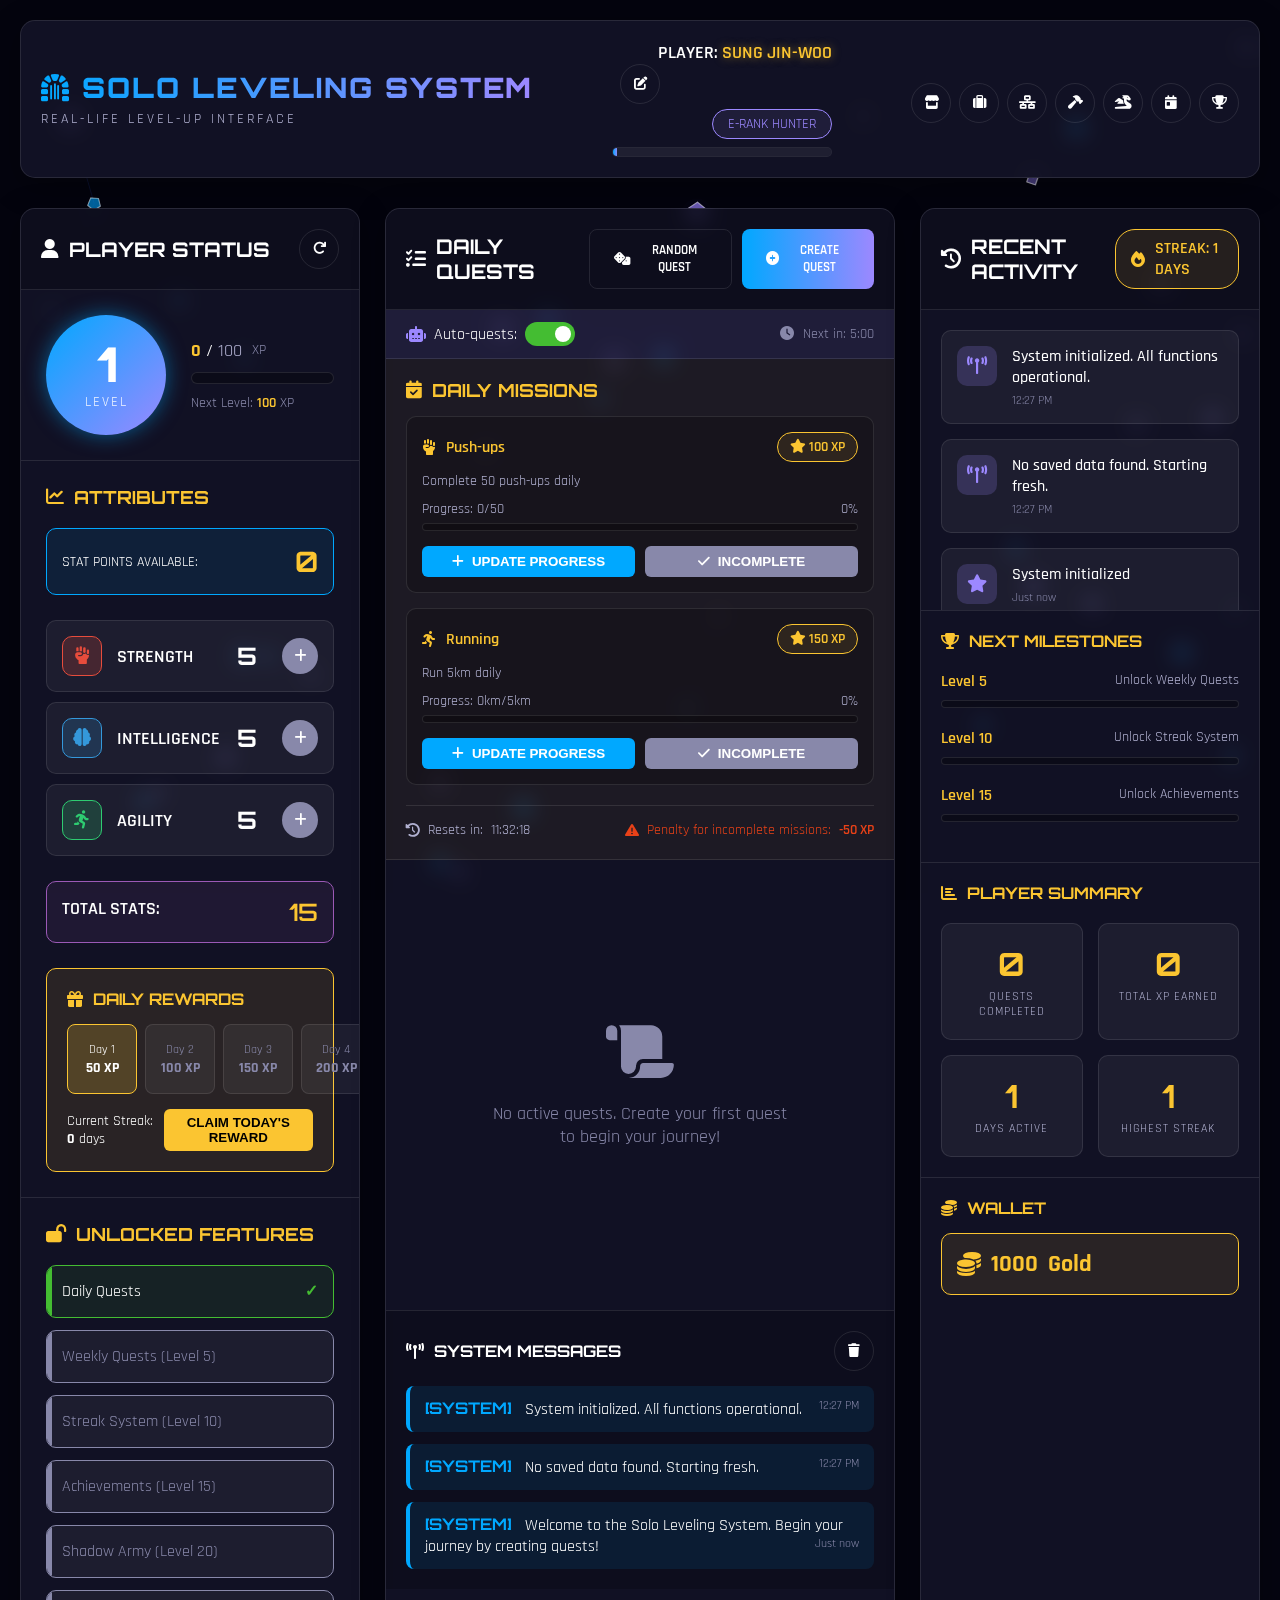
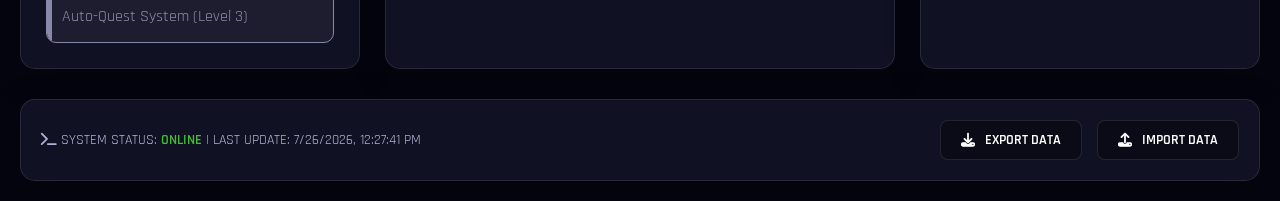
<file: new level/index.html>
<!DOCTYPE html>
<html lang="en">
<head>
    <meta charset="UTF-8">
    <meta name="viewport" content="width=device-width, initial-scale=1.0">
    <title>Solo Leveling: Real Life Level-Up System</title>
    <link rel="preconnect" href="https://fonts.googleapis.com">
    <link rel="preconnect" href="https://fonts.gstatic.com" crossorigin>
    <link href="https://fonts.googleapis.com/css2?family=Orbitron:wght@400;500;700;900&family=Rajdhani:wght@300;400;500;600;700&display=swap" rel="stylesheet">
    <link rel="stylesheet" href="https://cdnjs.cloudflare.com/ajax/libs/font-awesome/6.4.0/css/all.min.css">
    <link rel="stylesheet" href="style.css">
</head>
<body>
    <!-- Crystal Background Canvas -->
    <canvas id="crystalCanvas"></canvas>
    
    <!-- Main Container -->
    <div class="container">
        <!-- Header -->
        <header class="header">
            <div class="system-title">
                <h1><i class="fas fa-dungeon"></i> SOLO LEVELING SYSTEM</h1>
                <p class="system-subtitle">REAL-LIFE LEVEL-UP INTERFACE</p>
            </div>
            <div class="player-badge">
                <div class="player-name">PLAYER: 
                    <span id="playerName">SUNG JIN-WOO</span>
                    <button class="btn-icon" id="editName" title="Edit Name" style="margin-left:8px;">
                        <i class="fas fa-edit"></i>
                    </button>
                </div>
                <div class="player-rank" id="playerRank">E-RANK HUNTER</div>
                <!-- Rank progress bar (E -> S) -->
                <div class="rank-bar" title="Progress to S-Rank">
                    <div class="rank-progress" id="rankProgress" style="width:0%"></div>
                </div>
            </div>
            <div style="margin-top:8px; display:flex; gap:8px; justify-content:flex-end; flex-wrap:wrap;">
                <button class="btn-icon" id="shopBtn" title="Shop"><i class="fas fa-store"></i></button>
                <button class="btn-icon" id="inventoryBtn" title="Inventory"><i class="fas fa-suitcase"></i></button>
                <button class="btn-icon" id="skillTreeBtn" title="Skill Tree"><i class="fas fa-network-wired"></i></button>
                <button class="btn-icon" id="craftBtn" title="Crafting"><i class="fas fa-hammer"></i></button>
                <button class="btn-icon" id="petBtn" title="Pets"><i class="fas fa-dragon"></i></button>
                <button class="btn-icon" id="challengesBtn" title="Challenges"><i class="fas fa-calendar-day"></i></button>
                <button class="btn-icon" id="achievementsBtn" title="Achievements"><i class="fas fa-trophy"></i></button>
            </div>
        </header>

        <!-- Main Content -->
        <main class="main-content">
            <!-- Left Panel: Player Stats -->
            <section class="panel stats-panel">
                <div class="panel-header">
                    <h2><i class="fas fa-user"></i> PLAYER STATUS</h2>
                    <div class="panel-actions">
                        <button class="btn-icon" id="resetData" title="Reset System">
                            <i class="fas fa-redo"></i>
                        </button>
                    </div>
                </div>
                
                <div class="level-display">
                    <div class="level-circle">
                        <span class="level-number" id="playerLevel">1</span>
                        <span class="level-label">LEVEL</span>
                    </div>
                    <div class="xp-display">
                        <div class="xp-info">
                            <span class="xp-current" id="currentXP">0</span>
                            <span class="xp-separator">/</span>
                            <span class="xp-required" id="requiredXP">100</span>
                            <span class="xp-label">XP</span>
                        </div>
                        <div class="xp-bar-container">
                            <div class="xp-bar" id="xpBar"></div>
                        </div>
                        <div class="xp-next">Next Level: <span id="xpNeeded">100</span> XP</div>
                    </div>
                </div>
                
                <div class="stats-container">
                    <h3 class="stats-title"><i class="fas fa-chart-line"></i> ATTRIBUTES</h3>
                    <div class="stats-points">
                        <span class="stat-points-label">STAT POINTS AVAILABLE:</span>
                        <span class="stat-points-value" id="statPoints">0</span>
                    </div>
                    
                    <div class="stat-row">
                        <div class="stat-info">
                            <span class="stat-icon strength"><i class="fas fa-fist-raised"></i></span>
                            <span class="stat-name">STRENGTH</span>
                        </div>
                        <div class="stat-controls">
                            <span class="stat-value" id="strengthValue">5</span>
                            <button class="btn-stat" data-stat="strength"><i class="fas fa-plus"></i></button>
                        </div>
                    </div>
                    
                    <div class="stat-row">
                        <div class="stat-info">
                            <span class="stat-icon intelligence"><i class="fas fa-brain"></i></span>
                            <span class="stat-name">INTELLIGENCE</span>
                        </div>
                        <div class="stat-controls">
                            <span class="stat-value" id="intelligenceValue">5</span>
                            <button class="btn-stat" data-stat="intelligence"><i class="fas fa-plus"></i></button>
                        </div>
                    </div>
                    
                    <div class="stat-row">
                        <div class="stat-info">
                            <span class="stat-icon agility"><i class="fas fa-running"></i></span>
                            <span class="stat-name">AGILITY</span>
                        </div>
                        <div class="stat-controls">
                            <span class="stat-value" id="agilityValue">5</span>
                            <button class="btn-stat" data-stat="agility"><i class="fas fa-plus"></i></button>
                        </div>
                    </div>
                    
                    <div class="stats-total">
                        <span>TOTAL STATS:</span>
                        <span id="totalStats">15</span>
                    </div>
                    
                    <!-- Daily Login Rewards -->
                    <div class="daily-rewards">
                        <h3 class="daily-title"><i class="fas fa-gift"></i> DAILY REWARDS</h3>
                        <div class="rewards-grid" id="rewardsGrid"></div>
                        <div class="streak-info">
                            <span>Current Streak: <strong id="dailyStreak">0</strong> days</span>
                            <button class="btn-small" id="claimReward">CLAIM TODAY'S REWARD</button>
                        </div>
                    </div>
                </div>
                
                <div class="unlocks-container">
                    <h3 class="unlocks-title"><i class="fas fa-lock-open"></i> UNLOCKED FEATURES</h3>
                    <div class="unlocks-list" id="unlocksList">
                        <div class="unlock-item unlocked">Daily Quests</div>
                        <div class="unlock-item locked">Weekly Quests (Level 5)</div>
                        <div class="unlock-item locked">Streak System (Level 10)</div>
                        <div class="unlock-item locked">Achievements (Level 15)</div>
                        <div class="unlock-item locked">Shadow Army (Level 20)</div>
                        <div class="unlock-item locked">Auto-Quest System (Level 3)</div>
                    </div>
                </div>
            </section>
            
            <!-- Center Panel: Quests & System Messages -->
            <section class="panel quests-panel">
                <div class="panel-header">
                    <h2><i class="fas fa-tasks"></i> DAILY QUESTS</h2>
                    <div style="display:flex; gap:10px;">
                        <button class="btn-secondary" id="generateRandomQuest">
                            <i class="fas fa-dice"></i> RANDOM QUEST
                        </button>
                        <button class="btn-primary" id="createQuestBtn">
                            <i class="fas fa-plus-circle"></i> CREATE QUEST
                        </button>
                    </div>
                </div>
                
                <!-- Auto-quest controls -->
                <div class="auto-quest-controls">
                    <div class="auto-quest-toggle">
                        <i class="fas fa-robot"></i>
                        <span>Auto-quests:</span>
                        <label class="switch">
                            <input type="checkbox" id="autoQuestCheckbox">
                            <span class="slider"></span>
                        </label>
                    </div>
                    <div class="quest-timer">
                        <i class="fas fa-clock"></i> Next in: <span id="nextQuestTimer">5:00</span>
                    </div>
                </div>
                
                <!-- Daily Missions Section -->
                <div class="daily-missions-container">
                    <h3><i class="fas fa-calendar-check"></i> DAILY MISSIONS</h3>
                    <div class="daily-missions-list" id="dailyMissionsList">
                        <!-- Fixed daily missions will be added here -->
                    </div>
                    <div class="missions-info">
                        <div class="mission-timer">
                            <i class="fas fa-history"></i> Resets in: <span id="missionResetTimer">23:59:59</span>
                        </div>
                        <div class="mission-penalty">
                            <i class="fas fa-exclamation-triangle"></i> Penalty for incomplete missions: <span class="penalty-amount">-50 XP</span>
                        </div>
                    </div>
                </div>
                
                <div class="quests-list" id="questsList">
                    <!-- Quests will be dynamically added here -->
                    <div class="empty-quests">
                        <i class="fas fa-scroll"></i>
                        <p>No active quests. Create your first quest to begin your journey!</p>
                    </div>
                </div>
                
                <div class="system-messages">
                    <div class="messages-header">
                        <h3><i class="fas fa-broadcast-tower"></i> SYSTEM MESSAGES</h3>
                        <button class="btn-icon" id="clearMessages">
                            <i class="fas fa-trash"></i>
                        </button>
                    </div>
                    <div class="messages-container" id="systemMessages">
                        <div class="system-message">
                            <span class="message-tag">[SYSTEM]</span>
                            <span class="message-text">Welcome to the Solo Leveling System. Begin your journey by creating quests!</span>
                        </div>
                    </div>
                </div>
            </section>
            
            <!-- Right Panel: Recent Activity & Milestones -->
            <section class="panel activity-panel">
                <div class="panel-header">
                    <h2><i class="fas fa-history"></i> RECENT ACTIVITY</h2>
                    <div class="streak-display">
                        <i class="fas fa-fire"></i>
                        <span>STREAK: <span id="streakCount">0</span> DAYS</span>
                    </div>
                </div>
                
                <div class="activity-list" id="activityList">
                    <div class="activity-item">
                        <span class="activity-icon"><i class="fas fa-star"></i></span>
                        <div class="activity-content">
                            <div class="activity-text">System initialized</div>
                            <div class="activity-time">Just now</div>
                        </div>
                    </div>
                </div>
                
                <div class="milestones">
                    <h3><i class="fas fa-trophy"></i> NEXT MILESTONES</h3>
                    <div class="milestone-item">
                        <div class="milestone-info">
                            <span class="milestone-level">Level 5</span>
                            <span class="milestone-desc">Unlock Weekly Quests</span>
                        </div>
                        <div class="milestone-progress">
                            <div class="milestone-bar">
                                <div class="milestone-fill" id="milestone5"></div>
                            </div>
                        </div>
                    </div>
                    <div class="milestone-item">
                        <div class="milestone-info">
                            <span class="milestone-level">Level 10</span>
                            <span class="milestone-desc">Unlock Streak System</span>
                        </div>
                        <div class="milestone-progress">
                            <div class="milestone-bar">
                                <div class="milestone-fill" id="milestone10"></div>
                            </div>
                        </div>
                    </div>
                    <div class="milestone-item">
                        <div class="milestone-info">
                            <span class="milestone-level">Level 15</span>
                            <span class="milestone-desc">Unlock Achievements</span>
                        </div>
                        <div class="milestone-progress">
                            <div class="milestone-bar">
                                <div class="milestone-fill" id="milestone15"></div>
                            </div>
                        </div>
                    </div>
                </div>
                
                <div class="player-summary">
                    <h3><i class="fas fa-chart-bar"></i> PLAYER SUMMARY</h3>
                    <div class="summary-grid">
                        <div class="summary-item">
                            <div class="summary-value" id="totalQuests">0</div>
                            <div class="summary-label">Quests Completed</div>
                        </div>
                        <div class="summary-item">
                            <div class="summary-value" id="totalXP">0</div>
                            <div class="summary-label">Total XP Earned</div>
                        </div>
                        <div class="summary-item">
                            <div class="summary-value" id="daysActive">1</div>
                            <div class="summary-label">Days Active</div>
                        </div>
                        <div class="summary-item">
                            <div class="summary-value" id="highestStreak">0</div>
                            <div class="summary-label">Highest Streak</div>
                        </div>
                    </div>
                </div>
                
                <!-- Gold Display -->
                <div class="gold-display">
                    <h3><i class="fas fa-coins"></i> WALLET</h3>
                    <div class="gold-amount">
                        <i class="fas fa-coins"></i>
                        <span id="goldAmount">1000</span> Gold
                    </div>
                </div>
            </section>
        </main>
        
        <!-- Footer -->
        <footer class="footer">
            <div class="footer-text">
                <i class="fas fa-terminal"></i> SYSTEM STATUS: <span class="online">ONLINE</span> | 
                LAST UPDATE: <span id="lastUpdate">Just now</span>
            </div>
            <div class="footer-actions">
                <button class="btn-footer" id="exportData">
                    <i class="fas fa-download"></i> EXPORT DATA
                </button>
                <button class="btn-footer" id="importData">
                    <i class="fas fa-upload"></i> IMPORT DATA
                </button>
            </div>
        </footer>
    </div>
    
    <!-- Quest Creation Modal -->
    <div class="modal" id="questModal">
        <div class="modal-content">
            <div class="modal-header">
                <h2><i class="fas fa-plus-circle"></i> CREATE NEW QUEST</h2>
                <button class="modal-close" id="closeModal">&times;</button>
            </div>
            <div class="modal-body">
                <div class="form-group">
                    <label for="questName"><i class="fas fa-heading"></i> QUEST NAME</label>
                    <input type="text" id="questName" placeholder="Enter quest name...">
                </div>
                <div class="form-group">
                    <label for="questCategory"><i class="fas fa-tag"></i> QUEST CATEGORY</label>
                    <div class="category-selector">
                        <button class="category-btn active" data-category="strength">
                            <i class="fas fa-fist-raised"></i> STRENGTH
                        </button>
                        <button class="category-btn" data-category="intelligence">
                            <i class="fas fa-brain"></i> INTELLIGENCE
                        </button>
                        <button class="category-btn" data-category="agility">
                            <i class="fas fa-running"></i> AGILITY
                        </button>
                    </div>
                </div>
                <div class="form-group">
                    <label for="questXP"><i class="fas fa-star"></i> XP REWARD</label>
                    <div class="xp-selector">
                        <button class="xp-option" data-xp="10">10 XP</button>
                        <button class="xp-option" data-xp="25">25 XP</button>
                        <button class="xp-option active" data-xp="50">50 XP</button>
                        <button class="xp-option" data-xp="100">100 XP</button>
                        <button class="xp-option" data-xp="150">150 XP</button>
                    </div>
                    <div class="custom-xp">
                        <input type="number" id="customXP" min="10" max="500" placeholder="Or enter custom XP (10-500)">
                    </div>
                </div>
                <div class="form-group">
                    <label for="questDescription"><i class="fas fa-align-left"></i> QUEST DESCRIPTION (Optional)</label>
                    <textarea id="questDescription" placeholder="Describe your quest..."></textarea>
                </div>
            </div>
            <div class="modal-footer">
                <button class="btn-secondary" id="cancelQuest">CANCEL</button>
                <button class="btn-primary" id="saveQuest">CREATE QUEST</button>
            </div>
        </div>
    </div>
    
    <!-- Level Up Overlay -->
    <div class="levelup-overlay" id="levelUpOverlay">
        <div class="levelup-content">
            <div class="levelup-title">LEVEL UP!</div>
            <div class="levelup-newlevel" id="newLevel">2</div>
            <div class="levelup-message">You have reached level <span id="levelDisplay">2</span>!</div>
            <div class="levelup-reward">
                <i class="fas fa-gem"></i>
                <span>REWARD: <span id="statPointsReward">1</span> STAT POINT(S)</span>
            </div>
            <div class="levelup-unlock" id="unlockMessage"></div>
            <button class="btn-primary levelup-close" id="closeLevelUp">CONTINUE</button>
        </div>
    </div>
    
    <!-- Import/Export Modal -->
    <div class="modal" id="dataModal">
        <div class="modal-content">
            <div class="modal-header">
                <h2><i class="fas fa-database"></i> SYSTEM DATA</h2>
                <button class="modal-close" id="closeDataModal">&times;</button>
            </div>
            <div class="modal-body">
                <div class="data-section" id="exportSection">
                    <h3><i class="fas fa-download"></i> EXPORT DATA</h3>
                    <p>Copy your system data to save or transfer to another device:</p>
                    <textarea id="exportDataText" readonly></textarea>
                    <button class="btn-primary" id="copyData">COPY TO CLIPBOARD</button>
                </div>
                <div class="data-section" id="importSection">
                    <h3><i class="fas fa-upload"></i> IMPORT DATA</h3>
                    <p>Paste previously exported system data to restore your progress:</p>
                    <textarea id="importDataText" placeholder="Paste your system data here..."></textarea>
                    <button class="btn-primary" id="restoreData">RESTORE DATA</button>
                    <div class="warning">
                        <i class="fas fa-exclamation-triangle"></i> Warning: This will overwrite your current data!
                    </div>
                </div>
            </div>
        </div>
    </div>

    <!-- Shop Modal -->
    <div class="modal" id="shopModal">
        <div class="modal-content">
            <div class="modal-header"><h2><i class="fas fa-store"></i> SHOP</h2><button class="modal-close" onclick="document.getElementById('shopModal').classList.remove('active')">&times;</button></div>
            <div class="modal-body" id="shopList" style="display:flex;flex-direction:column;gap:10px;"></div>
        </div>
    </div>

    <!-- Inventory Modal -->
    <div class="modal" id="inventoryModal">
        <div class="modal-content">
            <div class="modal-header"><h2><i class="fas fa-suitcase"></i> INVENTORY</h2><button class="modal-close" onclick="document.getElementById('inventoryModal').classList.remove('active')">&times;</button></div>
            <div class="modal-body" id="inventoryList"></div>
        </div>
    </div>

    <!-- Skill Tree Modal -->
    <div class="modal" id="skillTreeModal">
        <div class="modal-content">
            <div class="modal-header"><h2><i class="fas fa-network-wired"></i> SKILL TREE</h2><button class="modal-close" onclick="document.getElementById('skillTreeModal').classList.remove('active')">&times;</button></div>
            <div class="modal-body" id="skillTree" style="display:flex;flex-direction:column;gap:10px;"></div>
        </div>
    </div>

    <!-- Crafting Modal -->
    <div class="modal" id="craftModal">
        <div class="modal-content">
            <div class="modal-header"><h2><i class="fas fa-hammer"></i> CRAFTING</h2><button class="modal-close" onclick="document.getElementById('craftModal').classList.remove('active')">&times;</button></div>
            <div class="modal-body">
                <div id="craftList" style="display:flex;flex-direction:column;gap:10px;"></div>
                <h4 style="margin-top:15px">Resources</h4>
                <div id="resourcesList"></div>
            </div>
        </div>
    </div>

    <!-- Pets Modal -->
    <div class="modal" id="petModal">
        <div class="modal-content">
            <div class="modal-header"><h2><i class="fas fa-dragon"></i> PETS</h2><button class="modal-close" onclick="document.getElementById('petModal').classList.remove('active')">&times;</button></div>
            <div class="modal-body" id="petsList"></div>
        </div>
    </div>

    <!-- Challenges Modal -->
    <div class="modal" id="challengesModal">
        <div class="modal-content">
            <div class="modal-header"><h2><i class="fas fa-calendar-day"></i> CHALLENGES</h2><button class="modal-close" onclick="document.getElementById('challengesModal').classList.remove('active')">&times;</button></div>
            <div class="modal-body" id="challengesList"></div>
        </div>
    </div>

    <!-- Achievements Modal -->
    <div class="modal" id="achievementsModal">
        <div class="modal-content">
            <div class="modal-header"><h2><i class="fas fa-trophy"></i> ACHIEVEMENTS</h2><button class="modal-close" onclick="document.getElementById('achievementsModal').classList.remove('active')">&times;</button></div>
            <div class="modal-body" id="achievementsList"></div>
        </div>
    </div>

    <script src="script.js"></script>
</body>
</html>
</file>
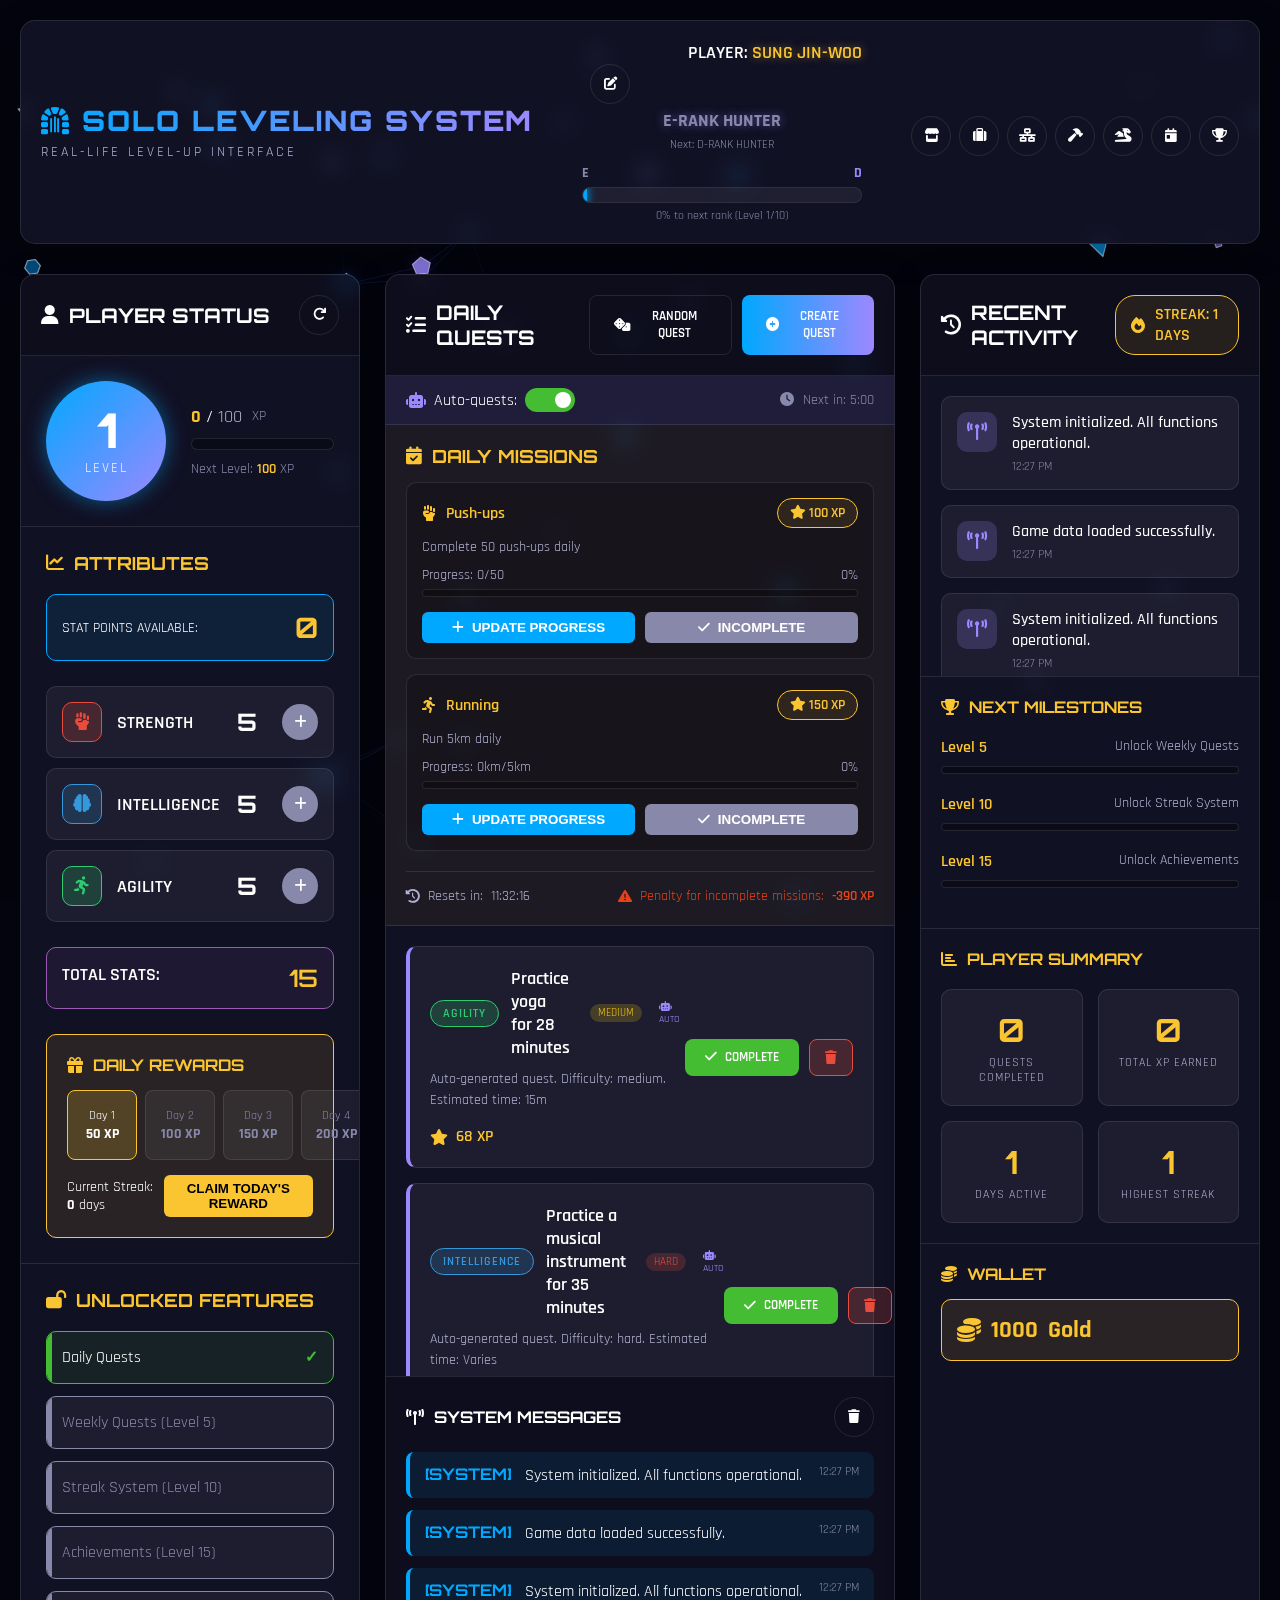
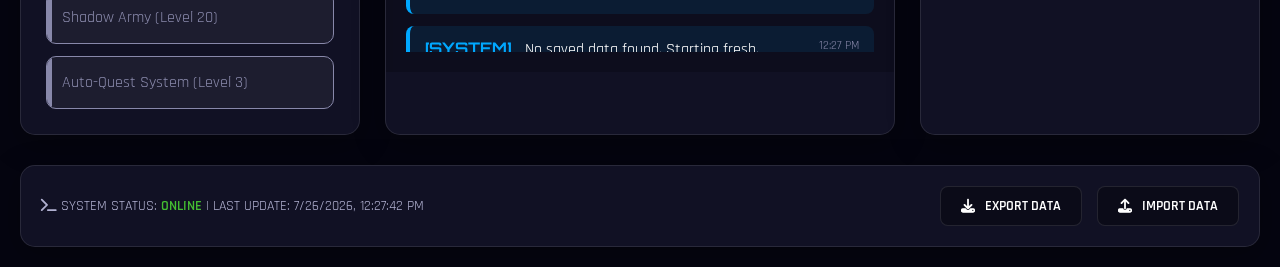
<file: New_level/index.html>
<!DOCTYPE html>
<html lang="en">
<head>
    <meta charset="UTF-8">
    <meta name="viewport" content="width=device-width, initial-scale=1.0">
    <title>Solo Leveling: Real Life Level-Up System</title>
    <link rel="preconnect" href="https://fonts.googleapis.com">
    <link rel="preconnect" href="https://fonts.gstatic.com" crossorigin>
    <link href="https://fonts.googleapis.com/css2?family=Orbitron:wght@400;500;700;900&family=Rajdhani:wght@300;400;500;600;700&display=swap" rel="stylesheet">
    <link rel="stylesheet" href="https://cdnjs.cloudflare.com/ajax/libs/font-awesome/6.4.0/css/all.min.css">
    <link rel="stylesheet" href="style.css">
</head>
<body>
    <!-- Crystal Background Canvas -->
    <canvas id="crystalCanvas"></canvas>
    
    <!-- Main Container -->
    <div class="container">
        <!-- Header -->
        <header class="header">
            <div class="system-title">
                <h1><i class="fas fa-dungeon"></i> SOLO LEVELING SYSTEM</h1>
                <p class="system-subtitle">REAL-LIFE LEVEL-UP INTERFACE</p>
            </div>
            <div class="player-badge">
                <div class="player-name">PLAYER: 
                    <span id="playerName">SUNG JIN-WOO</span>
                    <button class="btn-icon" id="editName" title="Edit Name" style="margin-left:8px;">
                        <i class="fas fa-edit"></i>
                    </button>
                </div>
                <div class="player-rank-display">
                    <div class="player-rank" id="playerRank">E-RANK HUNTER</div>
                    <div class="next-rank" id="nextRank">Next: D-RANK HUNTER</div>
                </div>
                <!-- Rank progress bar (Current Rank -> Next Rank) -->
                <div class="rank-progress-container">
                    <div class="rank-labels">
                        <span class="current-rank-label" id="currentRankLabel">E</span>
                        <span class="next-rank-label" id="nextRankLabel">D</span>
                    </div>
                    <div class="rank-bar" title="Progress to next rank">
                        <div class="rank-progress" id="rankProgress"></div>
                        <div class="rank-marker" id="rankMarker" style="left:0%"></div>
                    </div>
                    <div class="rank-progress-text" id="rankProgressText">0% to next rank</div>
                </div>
            </div>
            <div style="margin-top:8px; display:flex; gap:8px; justify-content:flex-end; flex-wrap:wrap;">
                <button class="btn-icon" id="shopBtn" title="Shop"><i class="fas fa-store"></i></button>
                <button class="btn-icon" id="inventoryBtn" title="Inventory"><i class="fas fa-suitcase"></i></button>
                <button class="btn-icon" id="skillTreeBtn" title="Skill Tree"><i class="fas fa-network-wired"></i></button>
                <button class="btn-icon" id="craftBtn" title="Crafting"><i class="fas fa-hammer"></i></button>
                <button class="btn-icon" id="petBtn" title="Pets"><i class="fas fa-dragon"></i></button>
                <button class="btn-icon" id="challengesBtn" title="Challenges"><i class="fas fa-calendar-day"></i></button>
                <button class="btn-icon" id="achievementsBtn" title="Achievements"><i class="fas fa-trophy"></i></button>
            </div>
        </header>

        <!-- Main Content -->
        <main class="main-content">
            <!-- Left Panel: Player Stats -->
            <section class="panel stats-panel">
                <div class="panel-header">
                    <h2><i class="fas fa-user"></i> PLAYER STATUS</h2>
                    <div class="panel-actions">
                        <button class="btn-icon" id="resetData" title="Reset System">
                            <i class="fas fa-redo"></i>
                        </button>
                    </div>
                </div>
                
                <div class="level-display">
                    <div class="level-circle">
                        <span class="level-number" id="playerLevel">1</span>
                        <span class="level-label">LEVEL</span>
                    </div>
                    <div class="xp-display">
                        <div class="xp-info">
                            <span class="xp-current" id="currentXP">0</span>
                            <span class="xp-separator">/</span>
                            <span class="xp-required" id="requiredXP">100</span>
                            <span class="xp-label">XP</span>
                        </div>
                        <div class="xp-bar-container">
                            <div class="xp-bar" id="xpBar"></div>
                        </div>
                        <div class="xp-next">Next Level: <span id="xpNeeded">100</span> XP</div>
                    </div>
                </div>
                
                <div class="stats-container">
                    <h3 class="stats-title"><i class="fas fa-chart-line"></i> ATTRIBUTES</h3>
                    <div class="stats-points">
                        <span class="stat-points-label">STAT POINTS AVAILABLE:</span>
                        <span class="stat-points-value" id="statPoints">0</span>
                    </div>
                    
                    <div class="stat-row">
                        <div class="stat-info">
                            <span class="stat-icon strength"><i class="fas fa-fist-raised"></i></span>
                            <span class="stat-name">STRENGTH</span>
                        </div>
                        <div class="stat-controls">
                            <span class="stat-value" id="strengthValue">5</span>
                            <button class="btn-stat" data-stat="strength"><i class="fas fa-plus"></i></button>
                        </div>
                    </div>
                    
                    <div class="stat-row">
                        <div class="stat-info">
                            <span class="stat-icon intelligence"><i class="fas fa-brain"></i></span>
                            <span class="stat-name">INTELLIGENCE</span>
                        </div>
                        <div class="stat-controls">
                            <span class="stat-value" id="intelligenceValue">5</span>
                            <button class="btn-stat" data-stat="intelligence"><i class="fas fa-plus"></i></button>
                        </div>
                    </div>
                    
                    <div class="stat-row">
                        <div class="stat-info">
                            <span class="stat-icon agility"><i class="fas fa-running"></i></span>
                            <span class="stat-name">AGILITY</span>
                        </div>
                        <div class="stat-controls">
                            <span class="stat-value" id="agilityValue">5</span>
                            <button class="btn-stat" data-stat="agility"><i class="fas fa-plus"></i></button>
                        </div>
                    </div>
                    
                    <div class="stats-total">
                        <span>TOTAL STATS:</span>
                        <span id="totalStats">15</span>
                    </div>
                    
                    <!-- Daily Login Rewards -->
                    <div class="daily-rewards">
                        <h3 class="daily-title"><i class="fas fa-gift"></i> DAILY REWARDS</h3>
                        <div class="rewards-grid" id="rewardsGrid"></div>
                        <div class="streak-info">
                            <span>Current Streak: <strong id="dailyStreak">0</strong> days</span>
                            <button class="btn-small" id="claimReward">CLAIM TODAY'S REWARD</button>
                        </div>
                    </div>
                </div>
                
                <div class="unlocks-container">
                    <h3 class="unlocks-title"><i class="fas fa-lock-open"></i> UNLOCKED FEATURES</h3>
                    <div class="unlocks-list" id="unlocksList">
                        <div class="unlock-item unlocked">Daily Quests</div>
                        <div class="unlock-item locked">Weekly Quests (Level 5)</div>
                        <div class="unlock-item locked">Streak System (Level 10)</div>
                        <div class="unlock-item locked">Achievements (Level 15)</div>
                        <div class="unlock-item locked">Shadow Army (Level 20)</div>
                        <div class="unlock-item locked">Auto-Quest System (Level 3)</div>
                    </div>
                </div>
            </section>
            
            <!-- Center Panel: Quests & System Messages -->
            <section class="panel quests-panel">
                <div class="panel-header">
                    <h2><i class="fas fa-tasks"></i> DAILY QUESTS</h2>
                    <div style="display:flex; gap:10px;">
                        <button class="btn-secondary" id="generateRandomQuest">
                            <i class="fas fa-dice"></i> RANDOM QUEST
                        </button>
                        <button class="btn-primary" id="createQuestBtn">
                            <i class="fas fa-plus-circle"></i> CREATE QUEST
                        </button>
                    </div>
                </div>
                
                <!-- Auto-quest controls -->
                <div class="auto-quest-controls">
                    <div class="auto-quest-toggle">
                        <i class="fas fa-robot"></i>
                        <span>Auto-quests:</span>
                        <label class="switch">
                            <input type="checkbox" id="autoQuestCheckbox">
                            <span class="slider"></span>
                        </label>
                    </div>
                    <div class="quest-timer">
                        <i class="fas fa-clock"></i> Next in: <span id="nextQuestTimer">5:00</span>
                    </div>
                </div>
                
                <!-- Daily Missions Section -->
                <div class="daily-missions-container">
                    <h3><i class="fas fa-calendar-check"></i> DAILY MISSIONS</h3>
                    <div class="daily-missions-list" id="dailyMissionsList">
                        <!-- Fixed daily missions will be added here -->
                    </div>
                    <div class="missions-info">
                        <div class="mission-timer">
                            <i class="fas fa-history"></i> Resets in: <span id="missionResetTimer">23:59:59</span>
                        </div>
                        <div class="mission-penalty">
                            <i class="fas fa-exclamation-triangle"></i> Penalty for incomplete missions: <span class="penalty-amount">-390 XP</span>
                        </div>
                    </div>
                </div>
                
                <div class="quests-list" id="questsList">
                    <!-- Quests will be dynamically added here -->
                    <div class="empty-quests">
                        <i class="fas fa-scroll"></i>
                        <p>No active quests. Create your first quest to begin your journey!</p>
                    </div>
                </div>
                
                <div class="system-messages">
                    <div class="messages-header">
                        <h3><i class="fas fa-broadcast-tower"></i> SYSTEM MESSAGES</h3>
                        <button class="btn-icon" id="clearMessages">
                            <i class="fas fa-trash"></i>
                        </button>
                    </div>
                    <div class="messages-container" id="systemMessages">
                        <div class="system-message">
                            <span class="message-tag">[SYSTEM]</span>
                            <span class="message-text">Welcome to the Solo Leveling System. Begin your journey by creating quests!</span>
                        </div>
                    </div>
                </div>
            </section>
            
            <!-- Right Panel: Recent Activity & Milestones -->
            <section class="panel activity-panel">
                <div class="panel-header">
                    <h2><i class="fas fa-history"></i> RECENT ACTIVITY</h2>
                    <div class="streak-display">
                        <i class="fas fa-fire"></i>
                        <span>STREAK: <span id="streakCount">0</span> DAYS</span>
                    </div>
                </div>
                
                <div class="activity-list" id="activityList">
                    <div class="activity-item">
                        <span class="activity-icon"><i class="fas fa-star"></i></span>
                        <div class="activity-content">
                            <div class="activity-text">System initialized</div>
                            <div class="activity-time">Just now</div>
                        </div>
                    </div>
                </div>
                
                <div class="milestones">
                    <h3><i class="fas fa-trophy"></i> NEXT MILESTONES</h3>
                    <div class="milestone-item">
                        <div class="milestone-info">
                            <span class="milestone-level">Level 5</span>
                            <span class="milestone-desc">Unlock Weekly Quests</span>
                        </div>
                        <div class="milestone-progress">
                            <div class="milestone-bar">
                                <div class="milestone-fill" id="milestone5"></div>
                            </div>
                        </div>
                    </div>
                    <div class="milestone-item">
                        <div class="milestone-info">
                            <span class="milestone-level">Level 10</span>
                            <span class="milestone-desc">Unlock Streak System</span>
                        </div>
                        <div class="milestone-progress">
                            <div class="milestone-bar">
                                <div class="milestone-fill" id="milestone10"></div>
                            </div>
                        </div>
                    </div>
                    <div class="milestone-item">
                        <div class="milestone-info">
                            <span class="milestone-level">Level 15</span>
                            <span class="milestone-desc">Unlock Achievements</span>
                        </div>
                        <div class="milestone-progress">
                            <div class="milestone-bar">
                                <div class="milestone-fill" id="milestone15"></div>
                            </div>
                        </div>
                    </div>
                </div>
                
                <div class="player-summary">
                    <h3><i class="fas fa-chart-bar"></i> PLAYER SUMMARY</h3>
                    <div class="summary-grid">
                        <div class="summary-item">
                            <div class="summary-value" id="totalQuests">0</div>
                            <div class="summary-label">Quests Completed</div>
                        </div>
                        <div class="summary-item">
                            <div class="summary-value" id="totalXP">0</div>
                            <div class="summary-label">Total XP Earned</div>
                        </div>
                        <div class="summary-item">
                            <div class="summary-value" id="daysActive">1</div>
                            <div class="summary-label">Days Active</div>
                        </div>
                        <div class="summary-item">
                            <div class="summary-value" id="highestStreak">0</div>
                            <div class="summary-label">Highest Streak</div>
                        </div>
                    </div>
                </div>
                
                <!-- Gold Display -->
                <div class="gold-display">
                    <h3><i class="fas fa-coins"></i> WALLET</h3>
                    <div class="gold-amount">
                        <i class="fas fa-coins"></i>
                        <span id="goldAmount">1000</span> Gold
                    </div>
                </div>
            </section>
        </main>
        
        <!-- Footer -->
        <footer class="footer">
            <div class="footer-text">
                <i class="fas fa-terminal"></i> SYSTEM STATUS: <span class="online">ONLINE</span> | 
                LAST UPDATE: <span id="lastUpdate">Just now</span>
            </div>
            <div class="footer-actions">
                <button class="btn-footer" id="exportData">
                    <i class="fas fa-download"></i> EXPORT DATA
                </button>
                <button class="btn-footer" id="importData">
                    <i class="fas fa-upload"></i> IMPORT DATA
                </button>
            </div>
        </footer>
    </div>
    
    <!-- Quest Creation Modal -->
    <div class="modal" id="questModal">
        <div class="modal-content">
            <div class="modal-header">
                <h2><i class="fas fa-plus-circle"></i> CREATE NEW QUEST</h2>
                <button class="modal-close" id="closeModal">&times;</button>
            </div>
            <div class="modal-body">
                <div class="form-group">
                    <label for="questName"><i class="fas fa-heading"></i> QUEST NAME</label>
                    <input type="text" id="questName" placeholder="Enter quest name...">
                </div>
                <div class="form-group">
                    <label for="questCategory"><i class="fas fa-tag"></i> QUEST CATEGORY</label>
                    <div class="category-selector">
                        <button class="category-btn active" data-category="strength">
                            <i class="fas fa-fist-raised"></i> STRENGTH
                        </button>
                        <button class="category-btn" data-category="intelligence">
                            <i class="fas fa-brain"></i> INTELLIGENCE
                        </button>
                        <button class="category-btn" data-category="agility">
                            <i class="fas fa-running"></i> AGILITY
                        </button>
                    </div>
                </div>
                <div class="form-group">
                    <label for="questXP"><i class="fas fa-star"></i> XP REWARD</label>
                    <div class="xp-selector">
                        <button class="xp-option" data-xp="10">10 XP</button>
                        <button class="xp-option" data-xp="25">25 XP</button>
                        <button class="xp-option active" data-xp="50">50 XP</button>
                        <button class="xp-option" data-xp="100">100 XP</button>
                        <button class="xp-option" data-xp="150">150 XP</button>
                    </div>
                    <div class="custom-xp">
                        <input type="number" id="customXP" min="10" max="500" placeholder="Or enter custom XP (10-500)">
                    </div>
                </div>
                <div class="form-group">
                    <label for="questDescription"><i class="fas fa-align-left"></i> QUEST DESCRIPTION (Optional)</label>
                    <textarea id="questDescription" placeholder="Describe your quest..."></textarea>
                </div>
            </div>
            <div class="modal-footer">
                <button class="btn-secondary" id="cancelQuest">CANCEL</button>
                <button class="btn-primary" id="saveQuest">CREATE QUEST</button>
            </div>
        </div>
    </div>
    
    <!-- Level Up Overlay -->
    <div class="levelup-overlay" id="levelUpOverlay">
        <div class="levelup-content">
            <div class="levelup-title">LEVEL UP!</div>
            <div class="levelup-newlevel" id="newLevel">2</div>
            <div class="levelup-message">You have reached level <span id="levelDisplay">2</span>!</div>
            <div class="levelup-reward">
                <i class="fas fa-gem"></i>
                <span>REWARD: <span id="statPointsReward">1</span> STAT POINT(S)</span>
            </div>
            <div class="levelup-unlock" id="unlockMessage"></div>
            <button class="btn-primary levelup-close" id="closeLevelUp">CONTINUE</button>
        </div>
    </div>
    
    <!-- Rank Up Overlay -->
    <div class="rankup-overlay" id="rankUpOverlay">
        <div class="rankup-content">
            <div class="rankup-title">RANK UP!</div>
            <div class="rankup-newrank" id="newRank">D-RANK HUNTER</div>
            <div class="rankup-message">You have been promoted to <span id="rankDisplay">D-RANK HUNTER</span>!</div>
            <div class="rankup-rewards">
                <h3><i class="fas fa-gift"></i> REWARDS</h3>
                <div class="rewards-list" id="rewardsList"></div>
            </div>
            <button class="btn-primary rankup-close" id="closeRankUp">CONTINUE</button>
        </div>
    </div>
    
    <!-- Import/Export Modal -->
    <div class="modal" id="dataModal">
        <div class="modal-content">
            <div class="modal-header">
                <h2><i class="fas fa-database"></i> SYSTEM DATA</h2>
                <button class="modal-close" id="closeDataModal">&times;</button>
            </div>
            <div class="modal-body">
                <div class="data-section" id="exportSection">
                    <h3><i class="fas fa-download"></i> EXPORT DATA</h3>
                    <p>Copy your system data to save or transfer to another device:</p>
                    <textarea id="exportDataText" readonly></textarea>
                    <button class="btn-primary" id="copyData">COPY TO CLIPBOARD</button>
                </div>
                <div class="data-section" id="importSection">
                    <h3><i class="fas fa-upload"></i> IMPORT DATA</h3>
                    <p>Paste previously exported system data to restore your progress:</p>
                    <textarea id="importDataText" placeholder="Paste your system data here..."></textarea>
                    <button class="btn-primary" id="restoreData">RESTORE DATA</button>
                    <div class="warning">
                        <i class="fas fa-exclamation-triangle"></i> Warning: This will overwrite your current data!
                    </div>
                </div>
            </div>
        </div>
    </div>

    <!-- Shop Modal -->
    <div class="modal" id="shopModal">
        <div class="modal-content">
            <div class="modal-header"><h2><i class="fas fa-store"></i> SHOP</h2><button class="modal-close" onclick="document.getElementById('shopModal').classList.remove('active')">&times;</button></div>
            <div class="modal-body" id="shopList" style="display:flex;flex-direction:column;gap:10px;"></div>
        </div>
    </div>

    <!-- Inventory Modal -->
    <div class="modal" id="inventoryModal">
        <div class="modal-content">
            <div class="modal-header"><h2><i class="fas fa-suitcase"></i> INVENTORY</h2><button class="modal-close" onclick="document.getElementById('inventoryModal').classList.remove('active')">&times;</button></div>
            <div class="modal-body" id="inventoryList"></div>
        </div>
    </div>

    <!-- Skill Tree Modal -->
    <div class="modal" id="skillTreeModal">
        <div class="modal-content">
            <div class="modal-header"><h2><i class="fas fa-network-wired"></i> SKILL TREE</h2><button class="modal-close" onclick="document.getElementById('skillTreeModal').classList.remove('active')">&times;</button></div>
            <div class="modal-body" id="skillTree" style="display:flex;flex-direction:column;gap:10px;"></div>
        </div>
    </div>

    <!-- Crafting Modal -->
    <div class="modal" id="craftModal">
        <div class="modal-content">
            <div class="modal-header"><h2><i class="fas fa-hammer"></i> CRAFTING</h2><button class="modal-close" onclick="document.getElementById('craftModal').classList.remove('active')">&times;</button></div>
            <div class="modal-body">
                <div id="craftList" style="display:flex;flex-direction:column;gap:10px;"></div>
                <h4 style="margin-top:15px">Resources</h4>
                <div id="resourcesList"></div>
            </div>
        </div>
    </div>

    <!-- Pets Modal -->
    <div class="modal" id="petModal">
        <div class="modal-content">
            <div class="modal-header"><h2><i class="fas fa-dragon"></i> PETS</h2><button class="modal-close" onclick="document.getElementById('petModal').classList.remove('active')">&times;</button></div>
            <div class="modal-body" id="petsList"></div>
        </div>
    </div>

    <!-- Challenges Modal -->
    <div class="modal" id="challengesModal">
        <div class="modal-content">
            <div class="modal-header"><h2><i class="fas fa-calendar-day"></i> CHALLENGES</h2><button class="modal-close" onclick="document.getElementById('challengesModal').classList.remove('active')">&times;</button></div>
            <div class="modal-body" id="challengesList"></div>
        </div>
    </div>

    <!-- Achievements Modal -->
    <div class="modal" id="achievementsModal">
        <div class="modal-content">
            <div class="modal-header"><h2><i class="fas fa-trophy"></i> ACHIEVEMENTS</h2><button class="modal-close" onclick="document.getElementById('achievementsModal').classList.remove('active')">&times;</button></div>
            <div class="modal-body" id="achievementsList"></div>
        </div>
    </div>

    <script src="script.js"></script>
</body>
</html>
</file>
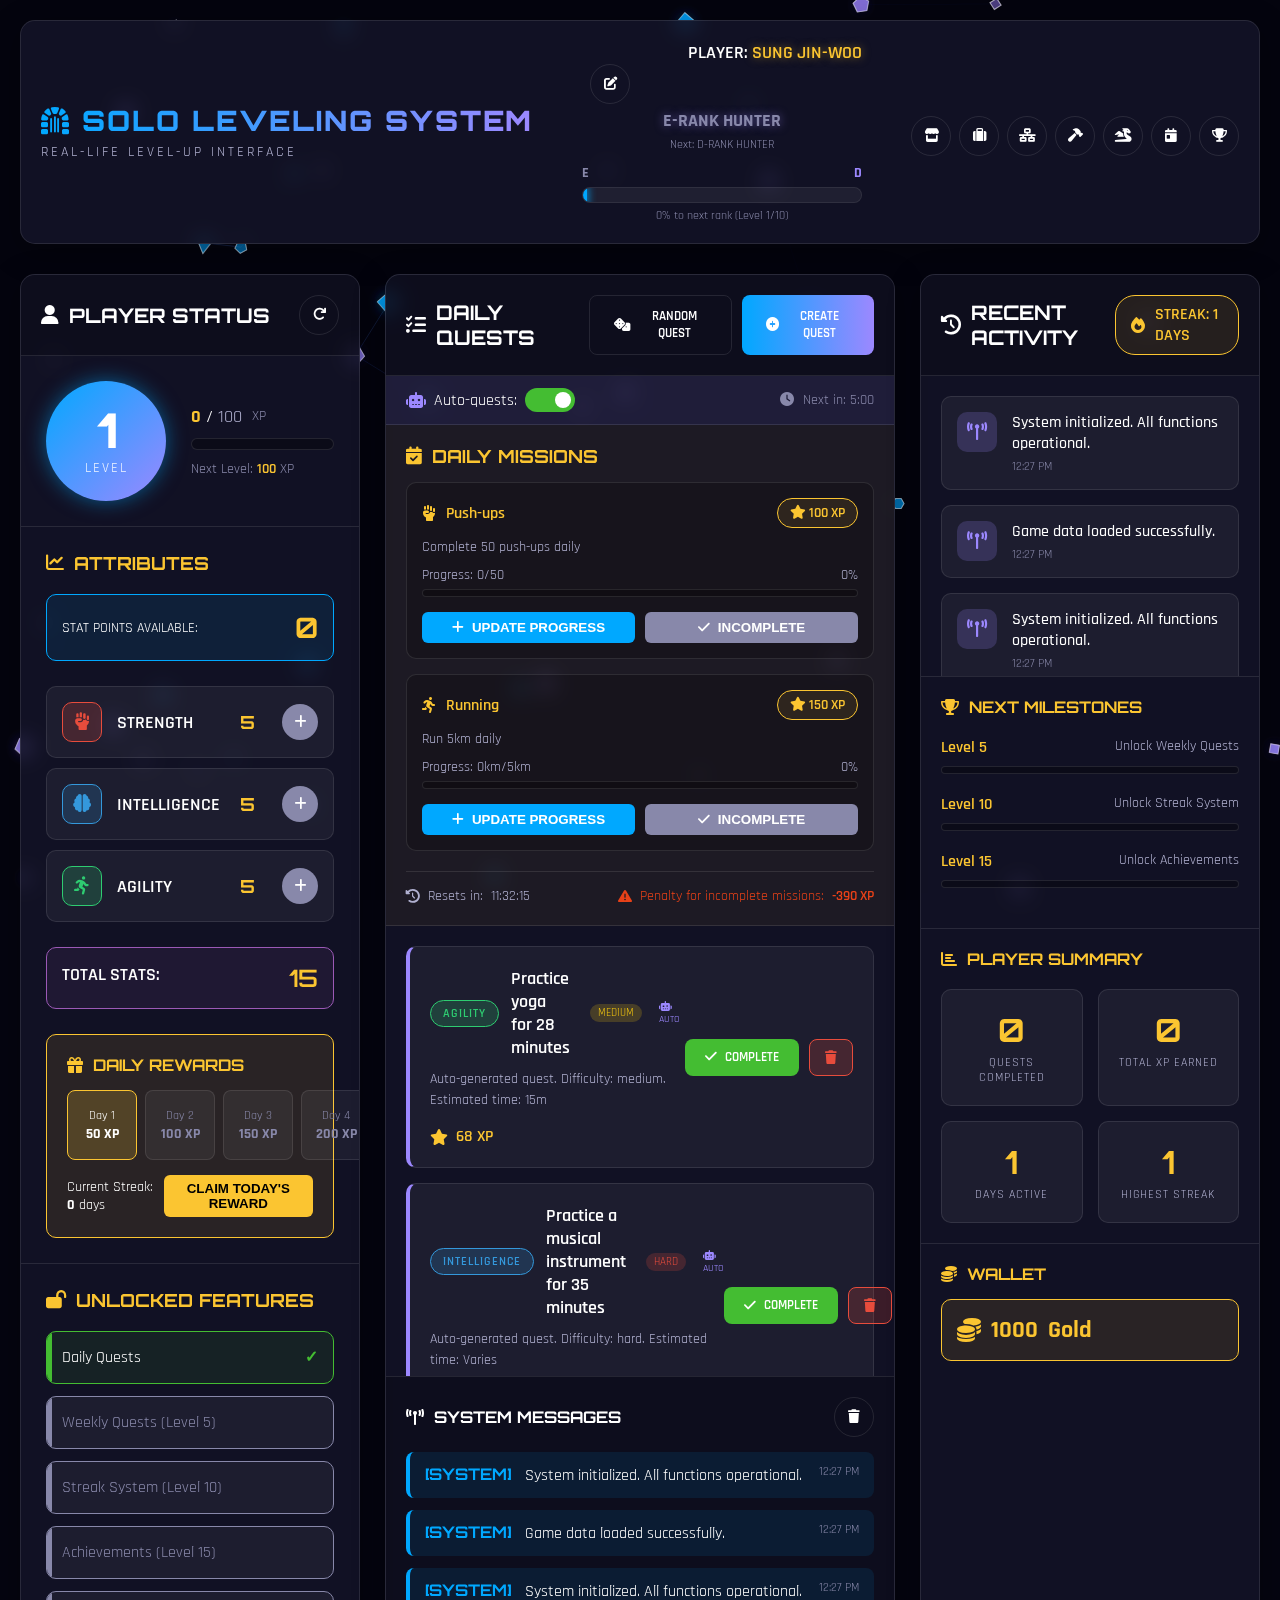
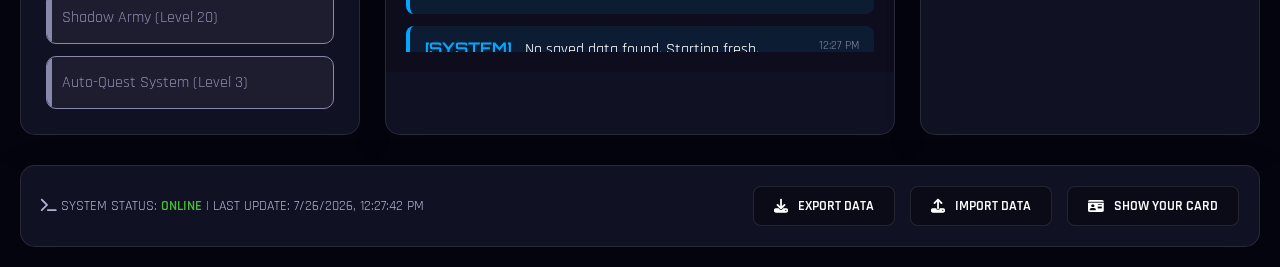
<file: New_level_Up/index.html>
<!DOCTYPE html>
<html lang="en">
<head>
    <meta charset="UTF-8">
    <meta name="viewport" content="width=device-width, initial-scale=1.0">
    <title>Solo Leveling: Real Life Level-Up System</title>
    <link rel="preconnect" href="https://fonts.googleapis.com">
    <link rel="preconnect" href="https://fonts.gstatic.com" crossorigin>
    <link href="https://fonts.googleapis.com/css2?family=Orbitron:wght@400;500;700;900&family=Rajdhani:wght@300;400;500;600;700&display=swap" rel="stylesheet">
    <link rel="stylesheet" href="https://cdnjs.cloudflare.com/ajax/libs/font-awesome/6.4.0/css/all.min.css">
    <link rel="stylesheet" href="style.css">
    <!-- Optional: Image download ke liye -->
    <script src="https://html2canvas.hertzen.com/dist/html2canvas.min.js"></script>
</head>
<body>
    <!-- Crystal Background Canvas -->
    <canvas id="crystalCanvas"></canvas>
    
    <!-- Main Container -->
    <div class="container">
        <!-- Header -->
        <header class="header">
            <div class="system-title">
                <h1><i class="fas fa-dungeon"></i> SOLO LEVELING SYSTEM</h1>
                <p class="system-subtitle">REAL-LIFE LEVEL-UP INTERFACE</p>
            </div>
            <div class="player-badge">
                <div class="player-name">PLAYER: 
                    <span id="playerName">SUNG JIN-WOO</span>
                    <button class="btn-icon" id="editName" title="Edit Name" style="margin-left:8px;">
                        <i class="fas fa-edit"></i>
                    </button>
                </div>
                <div class="player-rank-display">
                    <div class="player-rank" id="playerRank">E-RANK HUNTER</div>
                    <div class="next-rank" id="nextRank">Next: D-RANK HUNTER</div>
                </div>
                <!-- Rank progress bar (Current Rank -> Next Rank) -->
                <div class="rank-progress-container">
                    <div class="rank-labels">
                        <span class="current-rank-label" id="currentRankLabel">E</span>
                        <span class="next-rank-label" id="nextRankLabel">D</span>
                    </div>
                    <div class="rank-bar" title="Progress to next rank">
                        <div class="rank-progress" id="rankProgress"></div>
                        <div class="rank-marker" id="rankMarker" style="left:0%"></div>
                    </div>
                    <div class="rank-progress-text" id="rankProgressText">0% to next rank</div>
                </div>
            </div>
            <div style="margin-top:8px; display:flex; gap:8px; justify-content:flex-end; flex-wrap:wrap;">
                <button class="btn-icon" id="shopBtn" title="Shop"><i class="fas fa-store"></i></button>
                <button class="btn-icon" id="inventoryBtn" title="Inventory"><i class="fas fa-suitcase"></i></button>
                <button class="btn-icon" id="skillTreeBtn" title="Skill Tree"><i class="fas fa-network-wired"></i></button>
                <button class="btn-icon" id="craftBtn" title="Crafting"><i class="fas fa-hammer"></i></button>
                <button class="btn-icon" id="petBtn" title="Pets"><i class="fas fa-dragon"></i></button>
                <button class="btn-icon" id="challengesBtn" title="Challenges"><i class="fas fa-calendar-day"></i></button>
                <button class="btn-icon" id="achievementsBtn" title="Achievements"><i class="fas fa-trophy"></i></button>
            </div>
        </header>

        <!-- Main Content -->
        <main class="main-content">
            <!-- Left Panel: Player Stats -->
            <section class="panel stats-panel">
                <div class="panel-header">
                    <h2><i class="fas fa-user"></i> PLAYER STATUS</h2>
                    <div class="panel-actions">
                        <button class="btn-icon" id="resetData" title="Reset System">
                            <i class="fas fa-redo"></i>
                        </button>
                    </div>
                </div>
                
                <div class="level-display">
                    <div class="level-circle">
                        <span class="level-number" id="playerLevel">1</span>
                        <span class="level-label">LEVEL</span>
                    </div>
                    <div class="xp-display">
                        <div class="xp-info">
                            <span class="xp-current" id="currentXP">0</span>
                            <span class="xp-separator">/</span>
                            <span class="xp-required" id="requiredXP">100</span>
                            <span class="xp-label">XP</span>
                        </div>
                        <div class="xp-bar-container">
                            <div class="xp-bar" id="xpBar"></div>
                        </div>
                        <div class="xp-next">Next Level: <span id="xpNeeded">100</span> XP</div>
                    </div>
                </div>
                
                <div class="stats-container">
                    <h3 class="stats-title"><i class="fas fa-chart-line"></i> ATTRIBUTES</h3>
                    <div class="stats-points">
                        <span class="stat-points-label">STAT POINTS AVAILABLE:</span>
                        <span class="stat-points-value" id="statPoints">0</span>
                    </div>
                    
                    <div class="stat-row">
                        <div class="stat-info">
                            <span class="stat-icon strength"><i class="fas fa-fist-raised"></i></span>
                            <span class="stat-name">STRENGTH</span>
                        </div>
                        <div class="stat-controls">
                            <span class="stat-value" id="strengthValue">5</span>
                            <button class="btn-stat" data-stat="strength"><i class="fas fa-plus"></i></button>
                        </div>
                    </div>
                    
                    <div class="stat-row">
                        <div class="stat-info">
                            <span class="stat-icon intelligence"><i class="fas fa-brain"></i></span>
                            <span class="stat-name">INTELLIGENCE</span>
                        </div>
                        <div class="stat-controls">
                            <span class="stat-value" id="intelligenceValue">5</span>
                            <button class="btn-stat" data-stat="intelligence"><i class="fas fa-plus"></i></button>
                        </div>
                    </div>
                    
                    <div class="stat-row">
                        <div class="stat-info">
                            <span class="stat-icon agility"><i class="fas fa-running"></i></span>
                            <span class="stat-name">AGILITY</span>
                        </div>
                        <div class="stat-controls">
                            <span class="stat-value" id="agilityValue">5</span>
                            <button class="btn-stat" data-stat="agility"><i class="fas fa-plus"></i></button>
                        </div>
                    </div>
                    
                    <div class="stats-total">
                        <span>TOTAL STATS:</span>
                        <span id="totalStats">15</span>
                    </div>
                    
                    <!-- Daily Login Rewards -->
                    <div class="daily-rewards">
                        <h3 class="daily-title"><i class="fas fa-gift"></i> DAILY REWARDS</h3>
                        <div class="rewards-grid" id="rewardsGrid"></div>
                        <div class="streak-info">
                            <span>Current Streak: <strong id="dailyStreak">0</strong> days</span>
                            <button class="btn-small" id="claimReward">CLAIM TODAY'S REWARD</button>
                        </div>
                    </div>
                </div>
                
                <div class="unlocks-container">
                    <h3 class="unlocks-title"><i class="fas fa-lock-open"></i> UNLOCKED FEATURES</h3>
                    <div class="unlocks-list" id="unlocksList">
                        <div class="unlock-item unlocked">Daily Quests</div>
                        <div class="unlock-item locked">Weekly Quests (Level 5)</div>
                        <div class="unlock-item locked">Streak System (Level 10)</div>
                        <div class="unlock-item locked">Achievements (Level 15)</div>
                        <div class="unlock-item locked">Shadow Army (Level 20)</div>
                        <div class="unlock-item locked">Auto-Quest System (Level 3)</div>
                    </div>
                </div>
            </section>
            
            <!-- Center Panel: Quests & System Messages -->
            <section class="panel quests-panel">
                <div class="panel-header">
                    <h2><i class="fas fa-tasks"></i> DAILY QUESTS</h2>
                    <div style="display:flex; gap:10px;">
                        <button class="btn-secondary" id="generateRandomQuest">
                            <i class="fas fa-dice"></i> RANDOM QUEST
                        </button>
                        <button class="btn-primary" id="createQuestBtn">
                            <i class="fas fa-plus-circle"></i> CREATE QUEST
                        </button>
                    </div>
                </div>
                
                <!-- Auto-quest controls -->
                <div class="auto-quest-controls">
                    <div class="auto-quest-toggle">
                        <i class="fas fa-robot"></i>
                        <span>Auto-quests:</span>
                        <label class="switch">
                            <input type="checkbox" id="autoQuestCheckbox">
                            <span class="slider"></span>
                        </label>
                    </div>
                    <div class="quest-timer">
                        <i class="fas fa-clock"></i> Next in: <span id="nextQuestTimer">5:00</span>
                    </div>
                </div>
                
                <!-- Daily Missions Section -->
                <div class="daily-missions-container">
                    <h3><i class="fas fa-calendar-check"></i> DAILY MISSIONS</h3>
                    <div class="daily-missions-list" id="dailyMissionsList">
                        <!-- Fixed daily missions will be added here -->
                    </div>
                    <div class="missions-info">
                        <div class="mission-timer">
                            <i class="fas fa-history"></i> Resets in: <span id="missionResetTimer">23:59:59</span>
                        </div>
                        <div class="mission-penalty">
                            <i class="fas fa-exclamation-triangle"></i> Penalty for incomplete missions: <span class="penalty-amount">-390 XP</span>
                        </div>
                    </div>
                </div>
                
                <div class="quests-list" id="questsList">
                    <!-- Quests will be dynamically added here -->
                    <div class="empty-quests">
                        <i class="fas fa-scroll"></i>
                        <p>No active quests. Create your first quest to begin your journey!</p>
                    </div>
                </div>
                
                <div class="system-messages">
                    <div class="messages-header">
                        <h3><i class="fas fa-broadcast-tower"></i> SYSTEM MESSAGES</h3>
                        <button class="btn-icon" id="clearMessages">
                            <i class="fas fa-trash"></i>
                        </button>
                    </div>
                    <div class="messages-container" id="systemMessages">
                        <div class="system-message">
                            <span class="message-tag">[SYSTEM]</span>
                            <span class="message-text">Welcome to the Solo Leveling System. Begin your journey by creating quests!</span>
                        </div>
                    </div>
                </div>
            </section>
            
            <!-- Right Panel: Recent Activity & Milestones -->
            <section class="panel activity-panel">
                <div class="panel-header">
                    <h2><i class="fas fa-history"></i> RECENT ACTIVITY</h2>
                    <div class="streak-display">
                        <i class="fas fa-fire"></i>
                        <span>STREAK: <span id="streakCount">0</span> DAYS</span>
                    </div>
                </div>
                
                <div class="activity-list" id="activityList">
                    <div class="activity-item">
                        <span class="activity-icon"><i class="fas fa-star"></i></span>
                        <div class="activity-content">
                            <div class="activity-text">System initialized</div>
                            <div class="activity-time">Just now</div>
                        </div>
                    </div>
                </div>
                
                <div class="milestones">
                    <h3><i class="fas fa-trophy"></i> NEXT MILESTONES</h3>
                    <div class="milestone-item">
                        <div class="milestone-info">
                            <span class="milestone-level">Level 5</span>
                            <span class="milestone-desc">Unlock Weekly Quests</span>
                        </div>
                        <div class="milestone-progress">
                            <div class="milestone-bar">
                                <div class="milestone-fill" id="milestone5"></div>
                            </div>
                        </div>
                    </div>
                    <div class="milestone-item">
                        <div class="milestone-info">
                            <span class="milestone-level">Level 10</span>
                            <span class="milestone-desc">Unlock Streak System</span>
                        </div>
                        <div class="milestone-progress">
                            <div class="milestone-bar">
                                <div class="milestone-fill" id="milestone10"></div>
                            </div>
                        </div>
                    </div>
                    <div class="milestone-item">
                        <div class="milestone-info">
                            <span class="milestone-level">Level 15</span>
                            <span class="milestone-desc">Unlock Achievements</span>
                        </div>
                        <div class="milestone-progress">
                            <div class="milestone-bar">
                                <div class="milestone-fill" id="milestone15"></div>
                            </div>
                        </div>
                    </div>
                </div>
                
                <div class="player-summary">
                    <h3><i class="fas fa-chart-bar"></i> PLAYER SUMMARY</h3>
                    <div class="summary-grid">
                        <div class="summary-item">
                            <div class="summary-value" id="totalQuests">0</div>
                            <div class="summary-label">Quests Completed</div>
                        </div>
                        <div class="summary-item">
                            <div class="summary-value" id="totalXP">0</div>
                            <div class="summary-label">Total XP Earned</div>
                        </div>
                        <div class="summary-item">
                            <div class="summary-value" id="daysActive">1</div>
                            <div class="summary-label">Days Active</div>
                        </div>
                        <div class="summary-item">
                            <div class="summary-value" id="highestStreak">0</div>
                            <div class="summary-label">Highest Streak</div>
                        </div>
                    </div>
                </div>
                
                <!-- Gold Display -->
                <div class="gold-display">
                    <h3><i class="fas fa-coins"></i> WALLET</h3>
                    <div class="gold-amount">
                        <i class="fas fa-coins"></i>
                        <span id="goldAmount">1000</span> Gold
                    </div>
                </div>
            </section>
        </main>
        
        <!-- Footer -->
        <footer class="footer">
            <div class="footer-text">
                <i class="fas fa-terminal"></i> SYSTEM STATUS: <span class="online">ONLINE</span> | 
                LAST UPDATE: <span id="lastUpdate">Just now</span>
            </div>
            <div class="footer-actions">
                <button class="btn-footer" id="exportData">
                    <i class="fas fa-download"></i> EXPORT DATA
                </button>
                <button class="btn-footer" id="importData">
                    <i class="fas fa-upload"></i> IMPORT DATA
                </button>
                <!-- NAYA BUTTON ADDED HERE -->
                <button class="btn-footer" id="showCardBtn">
                    <i class="fas fa-id-card"></i> SHOW YOUR CARD
                </button>
            </div>
        </footer>
    </div>
    
    <!-- Quest Creation Modal -->
    <div class="modal" id="questModal">
        <div class="modal-content">
            <div class="modal-header">
                <h2><i class="fas fa-plus-circle"></i> CREATE NEW QUEST</h2>
                <button class="modal-close" id="closeModal">&times;</button>
            </div>
            <div class="modal-body">
                <div class="form-group">
                    <label for="questName"><i class="fas fa-heading"></i> QUEST NAME</label>
                    <input type="text" id="questName" placeholder="Enter quest name...">
                </div>
                <div class="form-group">
                    <label for="questCategory"><i class="fas fa-tag"></i> QUEST CATEGORY</label>
                    <div class="category-selector">
                        <button class="category-btn active" data-category="strength">
                            <i class="fas fa-fist-raised"></i> STRENGTH
                        </button>
                        <button class="category-btn" data-category="intelligence">
                            <i class="fas fa-brain"></i> INTELLIGENCE
                        </button>
                        <button class="category-btn" data-category="agility">
                            <i class="fas fa-running"></i> AGILITY
                        </button>
                    </div>
                </div>
                <div class="form-group">
                    <label for="questXP"><i class="fas fa-star"></i> XP REWARD</label>
                    <div class="xp-selector">
                        <button class="xp-option" data-xp="10">10 XP</button>
                        <button class="xp-option" data-xp="25">25 XP</button>
                        <button class="xp-option active" data-xp="50">50 XP</button>
                        <button class="xp-option" data-xp="100">100 XP</button>
                        <button class="xp-option" data-xp="150">150 XP</button>
                    </div>
                    <div class="custom-xp">
                        <input type="number" id="customXP" min="10" max="500" placeholder="Or enter custom XP (10-500)">
                    </div>
                </div>
                <div class="form-group">
                    <label for="questDescription"><i class="fas fa-align-left"></i> QUEST DESCRIPTION (Optional)</label>
                    <textarea id="questDescription" placeholder="Describe your quest..."></textarea>
                </div>
            </div>
            <div class="modal-footer">
                <button class="btn-secondary" id="cancelQuest">CANCEL</button>
                <button class="btn-primary" id="saveQuest">CREATE QUEST</button>
            </div>
        </div>
    </div>
    
    <!-- Level Up Overlay -->
    <div class="levelup-overlay" id="levelUpOverlay">
        <div class="levelup-content">
            <div class="levelup-title">LEVEL UP!</div>
            <div class="levelup-newlevel" id="newLevel">2</div>
            <div class="levelup-message">You have reached level <span id="levelDisplay">2</span>!</div>
            <div class="levelup-reward">
                <i class="fas fa-gem"></i>
                <span>REWARD: <span id="statPointsReward">1</span> STAT POINT(S)</span>
            </div>
            <div class="levelup-unlock" id="unlockMessage"></div>
            <button class="btn-primary levelup-close" id="closeLevelUp">CONTINUE</button>
        </div>
    </div>
    
    <!-- Rank Up Overlay -->
    <div class="rankup-overlay" id="rankUpOverlay">
        <div class="rankup-content">
            <div class="rankup-title">RANK UP!</div>
            <div class="rankup-newrank" id="newRank">D-RANK HUNTER</div>
            <div class="rankup-message">You have been promoted to <span id="rankDisplay">D-RANK HUNTER</span>!</div>
            <div class="rankup-rewards">
                <h3><i class="fas fa-gift"></i> REWARDS</h3>
                <div class="rewards-list" id="rewardsList"></div>
            </div>
            <button class="btn-primary rankup-close" id="closeRankUp">CONTINUE</button>
        </div>
    </div>
    
    <!-- Import/Export Modal -->
    <div class="modal" id="dataModal">
        <div class="modal-content">
            <div class="modal-header">
                <h2><i class="fas fa-database"></i> SYSTEM DATA</h2>
                <button class="modal-close" id="closeDataModal">&times;</button>
            </div>
            <div class="modal-body">
                <div class="data-section" id="exportSection">
                    <h3><i class="fas fa-download"></i> EXPORT DATA</h3>
                    <p>Copy your system data to save or transfer to another device:</p>
                    <textarea id="exportDataText" readonly></textarea>
                    <button class="btn-primary" id="copyData">COPY TO CLIPBOARD</button>
                </div>
                <div class="data-section" id="importSection">
                    <h3><i class="fas fa-upload"></i> IMPORT DATA</h3>
                    <p>Paste previously exported system data to restore your progress:</p>
                    <textarea id="importDataText" placeholder="Paste your system data here..."></textarea>
                    <button class="btn-primary" id="restoreData">RESTORE DATA</button>
                    <div class="warning">
                        <i class="fas fa-exclamation-triangle"></i> Warning: This will overwrite your current data!
                    </div>
                </div>
            </div>
        </div>
    </div>

    <!-- Shop Modal -->
    <div class="modal" id="shopModal">
        <div class="modal-content">
            <div class="modal-header"><h2><i class="fas fa-store"></i> SHOP</h2><button class="modal-close" onclick="document.getElementById('shopModal').classList.remove('active')">&times;</button></div>
            <div class="modal-body" id="shopList" style="display:flex;flex-direction:column;gap:10px;"></div>
        </div>
    </div>

    <!-- Inventory Modal -->
    <div class="modal" id="inventoryModal">
        <div class="modal-content">
            <div class="modal-header"><h2><i class="fas fa-suitcase"></i> INVENTORY</h2><button class="modal-close" onclick="document.getElementById('inventoryModal').classList.remove('active')">&times;</button></div>
            <div class="modal-body" id="inventoryList"></div>
        </div>
    </div>

    <!-- Skill Tree Modal -->
    <div class="modal" id="skillTreeModal">
        <div class="modal-content">
            <div class="modal-header"><h2><i class="fas fa-network-wired"></i> SKILL TREE</h2><button class="modal-close" onclick="document.getElementById('skillTreeModal').classList.remove('active')">&times;</button></div>
            <div class="modal-body" id="skillTree" style="display:flex;flex-direction:column;gap:10px;"></div>
        </div>
    </div>

    <!-- Crafting Modal -->
    <div class="modal" id="craftModal">
        <div class="modal-content">
            <div class="modal-header"><h2><i class="fas fa-hammer"></i> CRAFTING</h2><button class="modal-close" onclick="document.getElementById('craftModal').classList.remove('active')">&times;</button></div>
            <div class="modal-body">
                <div id="craftList" style="display:flex;flex-direction:column;gap:10px;"></div>
                <h4 style="margin-top:15px">Resources</h4>
                <div id="resourcesList"></div>
            </div>
        </div>
    </div>

    <!-- Pets Modal -->
    <div class="modal" id="petModal">
        <div class="modal-content">
            <div class="modal-header"><h2><i class="fas fa-dragon"></i> PETS</h2><button class="modal-close" onclick="document.getElementById('petModal').classList.remove('active')">&times;</button></div>
            <div class="modal-body" id="petsList"></div>
        </div>
    </div>

    <!-- Challenges Modal -->
    <div class="modal" id="challengesModal">
        <div class="modal-content">
            <div class="modal-header"><h2><i class="fas fa-calendar-day"></i> CHALLENGES</h2><button class="modal-close" onclick="document.getElementById('challengesModal').classList.remove('active')">&times;</button></div>
            <div class="modal-body" id="challengesList"></div>
        </div>
    </div>

    <!-- Achievements Modal -->
    <div class="modal" id="achievementsModal">
        <div class="modal-content">
            <div class="modal-header"><h2><i class="fas fa-trophy"></i> ACHIEVEMENTS</h2><button class="modal-close" onclick="document.getElementById('achievementsModal').classList.remove('active')">&times;</button></div>
            <div class="modal-body" id="achievementsList"></div>
        </div>
    </div>

    <!-- ========================= -->
    <!-- PLAYER CARD MODAL - NEW  -->
    <!-- ========================= -->
    <div class="modal" id="cardModal">
        <div class="modal-content">
            <div class="modal-header">
                <h2><i class="fas fa-id-card"></i> PLAYER CARD</h2>
                <button class="modal-close" onclick="document.getElementById('cardModal').classList.remove('active')">&times;</button>
            </div>
            <div class="modal-body">
                <div class="player-card-container" id="playerCardContainer">
                    <!-- Player card yahan generate hoga -->
                </div>
                <div class="card-info">
                    <p><i class="fas fa-info-circle"></i> You can download this card as an image once you reach D-rank or higher.</p>
                </div>
            </div>
            <div class="modal-footer">
                <button class="btn-secondary" onclick="document.getElementById('cardModal').classList.remove('active')">CLOSE</button>
                <button class="btn-primary" id="downloadCardBtn" disabled>
                    <i class="fas fa-download"></i> DOWNLOAD CARD
                </button>
            </div>
        </div>
    </div>

    <script src="script.js"></script>
</body>
</html>
</file>
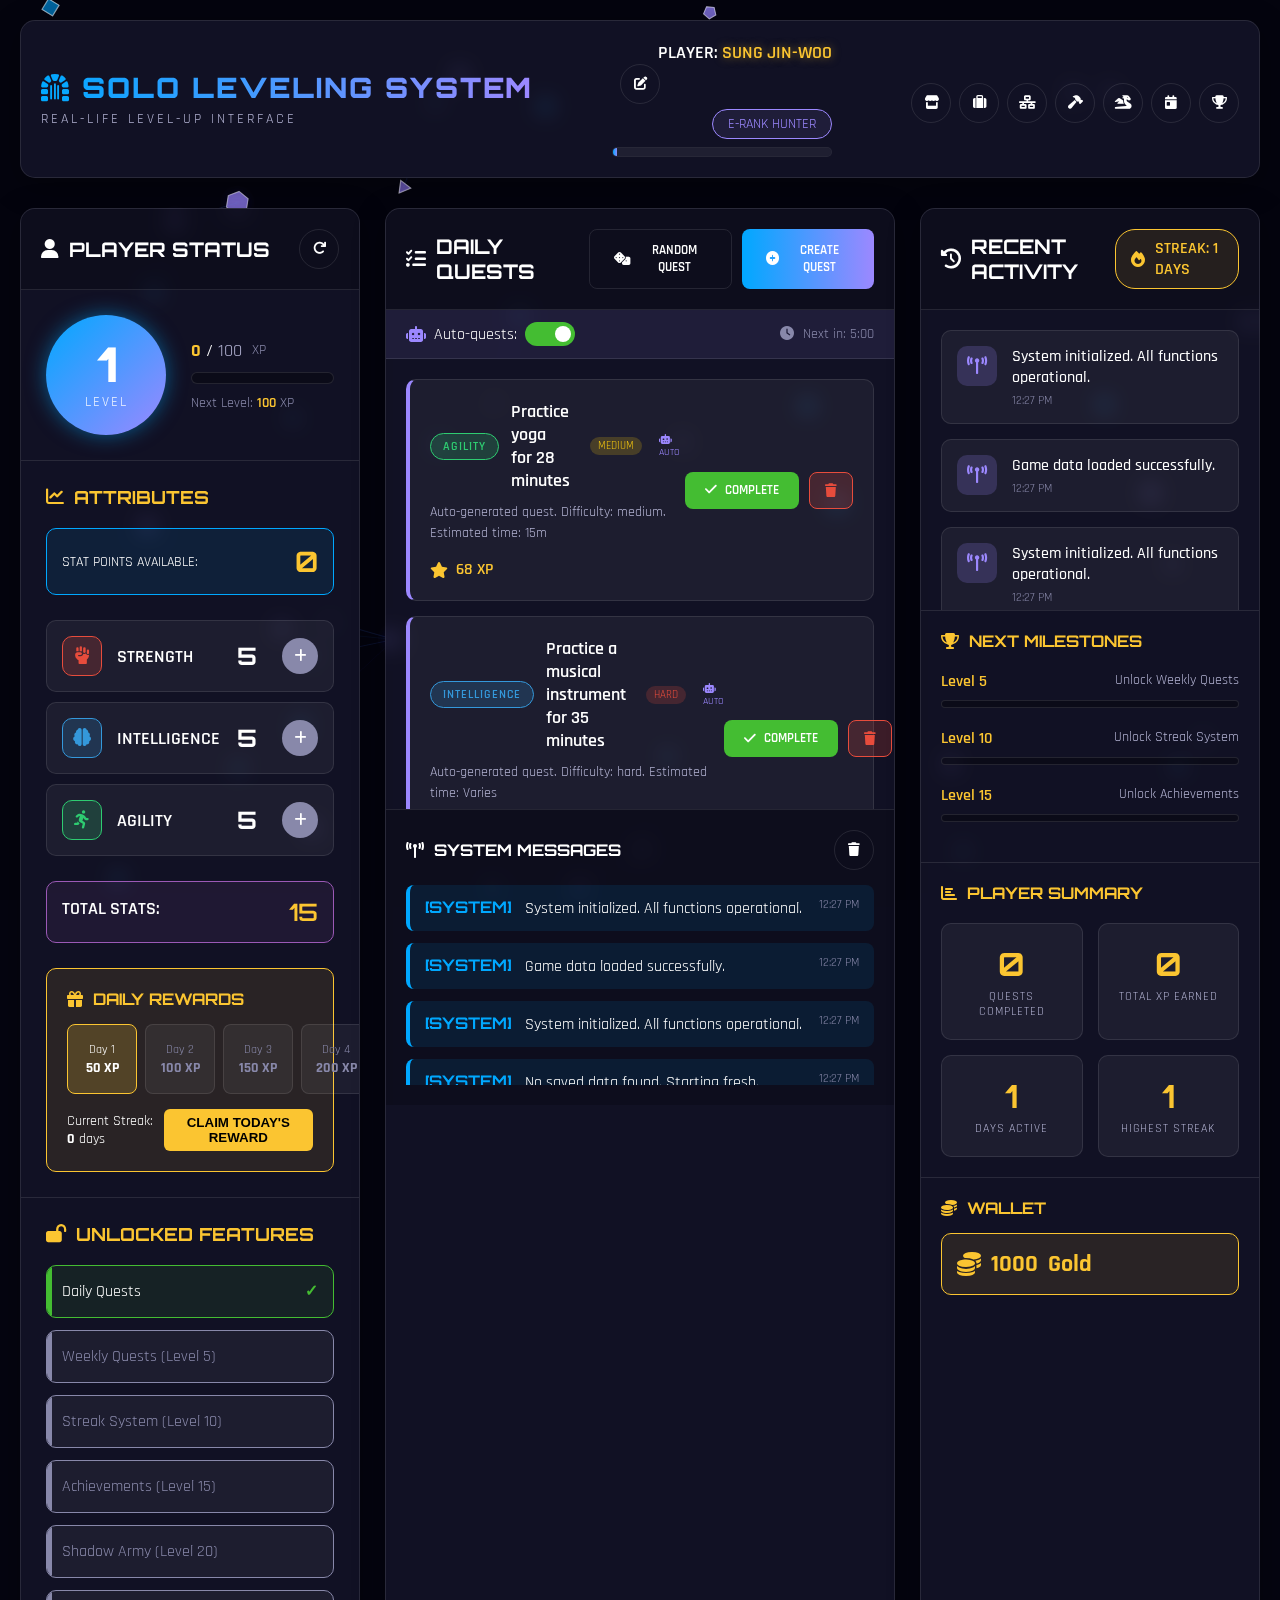
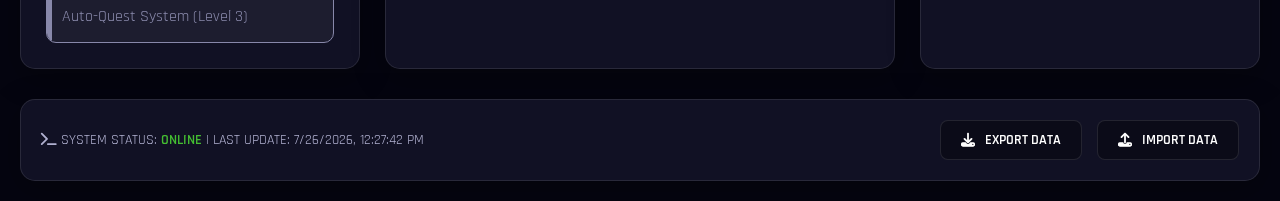
<file: solo_leveling/index.html>
<!DOCTYPE html>
<html lang="en">
<head>
    <meta charset="UTF-8">
    <meta name="viewport" content="width=device-width, initial-scale=1.0">
    <title>Solo Leveling: Real Life Level-Up System</title>
    <link rel="preconnect" href="https://fonts.googleapis.com">
    <link rel="preconnect" href="https://fonts.gstatic.com" crossorigin>
    <link href="https://fonts.googleapis.com/css2?family=Orbitron:wght@400;500;700;900&family=Rajdhani:wght@300;400;500;600;700&display=swap" rel="stylesheet">
    <link rel="stylesheet" href="https://cdnjs.cloudflare.com/ajax/libs/font-awesome/6.4.0/css/all.min.css">
    <link rel="stylesheet" href="style.css">
</head>
<body>
    <!-- Crystal Background Canvas -->
    <canvas id="crystalCanvas"></canvas>
    
    <!-- Main Container -->
    <div class="container">
        <!-- Header -->
        <header class="header">
            <div class="system-title">
                <h1><i class="fas fa-dungeon"></i> SOLO LEVELING SYSTEM</h1>
                <p class="system-subtitle">REAL-LIFE LEVEL-UP INTERFACE</p>
            </div>
            <div class="player-badge">
                <div class="player-name">PLAYER: 
                    <span id="playerName">SUNG JIN-WOO</span>
                    <button class="btn-icon" id="editName" title="Edit Name" style="margin-left:8px;">
                        <i class="fas fa-edit"></i>
                    </button>
                </div>
                <div class="player-rank" id="playerRank">E-RANK HUNTER</div>
                <!-- Rank progress bar (E -> S) -->
                <div class="rank-bar" title="Progress to S-Rank">
                    <div class="rank-progress" id="rankProgress" style="width:0%"></div>
                </div>
            </div>
            <div style="margin-top:8px; display:flex; gap:8px; justify-content:flex-end; flex-wrap:wrap;">
                <button class="btn-icon" id="shopBtn" title="Shop"><i class="fas fa-store"></i></button>
                <button class="btn-icon" id="inventoryBtn" title="Inventory"><i class="fas fa-suitcase"></i></button>
                <button class="btn-icon" id="skillTreeBtn" title="Skill Tree"><i class="fas fa-network-wired"></i></button>
                <button class="btn-icon" id="craftBtn" title="Crafting"><i class="fas fa-hammer"></i></button>
                <button class="btn-icon" id="petBtn" title="Pets"><i class="fas fa-dragon"></i></button>
                <button class="btn-icon" id="challengesBtn" title="Challenges"><i class="fas fa-calendar-day"></i></button>
                <button class="btn-icon" id="achievementsBtn" title="Achievements"><i class="fas fa-trophy"></i></button>
            </div>
        </header>

        <!-- Main Content -->
        <main class="main-content">
            <!-- Left Panel: Player Stats -->
            <section class="panel stats-panel">
                <div class="panel-header">
                    <h2><i class="fas fa-user"></i> PLAYER STATUS</h2>
                    <div class="panel-actions">
                        <button class="btn-icon" id="resetData" title="Reset System">
                            <i class="fas fa-redo"></i>
                        </button>
                    </div>
                </div>
                
                <div class="level-display">
                    <div class="level-circle">
                        <span class="level-number" id="playerLevel">1</span>
                        <span class="level-label">LEVEL</span>
                    </div>
                    <div class="xp-display">
                        <div class="xp-info">
                            <span class="xp-current" id="currentXP">0</span>
                            <span class="xp-separator">/</span>
                            <span class="xp-required" id="requiredXP">100</span>
                            <span class="xp-label">XP</span>
                        </div>
                        <div class="xp-bar-container">
                            <div class="xp-bar" id="xpBar"></div>
                        </div>
                        <div class="xp-next">Next Level: <span id="xpNeeded">100</span> XP</div>
                    </div>
                </div>
                
                <div class="stats-container">
                    <h3 class="stats-title"><i class="fas fa-chart-line"></i> ATTRIBUTES</h3>
                    <div class="stats-points">
                        <span class="stat-points-label">STAT POINTS AVAILABLE:</span>
                        <span class="stat-points-value" id="statPoints">0</span>
                    </div>
                    
                    <div class="stat-row">
                        <div class="stat-info">
                            <span class="stat-icon strength"><i class="fas fa-fist-raised"></i></span>
                            <span class="stat-name">STRENGTH</span>
                        </div>
                        <div class="stat-controls">
                            <span class="stat-value" id="strengthValue">5</span>
                            <button class="btn-stat" data-stat="strength"><i class="fas fa-plus"></i></button>
                        </div>
                    </div>
                    
                    <div class="stat-row">
                        <div class="stat-info">
                            <span class="stat-icon intelligence"><i class="fas fa-brain"></i></span>
                            <span class="stat-name">INTELLIGENCE</span>
                        </div>
                        <div class="stat-controls">
                            <span class="stat-value" id="intelligenceValue">5</span>
                            <button class="btn-stat" data-stat="intelligence"><i class="fas fa-plus"></i></button>
                        </div>
                    </div>
                    
                    <div class="stat-row">
                        <div class="stat-info">
                            <span class="stat-icon agility"><i class="fas fa-running"></i></span>
                            <span class="stat-name">AGILITY</span>
                        </div>
                        <div class="stat-controls">
                            <span class="stat-value" id="agilityValue">5</span>
                            <button class="btn-stat" data-stat="agility"><i class="fas fa-plus"></i></button>
                        </div>
                    </div>
                    
                    <div class="stats-total">
                        <span>TOTAL STATS:</span>
                        <span id="totalStats">15</span>
                    </div>
                    
                    <!-- Daily Login Rewards -->
                    <div class="daily-rewards">
                        <h3 class="daily-title"><i class="fas fa-gift"></i> DAILY REWARDS</h3>
                        <div class="rewards-grid" id="rewardsGrid"></div>
                        <div class="streak-info">
                            <span>Current Streak: <strong id="dailyStreak">0</strong> days</span>
                            <button class="btn-small" id="claimReward">CLAIM TODAY'S REWARD</button>
                        </div>
                    </div>
                </div>
                
                <div class="unlocks-container">
                    <h3 class="unlocks-title"><i class="fas fa-lock-open"></i> UNLOCKED FEATURES</h3>
                    <div class="unlocks-list" id="unlocksList">
                        <div class="unlock-item unlocked">Daily Quests</div>
                        <div class="unlock-item locked">Weekly Quests (Level 5)</div>
                        <div class="unlock-item locked">Streak System (Level 10)</div>
                        <div class="unlock-item locked">Achievements (Level 15)</div>
                        <div class="unlock-item locked">Shadow Army (Level 20)</div>
                        <div class="unlock-item locked">Auto-Quest System (Level 3)</div>
                    </div>
                </div>
            </section>
            
            <!-- Center Panel: Quests & System Messages -->
            <section class="panel quests-panel">
                <div class="panel-header">
                    <h2><i class="fas fa-tasks"></i> DAILY QUESTS</h2>
                    <div style="display:flex; gap:10px;">
                        <button class="btn-secondary" id="generateRandomQuest">
                            <i class="fas fa-dice"></i> RANDOM QUEST
                        </button>
                        <button class="btn-primary" id="createQuestBtn">
                            <i class="fas fa-plus-circle"></i> CREATE QUEST
                        </button>
                    </div>
                </div>
                
                <!-- Auto-quest controls -->
                <div class="auto-quest-controls">
                    <div class="auto-quest-toggle">
                        <i class="fas fa-robot"></i>
                        <span>Auto-quests:</span>
                        <label class="switch">
                            <input type="checkbox" id="autoQuestCheckbox">
                            <span class="slider"></span>
                        </label>
                    </div>
                    <div class="quest-timer">
                        <i class="fas fa-clock"></i> Next in: <span id="nextQuestTimer">5:00</span>
                    </div>
                </div>
                
                <div class="quests-list" id="questsList">
                    <!-- Quests will be dynamically added here -->
                    <div class="empty-quests">
                        <i class="fas fa-scroll"></i>
                        <p>No active quests. Create your first quest to begin your journey!</p>
                    </div>
                </div>
                
                <div class="system-messages">
                    <div class="messages-header">
                        <h3><i class="fas fa-broadcast-tower"></i> SYSTEM MESSAGES</h3>
                        <button class="btn-icon" id="clearMessages">
                            <i class="fas fa-trash"></i>
                        </button>
                    </div>
                    <div class="messages-container" id="systemMessages">
                        <div class="system-message">
                            <span class="message-tag">[SYSTEM]</span>
                            <span class="message-text">Welcome to the Solo Leveling System. Begin your journey by creating quests!</span>
                        </div>
                    </div>
                </div>
            </section>
            
            <!-- Right Panel: Recent Activity & Milestones -->
            <section class="panel activity-panel">
                <div class="panel-header">
                    <h2><i class="fas fa-history"></i> RECENT ACTIVITY</h2>
                    <div class="streak-display">
                        <i class="fas fa-fire"></i>
                        <span>STREAK: <span id="streakCount">0</span> DAYS</span>
                    </div>
                </div>
                
                <div class="activity-list" id="activityList">
                    <div class="activity-item">
                        <span class="activity-icon"><i class="fas fa-star"></i></span>
                        <div class="activity-content">
                            <div class="activity-text">System initialized</div>
                            <div class="activity-time">Just now</div>
                        </div>
                    </div>
                </div>
                
                <div class="milestones">
                    <h3><i class="fas fa-trophy"></i> NEXT MILESTONES</h3>
                    <div class="milestone-item">
                        <div class="milestone-info">
                            <span class="milestone-level">Level 5</span>
                            <span class="milestone-desc">Unlock Weekly Quests</span>
                        </div>
                        <div class="milestone-progress">
                            <div class="milestone-bar">
                                <div class="milestone-fill" id="milestone5"></div>
                            </div>
                        </div>
                    </div>
                    <div class="milestone-item">
                        <div class="milestone-info">
                            <span class="milestone-level">Level 10</span>
                            <span class="milestone-desc">Unlock Streak System</span>
                        </div>
                        <div class="milestone-progress">
                            <div class="milestone-bar">
                                <div class="milestone-fill" id="milestone10"></div>
                            </div>
                        </div>
                    </div>
                    <div class="milestone-item">
                        <div class="milestone-info">
                            <span class="milestone-level">Level 15</span>
                            <span class="milestone-desc">Unlock Achievements</span>
                        </div>
                        <div class="milestone-progress">
                            <div class="milestone-bar">
                                <div class="milestone-fill" id="milestone15"></div>
                            </div>
                        </div>
                    </div>
                </div>
                
                <div class="player-summary">
                    <h3><i class="fas fa-chart-bar"></i> PLAYER SUMMARY</h3>
                    <div class="summary-grid">
                        <div class="summary-item">
                            <div class="summary-value" id="totalQuests">0</div>
                            <div class="summary-label">Quests Completed</div>
                        </div>
                        <div class="summary-item">
                            <div class="summary-value" id="totalXP">0</div>
                            <div class="summary-label">Total XP Earned</div>
                        </div>
                        <div class="summary-item">
                            <div class="summary-value" id="daysActive">1</div>
                            <div class="summary-label">Days Active</div>
                        </div>
                        <div class="summary-item">
                            <div class="summary-value" id="highestStreak">0</div>
                            <div class="summary-label">Highest Streak</div>
                        </div>
                    </div>
                </div>
                
                <!-- Gold Display -->
                <div class="gold-display">
                    <h3><i class="fas fa-coins"></i> WALLET</h3>
                    <div class="gold-amount">
                        <i class="fas fa-coins"></i>
                        <span id="goldAmount">1000</span> Gold
                    </div>
                </div>
            </section>
        </main>
        
        <!-- Footer -->
        <footer class="footer">
            <div class="footer-text">
                <i class="fas fa-terminal"></i> SYSTEM STATUS: <span class="online">ONLINE</span> | 
                LAST UPDATE: <span id="lastUpdate">Just now</span>
            </div>
            <div class="footer-actions">
                <button class="btn-footer" id="exportData">
                    <i class="fas fa-download"></i> EXPORT DATA
                </button>
                <button class="btn-footer" id="importData">
                    <i class="fas fa-upload"></i> IMPORT DATA
                </button>
            </div>
        </footer>
    </div>
    
    <!-- Quest Creation Modal -->
    <div class="modal" id="questModal">
        <div class="modal-content">
            <div class="modal-header">
                <h2><i class="fas fa-plus-circle"></i> CREATE NEW QUEST</h2>
                <button class="modal-close" id="closeModal">&times;</button>
            </div>
            <div class="modal-body">
                <div class="form-group">
                    <label for="questName"><i class="fas fa-heading"></i> QUEST NAME</label>
                    <input type="text" id="questName" placeholder="Enter quest name...">
                </div>
                <div class="form-group">
                    <label for="questCategory"><i class="fas fa-tag"></i> QUEST CATEGORY</label>
                    <div class="category-selector">
                        <button class="category-btn active" data-category="strength">
                            <i class="fas fa-fist-raised"></i> STRENGTH
                        </button>
                        <button class="category-btn" data-category="intelligence">
                            <i class="fas fa-brain"></i> INTELLIGENCE
                        </button>
                        <button class="category-btn" data-category="agility">
                            <i class="fas fa-running"></i> AGILITY
                        </button>
                    </div>
                </div>
                <div class="form-group">
                    <label for="questXP"><i class="fas fa-star"></i> XP REWARD</label>
                    <div class="xp-selector">
                        <button class="xp-option" data-xp="10">10 XP</button>
                        <button class="xp-option" data-xp="25">25 XP</button>
                        <button class="xp-option active" data-xp="50">50 XP</button>
                        <button class="xp-option" data-xp="100">100 XP</button>
                        <button class="xp-option" data-xp="150">150 XP</button>
                    </div>
                    <div class="custom-xp">
                        <input type="number" id="customXP" min="10" max="500" placeholder="Or enter custom XP (10-500)">
                    </div>
                </div>
                <div class="form-group">
                    <label for="questDescription"><i class="fas fa-align-left"></i> QUEST DESCRIPTION (Optional)</label>
                    <textarea id="questDescription" placeholder="Describe your quest..."></textarea>
                </div>
            </div>
            <div class="modal-footer">
                <button class="btn-secondary" id="cancelQuest">CANCEL</button>
                <button class="btn-primary" id="saveQuest">CREATE QUEST</button>
            </div>
        </div>
    </div>
    
    <!-- Level Up Overlay -->
    <div class="levelup-overlay" id="levelUpOverlay">
        <div class="levelup-content">
            <div class="levelup-title">LEVEL UP!</div>
            <div class="levelup-newlevel" id="newLevel">2</div>
            <div class="levelup-message">You have reached level <span id="levelDisplay">2</span>!</div>
            <div class="levelup-reward">
                <i class="fas fa-gem"></i>
                <span>REWARD: <span id="statPointsReward">1</span> STAT POINT(S)</span>
            </div>
            <div class="levelup-unlock" id="unlockMessage"></div>
            <button class="btn-primary levelup-close" id="closeLevelUp">CONTINUE</button>
        </div>
    </div>
    
    <!-- Import/Export Modal -->
    <div class="modal" id="dataModal">
        <div class="modal-content">
            <div class="modal-header">
                <h2><i class="fas fa-database"></i> SYSTEM DATA</h2>
                <button class="modal-close" id="closeDataModal">&times;</button>
            </div>
            <div class="modal-body">
                <div class="data-section" id="exportSection">
                    <h3><i class="fas fa-download"></i> EXPORT DATA</h3>
                    <p>Copy your system data to save or transfer to another device:</p>
                    <textarea id="exportDataText" readonly></textarea>
                    <button class="btn-primary" id="copyData">COPY TO CLIPBOARD</button>
                </div>
                <div class="data-section" id="importSection">
                    <h3><i class="fas fa-upload"></i> IMPORT DATA</h3>
                    <p>Paste previously exported system data to restore your progress:</p>
                    <textarea id="importDataText" placeholder="Paste your system data here..."></textarea>
                    <button class="btn-primary" id="restoreData">RESTORE DATA</button>
                    <div class="warning">
                        <i class="fas fa-exclamation-triangle"></i> Warning: This will overwrite your current data!
                    </div>
                </div>
            </div>
        </div>
    </div>

    <!-- Shop Modal -->
    <div class="modal" id="shopModal">
        <div class="modal-content">
            <div class="modal-header"><h2><i class="fas fa-store"></i> SHOP</h2><button class="modal-close" onclick="document.getElementById('shopModal').classList.remove('active')">&times;</button></div>
            <div class="modal-body" id="shopList" style="display:flex;flex-direction:column;gap:10px;"></div>
        </div>
    </div>

    <!-- Inventory Modal -->
    <div class="modal" id="inventoryModal">
        <div class="modal-content">
            <div class="modal-header"><h2><i class="fas fa-suitcase"></i> INVENTORY</h2><button class="modal-close" onclick="document.getElementById('inventoryModal').classList.remove('active')">&times;</button></div>
            <div class="modal-body" id="inventoryList"></div>
        </div>
    </div>

    <!-- Skill Tree Modal -->
    <div class="modal" id="skillTreeModal">
        <div class="modal-content">
            <div class="modal-header"><h2><i class="fas fa-network-wired"></i> SKILL TREE</h2><button class="modal-close" onclick="document.getElementById('skillTreeModal').classList.remove('active')">&times;</button></div>
            <div class="modal-body" id="skillTree" style="display:flex;flex-direction:column;gap:10px;"></div>
        </div>
    </div>

    <!-- Crafting Modal -->
    <div class="modal" id="craftModal">
        <div class="modal-content">
            <div class="modal-header"><h2><i class="fas fa-hammer"></i> CRAFTING</h2><button class="modal-close" onclick="document.getElementById('craftModal').classList.remove('active')">&times;</button></div>
            <div class="modal-body">
                <div id="craftList" style="display:flex;flex-direction:column;gap:10px;"></div>
                <h4 style="margin-top:15px">Resources</h4>
                <div id="resourcesList"></div>
            </div>
        </div>
    </div>

    <!-- Pets Modal -->
    <div class="modal" id="petModal">
        <div class="modal-content">
            <div class="modal-header"><h2><i class="fas fa-dragon"></i> PETS</h2><button class="modal-close" onclick="document.getElementById('petModal').classList.remove('active')">&times;</button></div>
            <div class="modal-body" id="petsList"></div>
        </div>
    </div>

    <!-- Challenges Modal -->
    <div class="modal" id="challengesModal">
        <div class="modal-content">
            <div class="modal-header"><h2><i class="fas fa-calendar-day"></i> CHALLENGES</h2><button class="modal-close" onclick="document.getElementById('challengesModal').classList.remove('active')">&times;</button></div>
            <div class="modal-body" id="challengesList"></div>
        </div>
    </div>

    <!-- Achievements Modal -->
    <div class="modal" id="achievementsModal">
        <div class="modal-content">
            <div class="modal-header"><h2><i class="fas fa-trophy"></i> ACHIEVEMENTS</h2><button class="modal-close" onclick="document.getElementById('achievementsModal').classList.remove('active')">&times;</button></div>
            <div class="modal-body" id="achievementsList"></div>
        </div>
    </div>

    <script src="script.js"></script>
</body>
</html>
</file>
<file: new level/style.css>
/* Reset & Base Styles */
* {
    margin: 0;
    padding: 0;
    box-sizing: border-box;
}

:root {
    --primary: #00a8ff;
    --primary-dark: #0097e6;
    --secondary: #9c88ff;
    --secondary-dark: #8c7ae6;
    --accent: #fbc531;
    --accent-dark: #e1b12c;
    --danger: #e84118;
    --success: #44bd32;
    --success-dark: #3fa32d;
    --warning: #e1b12c;
    --dark-bg: #0c0c1d;
    --darker-bg: #050510;
    --panel-bg: rgba(20, 20, 40, 0.85);
    --glass-bg: rgba(255, 255, 255, 0.05);
    --glass-border: rgba(255, 255, 255, 0.1);
    --text-primary: #ffffff;
    --text-secondary: #b0b0d0;
    --text-muted: #8888aa;
    --shadow: 0 8px 32px rgba(0, 0, 0, 0.3);
    --shadow-glow: 0 0 20px rgba(0, 168, 255, 0.5);
    --shadow-glow-secondary: 0 0 20px rgba(156, 136, 255, 0.5);
    --font-heading: 'Orbitron', sans-serif;
    --font-body: 'Rajdhani', sans-serif;
}

body {
    font-family: var(--font-body);
    background: var(--darker-bg);
    color: var(--text-primary);
    min-height: 100vh;
    overflow-x: hidden;
    position: relative;
}

/* Crystal Background Canvas */
#crystalCanvas {
    position: fixed;
    top: 0;
    left: 0;
    width: 100%;
    height: 100%;
    z-index: -1;
}

/* Container */
.container {
    max-width: 1600px;
    margin: 0 auto;
    padding: 20px;
    position: relative;
    z-index: 1;
}

/* Header */
.header {
    display: flex;
    justify-content: space-between;
    align-items: center;
    padding: 20px;
    margin-bottom: 30px;
    background: var(--panel-bg);
    border-radius: 15px;
    border: 1px solid var(--glass-border);
    backdrop-filter: blur(10px);
    box-shadow: var(--shadow);
    position: relative;
    overflow: hidden;
}

.header::before {
    content: '';
    position: absolute;
    top: 0;
    left: -100%;
    width: 100%;
    height: 2px;
    background: linear-gradient(90deg, transparent, var(--primary), transparent);
    animation: headerGlow 3s infinite;
}

@keyframes headerGlow {
    0% { left: -100%; }
    100% { left: 100%; }
}

.system-title h1 {
    font-family: var(--font-heading);
    font-size: 28px;
    font-weight: 900;
    letter-spacing: 2px;
    background: linear-gradient(90deg, var(--primary), var(--secondary));
    -webkit-background-clip: text;
    background-clip: text;
    color: transparent;
    margin-bottom: 5px;
}

.system-subtitle {
    font-size: 14px;
    color: var(--text-secondary);
    letter-spacing: 3px;
    text-transform: uppercase;
}

.player-badge {
    text-align: right;
}

.player-name {
    font-size: 18px;
    font-weight: 600;
    margin-bottom: 5px;
}

.player-name span {
    color: var(--accent);
    text-shadow: 0 0 10px rgba(251, 197, 49, 0.5);
}

.player-rank {
    font-size: 14px;
    color: var(--secondary);
    padding: 5px 15px;
    background: rgba(156, 136, 255, 0.1);
    border-radius: 20px;
    display: inline-block;
    border: 1px solid var(--secondary);
}

/* Main Content */
.main-content {
    display: grid;
    grid-template-columns: 1fr 1.5fr 1fr;
    gap: 25px;
    margin-bottom: 30px;
}

@media (max-width: 1200px) {
    .main-content {
        grid-template-columns: 1fr;
    }
}

/* Panels */
.panel {
    background: var(--panel-bg);
    border-radius: 15px;
    border: 1px solid var(--glass-border);
    backdrop-filter: blur(10px);
    box-shadow: var(--shadow);
    overflow: hidden;
    display: flex;
    flex-direction: column;
}

.panel-header {
    padding: 20px;
    border-bottom: 1px solid var(--glass-border);
    display: flex;
    justify-content: space-between;
    align-items: center;
    background: rgba(0, 0, 0, 0.2);
}

.panel-header h2 {
    font-family: var(--font-heading);
    font-size: 20px;
    font-weight: 700;
    display: flex;
    align-items: center;
    gap: 10px;
}

/* Stats Panel */
.stats-panel {
    min-height: 800px;
}

.level-display {
    padding: 25px;
    display: flex;
    align-items: center;
    gap: 25px;
    border-bottom: 1px solid var(--glass-border);
}

.level-circle {
    width: 120px;
    height: 120px;
    border-radius: 50%;
    background: linear-gradient(135deg, var(--primary), var(--secondary));
    display: flex;
    flex-direction: column;
    justify-content: center;
    align-items: center;
    box-shadow: var(--shadow-glow);
    position: relative;
    animation: pulse 4s infinite alternate;
}

@keyframes pulse {
    0% { box-shadow: 0 0 20px rgba(0, 168, 255, 0.5); }
    100% { box-shadow: 0 0 30px rgba(156, 136, 255, 0.7); }
}

.level-number {
    font-family: var(--font-heading);
    font-size: 48px;
    font-weight: 900;
    line-height: 1;
}

.level-label {
    font-size: 14px;
    letter-spacing: 2px;
    text-transform: uppercase;
    margin-top: 5px;
    color: rgba(255, 255, 255, 0.9);
}

.xp-display {
    flex: 1;
}

.xp-info {
    display: flex;
    align-items: center;
    gap: 5px;
    margin-bottom: 10px;
    font-size: 18px;
}

.xp-current {
    color: var(--accent);
    font-weight: 700;
}

.xp-required {
    color: var(--text-secondary);
}

.xp-label {
    margin-left: 5px;
    color: var(--text-muted);
    font-size: 14px;
}

.xp-bar-container {
    height: 12px;
    background: rgba(0, 0, 0, 0.3);
    border-radius: 6px;
    overflow: hidden;
    margin-bottom: 10px;
    border: 1px solid var(--glass-border);
}

.xp-bar {
    height: 100%;
    background: linear-gradient(90deg, var(--primary), var(--secondary));
    border-radius: 6px;
    width: 0%;
    transition: width 1s ease-in-out;
    position: relative;
    overflow: hidden;
}

.xp-bar::after {
    content: '';
    position: absolute;
    top: 0;
    left: -100%;
    width: 100%;
    height: 100%;
    background: linear-gradient(90deg, transparent, rgba(255, 255, 255, 0.3), transparent);
    animation: xpShine 2s infinite;
}

@keyframes xpShine {
    0% { left: -100%; }
    100% { left: 100%; }
}

.xp-next {
    font-size: 14px;
    color: var(--text-muted);
}

.xp-next span {
    color: var(--accent);
    font-weight: 600;
}

/* Stats Container */
.stats-container {
    padding: 25px;
    border-bottom: 1px solid var(--glass-border);
}

.stats-title {
    font-family: var(--font-heading);
    font-size: 18px;
    margin-bottom: 20px;
    display: flex;
    align-items: center;
    gap: 10px;
    color: var(--accent);
}

.stats-points {
    background: rgba(0, 168, 255, 0.1);
    border-radius: 10px;
    padding: 15px;
    margin-bottom: 25px;
    display: flex;
    justify-content: space-between;
    align-items: center;
    border: 1px solid var(--primary);
    animation: statPointsGlow 2s infinite alternate;
}

@keyframes statPointsGlow {
    0% { box-shadow: 0 0 10px rgba(0, 168, 255, 0.3); }
    100% { box-shadow: 0 0 20px rgba(0, 168, 255, 0.6); }
}

.stat-points-label {
    font-size: 14px;
}

.stat-points-value {
    font-family: var(--font-heading);
    font-size: 28px;
    font-weight: 700;
    color: var(--accent);
}

.stat-row {
    display: flex;
    justify-content: space-between;
    align-items: center;
    padding: 15px;
    margin-bottom: 10px;
    background: var(--glass-bg);
    border-radius: 10px;
    border: 1px solid var(--glass-border);
    transition: all 0.3s ease;
}

.stat-row:hover {
    border-color: var(--primary);
    transform: translateY(-2px);
}

.stat-info {
    display: flex;
    align-items: center;
    gap: 15px;
}

.stat-icon {
    width: 40px;
    height: 40px;
    border-radius: 10px;
    display: flex;
    align-items: center;
    justify-content: center;
    font-size: 18px;
}

.stat-icon.strength {
    background: rgba(231, 76, 60, 0.2);
    color: #e74c3c;
    border: 1px solid #e74c3c;
}

.stat-icon.intelligence {
    background: rgba(52, 152, 219, 0.2);
    color: #3498db;
    border: 1px solid #3498db;
}

.stat-icon.agility {
    background: rgba(46, 204, 113, 0.2);
    color: #2ecc71;
    border: 1px solid #2ecc71;
}

.stat-name {
    font-size: 18px;
    font-weight: 600;
}

.stat-controls {
    display: flex;
    align-items: center;
    gap: 15px;
}

.stat-value {
    font-family: var(--font-heading);
    font-size: 24px;
    font-weight: 700;
    min-width: 40px;
    text-align: center;
}

.btn-stat {
    width: 36px;
    height: 36px;
    border-radius: 50%;
    background: var(--primary);
    color: white;
    border: none;
    display: flex;
    align-items: center;
    justify-content: center;
    font-size: 14px;
    cursor: pointer;
    transition: all 0.3s ease;
}

.btn-stat:hover {
    background: var(--primary-dark);
    transform: scale(1.1);
    box-shadow: var(--shadow-glow);
}

.btn-stat:disabled {
    background: var(--text-muted);
    cursor: not-allowed;
    transform: none;
    box-shadow: none;
}

.stats-total {
    margin-top: 25px;
    padding: 15px;
    background: rgba(155, 89, 182, 0.1);
    border-radius: 10px;
    display: flex;
    justify-content: space-between;
    font-size: 18px;
    font-weight: 600;
    border: 1px solid #9b59b6;
}

.stats-total span:last-child {
    color: var(--accent);
    font-family: var(--font-heading);
    font-size: 24px;
}

/* Daily Rewards */
.daily-rewards {
    margin-top: 25px;
    padding: 20px;
    background: rgba(251, 197, 49, 0.1);
    border-radius: 10px;
    border: 1px solid var(--accent);
}

.daily-title {
    font-family: var(--font-heading);
    font-size: 16px;
    margin-bottom: 15px;
    display: flex;
    align-items: center;
    gap: 10px;
    color: var(--accent);
}

.rewards-grid {
    display: grid;
    grid-template-columns: repeat(7, 1fr);
    gap: 8px;
    margin-bottom: 15px;
}

.reward-day {
    aspect-ratio: 1;
    border-radius: 8px;
    display: flex;
    flex-direction: column;
    align-items: center;
    justify-content: center;
    font-size: 12px;
    background: rgba(0, 0, 0, 0.3);
    border: 1px solid var(--glass-border);
    transition: all 0.3s ease;
}

.reward-day.claimed {
    background: rgba(68, 189, 50, 0.2);
    border-color: var(--success);
    color: var(--success);
}

.reward-day.today {
    background: rgba(251, 197, 49, 0.2);
    border-color: var(--accent);
    animation: pulseToday 2s infinite;
}

@keyframes pulseToday {
    0% { box-shadow: 0 0 5px rgba(251, 197, 49, 0.5); }
    50% { box-shadow: 0 0 15px rgba(251, 197, 49, 0.8); }
    100% { box-shadow: 0 0 5px rgba(251, 197, 49, 0.5); }
}

.reward-day.future {
    background: rgba(255, 255, 255, 0.05);
    color: var(--text-muted);
}

.reward-xp {
    font-weight: bold;
    font-size: 14px;
    margin-top: 2px;
}

.streak-info {
    display: flex;
    justify-content: space-between;
    align-items: center;
    font-size: 14px;
}

.btn-small {
    padding: 6px 12px;
    background: var(--accent);
    color: #000;
    border: none;
    border-radius: 6px;
    font-weight: 600;
    cursor: pointer;
    transition: all 0.3s ease;
}

.btn-small:hover {
    background: var(--accent-dark);
    transform: translateY(-2px);
}

.btn-small:disabled {
    background: var(--text-muted);
    cursor: not-allowed;
    transform: none;
}

/* Auto-quest Controls */
.auto-quest-controls {
    padding: 12px 20px;
    background: rgba(156, 136, 255, 0.1);
    border-bottom: 1px solid var(--glass-border);
    display: flex;
    justify-content: space-between;
    align-items: center;
}

.auto-quest-toggle {
    display: flex;
    align-items: center;
    gap: 8px;
}

.auto-quest-toggle i {
    color: var(--secondary);
}

.quest-timer {
    font-size: 14px;
    color: var(--text-muted);
}

.quest-timer i {
    margin-right: 5px;
}

/* Daily Missions Styles */
.daily-missions-container {
    padding: 20px;
    border-bottom: 1px solid var(--glass-border);
    background: rgba(251, 197, 49, 0.05);
}

.daily-missions-container h3 {
    font-family: var(--font-heading);
    font-size: 18px;
    margin-bottom: 15px;
    display: flex;
    align-items: center;
    gap: 10px;
    color: var(--accent);
}

.daily-missions-list {
    display: flex;
    flex-direction: column;
    gap: 15px;
    margin-bottom: 20px;
}

.daily-mission {
    background: rgba(0, 0, 0, 0.2);
    border-radius: 10px;
    padding: 15px;
    border: 1px solid var(--glass-border);
    transition: all 0.3s ease;
}

.daily-mission:hover {
    border-color: var(--accent);
    transform: translateY(-2px);
    box-shadow: 0 5px 15px rgba(251, 197, 49, 0.1);
}

.mission-header {
    display: flex;
    justify-content: space-between;
    align-items: center;
    margin-bottom: 10px;
}

.mission-name {
    font-weight: 600;
    font-size: 16px;
    display: flex;
    align-items: center;
    gap: 10px;
    color: var(--accent);
}

.mission-xp {
    font-weight: 600;
    color: var(--accent);
    background: rgba(251, 197, 49, 0.1);
    padding: 5px 12px;
    border-radius: 20px;
    border: 1px solid var(--accent);
    font-size: 14px;
}

.mission-description {
    color: var(--text-secondary);
    font-size: 14px;
    margin-bottom: 10px;
}

.mission-progress-container {
    margin-top: 10px;
}

.mission-progress-info {
    display: flex;
    justify-content: space-between;
    font-size: 14px;
    margin-bottom: 5px;
    color: var(--text-secondary);
}

.mission-progress-bar {
    height: 8px;
    background: rgba(0, 0, 0, 0.3);
    border-radius: 4px;
    overflow: hidden;
    border: 1px solid var(--glass-border);
}

.mission-progress-fill {
    height: 100%;
    background: linear-gradient(90deg, var(--accent), #ff9f43);
    border-radius: 4px;
    width: 0%;
    transition: width 0.5s ease;
}

.mission-actions {
    display: flex;
    gap: 10px;
    margin-top: 15px;
}

.btn-mission {
    padding: 8px 16px;
    border-radius: 6px;
    border: none;
    font-weight: 600;
    cursor: pointer;
    transition: all 0.3s ease;
    flex: 1;
    display: flex;
    align-items: center;
    justify-content: center;
    gap: 8px;
}

.btn-mission.complete {
    background: var(--success);
    color: white;
}

.btn-mission.complete:hover {
    background: var(--success-dark);
    transform: translateY(-2px);
}

.btn-mission.complete:disabled {
    background: var(--text-muted);
    cursor: not-allowed;
    transform: none;
}

.btn-mission.update {
    background: var(--primary);
    color: white;
}

.btn-mission.update:hover {
    background: var(--primary-dark);
    transform: translateY(-2px);
}

.missions-info {
    display: flex;
    justify-content: space-between;
    font-size: 14px;
    color: var(--text-secondary);
    margin-top: 15px;
    padding-top: 15px;
    border-top: 1px solid var(--glass-border);
}

.mission-timer {
    display: flex;
    align-items: center;
    gap: 8px;
}

.mission-penalty {
    display: flex;
    align-items: center;
    gap: 8px;
    color: var(--danger);
}

.penalty-amount {
    font-weight: 600;
}

/* Switch Toggle */
.switch {
    position: relative;
    display: inline-block;
    width: 50px;
    height: 24px;
}

.switch input {
    opacity: 0;
    width: 0;
    height: 0;
}

.slider {
    position: absolute;
    cursor: pointer;
    top: 0;
    left: 0;
    right: 0;
    bottom: 0;
    background-color: var(--text-muted);
    transition: .4s;
    border-radius: 34px;
}

.slider:before {
    position: absolute;
    content: "";
    height: 16px;
    width: 16px;
    left: 4px;
    bottom: 4px;
    background-color: white;
    transition: .4s;
    border-radius: 50%;
}

input:checked + .slider {
    background-color: var(--success);
}

input:checked + .slider:before {
    transform: translateX(26px);
}

/* Unlocks Container */
.unlocks-container {
    padding: 25px;
    flex: 1;
}

.unlocks-title {
    font-family: var(--font-heading);
    font-size: 18px;
    margin-bottom: 20px;
    display: flex;
    align-items: center;
    gap: 10px;
    color: var(--accent);
}

.unlocks-list {
    display: flex;
    flex-direction: column;
    gap: 12px;
}

.unlock-item {
    padding: 15px;
    border-radius: 10px;
    background: var(--glass-bg);
    border: 1px solid var(--glass-border);
    display: flex;
    align-items: center;
    gap: 12px;
    transition: all 0.3s ease;
    position: relative;
    overflow: hidden;
}

.unlock-item::before {
    content: '';
    position: absolute;
    left: 0;
    top: 0;
    height: 100%;
    width: 5px;
}

.unlock-item.unlocked {
    border-color: var(--success);
    background: rgba(68, 189, 50, 0.1);
}

.unlock-item.unlocked::before {
    background: var(--success);
}

.unlock-item.locked {
    border-color: var(--text-muted);
    color: var(--text-muted);
}

.unlock-item.locked::before {
    background: var(--text-muted);
}

.unlock-item.unlocked::after {
    content: '✓';
    position: absolute;
    right: 15px;
    color: var(--success);
    font-weight: bold;
}

/* Quests Panel */
.quests-panel {
    min-height: 800px;
}

.quests-list {
    padding: 20px;
    flex: 1;
    overflow-y: auto;
    display: flex;
    flex-direction: column;
    gap: 15px;
    max-height: 450px;
}

.empty-quests {
    flex: 1;
    display: flex;
    flex-direction: column;
    align-items: center;
    justify-content: center;
    padding: 40px 20px;
    color: var(--text-muted);
    text-align: center;
}

.empty-quests i {
    font-size: 60px;
    margin-bottom: 20px;
    color: var(--text-muted);
}

.empty-quests p {
    font-size: 18px;
    max-width: 300px;
}

/* Quest Items */
.quest-item {
    background: var(--glass-bg);
    border-radius: 10px;
    border: 1px solid var(--glass-border);
    padding: 20px;
    transition: all 0.3s ease;
    display: flex;
    justify-content: space-between;
    align-items: center;
}

.quest-item:hover {
    border-color: var(--primary);
    transform: translateY(-2px);
    box-shadow: var(--shadow);
}

.quest-item.auto-generated {
    border-left: 4px solid var(--secondary);
}

.quest-info {
    flex: 1;
}

.quest-header {
    display: flex;
    align-items: center;
    gap: 12px;
    margin-bottom: 10px;
}

.quest-category {
    padding: 5px 12px;
    border-radius: 20px;
    font-size: 12px;
    font-weight: 600;
    text-transform: uppercase;
    letter-spacing: 1px;
}

.quest-category.strength {
    background: rgba(231, 76, 60, 0.2);
    color: #e74c3c;
    border: 1px solid #e74c3c;
}

.quest-category.intelligence {
    background: rgba(52, 152, 219, 0.2);
    color: #3498db;
    border: 1px solid #3498db;
}

.quest-category.agility {
    background: rgba(46, 204, 113, 0.2);
    color: #2ecc71;
    border: 1px solid #2ecc71;
}

.quest-name {
    font-size: 18px;
    font-weight: 600;
    flex: 1;
}

.quest-difficulty {
    font-size: 11px;
    padding: 2px 8px;
    border-radius: 10px;
    margin-left: 8px;
}

.quest-difficulty.easy {
    background: rgba(46, 204, 113, 0.2);
    color: #2ecc71;
}

.quest-difficulty.medium {
    background: rgba(241, 196, 15, 0.2);
    color: #f1c40f;
}

.quest-difficulty.hard {
    background: rgba(231, 76, 60, 0.2);
    color: #e74c3c;
}

.quest-difficulty.expert {
    background: rgba(155, 89, 182, 0.2);
    color: #9b59b6;
}

.quest-description {
    color: var(--text-secondary);
    font-size: 14px;
    margin-bottom: 15px;
    line-height: 1.5;
}

.quest-xp {
    display: flex;
    align-items: center;
    gap: 8px;
    color: var(--accent);
    font-weight: 600;
}

.quest-actions {
    display: flex;
    gap: 10px;
}

.btn-complete {
    padding: 10px 20px;
    background: var(--success);
    color: white;
    border: none;
    border-radius: 8px;
    font-family: var(--font-body);
    font-weight: 600;
    cursor: pointer;
    transition: all 0.3s ease;
    display: flex;
    align-items: center;
    gap: 8px;
}

.btn-complete:hover {
    background: var(--success-dark);
    transform: translateY(-2px);
    box-shadow: 0 5px 15px rgba(68, 189, 50, 0.4);
}

.btn-delete {
    padding: 10px 15px;
    background: rgba(231, 76, 60, 0.2);
    color: #e74c3c;
    border: 1px solid #e74c3c;
    border-radius: 8px;
    cursor: pointer;
    transition: all 0.3s ease;
}

.btn-delete:hover {
    background: rgba(231, 76, 60, 0.3);
    transform: translateY(-2px);
}

/* System Messages */
.system-messages {
    padding: 20px;
    border-top: 1px solid var(--glass-border);
    background: rgba(0, 0, 0, 0.2);
}

.messages-header {
    display: flex;
    justify-content: space-between;
    align-items: center;
    margin-bottom: 15px;
}

.messages-header h3 {
    font-family: var(--font-heading);
    font-size: 16px;
    display: flex;
    align-items: center;
    gap: 10px;
}

.messages-container {
    max-height: 200px;
    overflow-y: auto;
    display: flex;
    flex-direction: column;
    gap: 12px;
}

.system-message {
    padding: 12px 15px;
    background: rgba(0, 168, 255, 0.1);
    border-radius: 8px;
    border-left: 4px solid var(--primary);
    animation: messageAppear 0.5s ease;
}

@keyframes messageAppear {
    from { opacity: 0; transform: translateY(10px); }
    to { opacity: 1; transform: translateY(0); }
}

.message-tag {
    color: var(--primary);
    font-weight: 700;
    font-family: var(--font-heading);
    margin-right: 10px;
}

.message-text {
    color: var(--text-primary);
}

/* Activity Panel */
.activity-panel {
    min-height: 800px;
}

.activity-list {
    padding: 20px;
    flex: 1;
    display: flex;
    flex-direction: column;
    gap: 15px;
    max-height: 300px;
    overflow-y: auto;
}

.activity-item {
    display: flex;
    gap: 15px;
    padding: 15px;
    background: var(--glass-bg);
    border-radius: 10px;
    border: 1px solid var(--glass-border);
    transition: all 0.3s ease;
}

.activity-item:hover {
    border-color: var(--secondary);
    transform: translateX(5px);
}

.activity-icon {
    width: 40px;
    height: 40px;
    border-radius: 10px;
    background: rgba(156, 136, 255, 0.2);
    color: var(--secondary);
    display: flex;
    align-items: center;
    justify-content: center;
    font-size: 18px;
}

.activity-content {
    flex: 1;
}

.activity-text {
    font-weight: 500;
    margin-bottom: 5px;
}

.activity-time {
    font-size: 12px;
    color: var(--text-muted);
}

.streak-display {
    display: flex;
    align-items: center;
    gap: 10px;
    padding: 8px 15px;
    background: rgba(251, 197, 49, 0.1);
    border-radius: 20px;
    border: 1px solid var(--accent);
    color: var(--accent);
    font-weight: 600;
}

/* Milestones */
.milestones {
    padding: 20px;
    border-top: 1px solid var(--glass-border);
}

.milestones h3 {
    font-family: var(--font-heading);
    font-size: 16px;
    margin-bottom: 20px;
    display: flex;
    align-items: center;
    gap: 10px;
    color: var(--accent);
}

.milestone-item {
    margin-bottom: 20px;
}

.milestone-info {
    display: flex;
    justify-content: space-between;
    margin-bottom: 8px;
}

.milestone-level {
    font-weight: 600;
    color: var(--accent);
}

.milestone-desc {
    color: var(--text-secondary);
    font-size: 14px;
}

.milestone-progress {
    height: 8px;
    background: rgba(0, 0, 0, 0.3);
    border-radius: 4px;
    overflow: hidden;
    border: 1px solid var(--glass-border);
}

.milestone-fill {
    height: 100%;
    background: linear-gradient(90deg, var(--primary), var(--secondary));
    border-radius: 4px;
    width: 0%;
    transition: width 1s ease;
}

/* Player Summary */
.player-summary {
    padding: 20px;
    border-top: 1px solid var(--glass-border);
}

.player-summary h3 {
    font-family: var(--font-heading);
    font-size: 16px;
    margin-bottom: 20px;
    display: flex;
    align-items: center;
    gap: 10px;
    color: var(--accent);
}

.summary-grid {
    display: grid;
    grid-template-columns: 1fr 1fr;
    gap: 15px;
}

.summary-item {
    background: var(--glass-bg);
    border-radius: 10px;
    padding: 20px;
    text-align: center;
    border: 1px solid var(--glass-border);
    transition: all 0.3s ease;
}

.summary-item:hover {
    border-color: var(--primary);
    transform: translateY(-3px);
}

.summary-value {
    font-family: var(--font-heading);
    font-size: 32px;
    font-weight: 700;
    margin-bottom: 5px;
    color: var(--accent);
}

.summary-label {
    font-size: 12px;
    color: var(--text-secondary);
    text-transform: uppercase;
    letter-spacing: 1px;
}

/* Gold Display */
.gold-display {
    padding: 20px;
    border-top: 1px solid var(--glass-border);
}

.gold-display h3 {
    font-family: var(--font-heading);
    font-size: 16px;
    margin-bottom: 15px;
    display: flex;
    align-items: center;
    gap: 10px;
    color: var(--accent);
}

.gold-amount {
    display: flex;
    align-items: center;
    gap: 10px;
    font-size: 24px;
    font-weight: 700;
    color: var(--accent);
    padding: 15px;
    background: rgba(251, 197, 49, 0.1);
    border-radius: 10px;
    border: 1px solid var(--accent);
}

.gold-amount i {
    color: var(--accent);
}

/* Footer */
.footer {
    padding: 20px;
    background: var(--panel-bg);
    border-radius: 15px;
    border: 1px solid var(--glass-border);
    backdrop-filter: blur(10px);
    display: flex;
    justify-content: space-between;
    align-items: center;
    box-shadow: var(--shadow);
}

.footer-text {
    font-size: 14px;
    color: var(--text-secondary);
}

.online {
    color: var(--success);
    font-weight: 600;
}

.footer-actions {
    display: flex;
    gap: 15px;
}

/* Buttons */
.btn-primary, .btn-secondary, .btn-footer {
    padding: 12px 24px;
    border-radius: 8px;
    font-family: var(--font-body);
    font-weight: 600;
    cursor: pointer;
    transition: all 0.3s ease;
    border: none;
    display: flex;
    align-items: center;
    gap: 10px;
}

.btn-primary {
    background: linear-gradient(90deg, var(--primary), var(--secondary));
    color: white;
}

.btn-primary:hover {
    transform: translateY(-2px);
    box-shadow: var(--shadow-glow);
}

.btn-secondary {
    background: transparent;
    color: var(--text-primary);
    border: 1px solid var(--glass-border);
}

.btn-secondary:hover {
    border-color: var(--primary);
    transform: translateY(-2px);
}

.btn-footer {
    background: rgba(0, 0, 0, 0.3);
    color: var(--text-primary);
    border: 1px solid var(--glass-border);
    font-size: 14px;
    padding: 10px 20px;
}

.btn-footer:hover {
    border-color: var(--primary);
    background: rgba(0, 168, 255, 0.1);
}

.btn-icon {
    width: 40px;
    height: 40px;
    border-radius: 50%;
    background: transparent;
    color: var(--text-primary);
    border: 1px solid var(--glass-border);
    display: flex;
    align-items: center;
    justify-content: center;
    cursor: pointer;
    transition: all 0.3s ease;
}

.btn-icon:hover {
    border-color: var(--primary);
    color: var(--primary);
    transform: rotate(90deg);
}

/* Modal */
.modal {
    position: fixed;
    top: 0;
    left: 0;
    width: 100%;
    height: 100%;
    background: rgba(5, 5, 16, 0.9);
    backdrop-filter: blur(5px);
    display: flex;
    align-items: center;
    justify-content: center;
    z-index: 1000;
    opacity: 0;
    visibility: hidden;
    transition: all 0.3s ease;
}

.modal.active {
    opacity: 1;
    visibility: visible;
}

.modal-content {
    background: var(--panel-bg);
    border-radius: 15px;
    border: 1px solid var(--glass-border);
    width: 90%;
    max-width: 600px;
    max-height: 90vh;
    overflow-y: auto;
    box-shadow: var(--shadow);
    position: relative;
    animation: modalAppear 0.5s ease;
}

@keyframes modalAppear {
    from { opacity: 0; transform: translateY(50px); }
    to { opacity: 1; transform: translateY(0); }
}

.modal-header {
    padding: 25px;
    border-bottom: 1px solid var(--glass-border);
    display: flex;
    justify-content: space-between;
    align-items: center;
    background: rgba(0, 0, 0, 0.2);
}

.modal-header h2 {
    font-family: var(--font-heading);
    font-size: 24px;
    display: flex;
    align-items: center;
    gap: 10px;
}

.modal-close {
    background: transparent;
    border: none;
    color: var(--text-primary);
    font-size: 28px;
    cursor: pointer;
    transition: all 0.3s ease;
    width: 40px;
    height: 40px;
    display: flex;
    align-items: center;
    justify-content: center;
    border-radius: 50%;
}

.modal-close:hover {
    background: rgba(231, 76, 60, 0.2);
    color: #e74c3c;
    transform: rotate(90deg);
}

.modal-body {
    padding: 25px;
}

.modal-footer {
    padding: 25px;
    border-top: 1px solid var(--glass-border);
    display: flex;
    justify-content: flex-end;
    gap: 15px;
    background: rgba(0, 0, 0, 0.2);
}

/* Form */
.form-group {
    margin-bottom: 25px;
}

.form-group label {
    display: block;
    margin-bottom: 10px;
    font-weight: 600;
    display: flex;
    align-items: center;
    gap: 10px;
}

.form-group input, .form-group textarea {
    width: 100%;
    padding: 15px;
    background: rgba(0, 0, 0, 0.3);
    border: 1px solid var(--glass-border);
    border-radius: 8px;
    color: var(--text-primary);
    font-family: var(--font-body);
    font-size: 16px;
    transition: all 0.3s ease;
}

.form-group input:focus, .form-group textarea:focus {
    outline: none;
    border-color: var(--primary);
    box-shadow: 0 0 0 2px rgba(0, 168, 255, 0.2);
}

.form-group textarea {
    min-height: 100px;
    resize: vertical;
}

.category-selector, .xp-selector {
    display: flex;
    gap: 10px;
    flex-wrap: wrap;
}

.category-btn, .xp-option {
    padding: 12px 20px;
    background: rgba(0, 0, 0, 0.3);
    border: 1px solid var(--glass-border);
    border-radius: 8px;
    color: var(--text-primary);
    cursor: pointer;
    transition: all 0.3s ease;
    flex: 1;
    text-align: center;
    font-weight: 600;
    display: flex;
    align-items: center;
    justify-content: center;
    gap: 8px;
}

.category-btn.active, .xp-option.active {
    background: rgba(0, 168, 255, 0.2);
    border-color: var(--primary);
    color: var(--primary);
}

.category-btn:hover:not(.active), .xp-option:hover:not(.active) {
    border-color: var(--primary);
}

.custom-xp {
    margin-top: 15px;
}

/* Data Modal */
.data-section {
    margin-bottom: 30px;
}

.data-section h3 {
    font-family: var(--font-heading);
    font-size: 18px;
    margin-bottom: 15px;
    display: flex;
    align-items: center;
    gap: 10px;
}

.data-section p {
    margin-bottom: 15px;
    color: var(--text-secondary);
}

.data-section textarea {
    width: 100%;
    min-height: 150px;
    padding: 15px;
    background: rgba(0, 0, 0, 0.3);
    border: 1px solid var(--glass-border);
    border-radius: 8px;
    color: var(--text-primary);
    font-family: monospace;
    font-size: 14px;
    resize: vertical;
    margin-bottom: 15px;
}

.warning {
    padding: 15px;
    background: rgba(231, 76, 60, 0.1);
    border: 1px solid #e74c3c;
    border-radius: 8px;
    color: #e74c3c;
    display: flex;
    align-items: center;
    gap: 10px;
    margin-top: 15px;
}

/* Level Up Overlay */
.levelup-overlay {
    position: fixed;
    top: 0;
    left: 0;
    width: 100%;
    height: 100%;
    background: rgba(5, 5, 16, 0.95);
    backdrop-filter: blur(10px);
    display: flex;
    align-items: center;
    justify-content: center;
    z-index: 2000;
    opacity: 0;
    visibility: hidden;
    transition: all 0.3s ease;
}

.levelup-overlay.active {
    opacity: 1;
    visibility: visible;
}

.levelup-content {
    text-align: center;
    padding: 50px;
    background: var(--panel-bg);
    border-radius: 20px;
    border: 1px solid var(--glass-border);
    max-width: 600px;
    width: 90%;
    position: relative;
    overflow: hidden;
    animation: levelUpAppear 0.8s ease;
}

@keyframes levelUpAppear {
    0% { transform: scale(0.5); opacity: 0; }
    70% { transform: scale(1.1); }
    100% { transform: scale(1); opacity: 1; }
}

.levelup-content::before {
    content: '';
    position: absolute;
    top: -50%;
    left: -50%;
    width: 200%;
    height: 200%;
    background: linear-gradient(45deg, transparent, rgba(0, 168, 255, 0.1), transparent);
    animation: levelUpGlow 3s linear infinite;
}

@keyframes levelUpGlow {
    0% { transform: rotate(0deg); }
    100% { transform: rotate(360deg); }
}

.levelup-title {
    font-family: var(--font-heading);
    font-size: 48px;
    font-weight: 900;
    background: linear-gradient(90deg, var(--primary), var(--secondary), var(--accent));
    -webkit-background-clip: text;
    background-clip: text;
    color: transparent;
    margin-bottom: 20px;
    text-transform: uppercase;
    letter-spacing: 3px;
    animation: levelUpText 2s infinite alternate;
}

@keyframes levelUpText {
    0% { text-shadow: 0 0 10px rgba(0, 168, 255, 0.5); }
    100% { text-shadow: 0 0 30px rgba(156, 136, 255, 0.8), 0 0 40px rgba(251, 197, 49, 0.6); }
}

.levelup-newlevel {
    font-family: var(--font-heading);
    font-size: 120px;
    font-weight: 900;
    color: var(--accent);
    line-height: 1;
    margin-bottom: 20px;
    text-shadow: 0 0 30px rgba(251, 197, 49, 0.8);
    animation: levelUpNumber 1s infinite alternate;
}

@keyframes levelUpNumber {
    0% { transform: scale(1); }
    100% { transform: scale(1.1); }
}

.levelup-message {
    font-size: 24px;
    margin-bottom: 30px;
    color: var(--text-primary);
}

.levelup-message span {
    color: var(--accent);
    font-weight: 700;
}

.levelup-reward {
    font-size: 20px;
    color: var(--secondary);
    margin-bottom: 30px;
    display: flex;
    align-items: center;
    justify-content: center;
    gap: 10px;
}

.levelup-reward i {
    color: var(--accent);
}

.levelup-unlock {
    font-size: 18px;
    color: var(--success);
    margin-bottom: 30px;
    padding: 15px;
    background: rgba(68, 189, 50, 0.1);
    border-radius: 10px;
    border: 1px solid var(--success);
}

.levelup-close {
    margin: 0 auto;
    font-size: 18px;
    padding: 15px 40px;
}

/* Rank progress bar (E → S) */
.rank-bar {
    width: 220px;
    height: 10px;
    background: rgba(255,255,255,0.06);
    border-radius: 8px;
    margin-top: 8px;
    border: 1px solid rgba(255,255,255,0.04);
    overflow: hidden;
    position: relative;
}

.rank-progress {
    height: 100%;
    width: 0%;
    background: linear-gradient(90deg, var(--primary), var(--secondary));
    transition: width 0.8s ease;
    box-shadow: 0 0 10px rgba(0,168,255,0.12) inset;
}

/* Shop, Inventory, Skill Tree, Craft, Pets, Challenges Items */
.shop-item, .inv-item, .skill-node, .recipe, .pet-row, .challenge-item, .achievement-item {
    padding: 15px;
    border-radius: 10px;
    background: var(--glass-bg);
    border: 1px solid var(--glass-border);
    display: flex;
    justify-content: space-between;
    align-items: center;
    margin-bottom: 10px;
    transition: all 0.3s ease;
}

.shop-item:hover, .inv-item:hover, .skill-node:hover, .recipe:hover, .pet-row:hover, .challenge-item:hover, .achievement-item:hover {
    border-color: var(--primary);
    transform: translateY(-2px);
}

.shop-item .desc, .inv-item .desc, .skill-node .sk-desc, .recipe .desc, .pet-row .desc, .challenge-item .desc, .achievement-item .desc {
    color: var(--text-secondary);
    font-size: 13px;
    margin-top: 4px;
}

.skill-node {
    cursor: pointer;
    flex-direction: column;
    align-items: flex-start;
    gap: 6px;
}

.skill-node.learned {
    border-color: var(--primary);
    box-shadow: var(--shadow-glow);
    background: rgba(0,168,255,0.06);
}

.achievement-item.achieved {
    border-color: var(--success);
    background: rgba(68,189,50,0.1);
}

.btn-buy, .btn-use, .btn-equip, .btn-drop, .btn-craft, .btn-complete-ch, .btn-learn {
    padding: 8px 16px;
    border-radius: 6px;
    border: none;
    background: var(--primary);
    color: #fff;
    cursor: pointer;
    font-weight: 600;
    transition: all 0.3s ease;
}

.btn-buy:hover, .btn-use:hover, .btn-equip:hover, .btn-craft:hover, .btn-complete-ch:hover, .btn-learn:hover {
    background: var(--primary-dark);
    transform: translateY(-2px);
}

.btn-equip {
    background: var(--secondary);
}

.btn-equip:hover {
    background: var(--secondary-dark);
}

.btn-drop {
    background: rgba(231,76,60,0.2);
    color: #e74c3c;
    border: 1px solid #e74c3c;
}

.btn-drop:hover {
    background: rgba(231,76,60,0.3);
}

.resource-row {
    padding: 8px 0;
    color: var(--text-secondary);
    display: flex;
    justify-content: space-between;
    border-bottom: 1px solid var(--glass-border);
}

.resource-row:last-child {
    border-bottom: none;
}

/* Responsive */
@media (max-width: 768px) {
    .header {
        flex-direction: column;
        gap: 15px;
        text-align: center;
    }
    
    .player-badge {
        text-align: center;
    }
    
    .level-display {
        flex-direction: column;
        text-align: center;
    }
    
    .panel-header {
        flex-direction: column;
        gap: 15px;
        align-items: flex-start;
    }
    
    .summary-grid {
        grid-template-columns: 1fr;
    }
    
    .rewards-grid {
        grid-template-columns: repeat(4, 1fr);
    }
    
    .footer {
        flex-direction: column;
        gap: 15px;
        text-align: center;
    }
    
    .modal-content {
        width: 95%;
        padding: 10px;
    }
    
    .category-selector, .xp-selector {
        flex-direction: column;
    }
    
    .shop-item, .inv-item, .skill-node, .recipe, .pet-row, .challenge-item, .achievement-item {
        flex-direction: column;
        align-items: flex-start;
        gap: 10px;
    }
    
    .rank-bar {
        width: 180px;
        margin: 6px auto 0;
    }
    
    .missions-info {
        flex-direction: column;
        gap: 10px;
        align-items: flex-start;
    }
    
    .mission-actions {
        flex-direction: column;
    }
    
    .btn-mission {
        width: 100%;
    }
}

/* Scrollbar Styling */
::-webkit-scrollbar {
    width: 8px;
}

::-webkit-scrollbar-track {
    background: rgba(0, 0, 0, 0.2);
    border-radius: 4px;
}

::-webkit-scrollbar-thumb {
    background: rgba(0, 168, 255, 0.5);
    border-radius: 4px;
}

::-webkit-scrollbar-thumb:hover {
    background: rgba(0, 168, 255, 0.7);
}
</file>
<file: New_level/style.css>
/* Reset & Base Styles */
* {
    margin: 0;
    padding: 0;
    box-sizing: border-box;
}

:root {
    --primary: #00a8ff;
    --primary-dark: #0097e6;
    --secondary: #9c88ff;
    --secondary-dark: #8c7ae6;
    --accent: #fbc531;
    --accent-dark: #e1b12c;
    --danger: #e84118;
    --success: #44bd32;
    --success-dark: #3fa32d;
    --warning: #e1b12c;
    --dark-bg: #0c0c1d;
    --darker-bg: #050510;
    --panel-bg: rgba(20, 20, 40, 0.85);
    --glass-bg: rgba(255, 255, 255, 0.05);
    --glass-border: rgba(255, 255, 255, 0.1);
    --text-primary: #ffffff;
    --text-secondary: #b0b0d0;
    --text-muted: #8888aa;
    --shadow: 0 8px 32px rgba(0, 0, 0, 0.3);
    --shadow-glow: 0 0 20px rgba(0, 168, 255, 0.5);
    --shadow-glow-secondary: 0 0 20px rgba(156, 136, 255, 0.5);
    --font-heading: 'Orbitron', sans-serif;
    --font-body: 'Rajdhani', sans-serif;
}

body {
    font-family: var(--font-body);
    background: var(--darker-bg);
    color: var(--text-primary);
    min-height: 100vh;
    overflow-x: hidden;
    position: relative;
}

/* Crystal Background Canvas */
#crystalCanvas {
    position: fixed;
    top: 0;
    left: 0;
    width: 100%;
    height: 100%;
    z-index: -1;
}

/* Container */
.container {
    max-width: 1600px;
    margin: 0 auto;
    padding: 20px;
    position: relative;
    z-index: 1;
}

/* Header */
.header {
    display: flex;
    justify-content: space-between;
    align-items: center;
    padding: 20px;
    margin-bottom: 30px;
    background: var(--panel-bg);
    border-radius: 15px;
    border: 1px solid var(--glass-border);
    backdrop-filter: blur(10px);
    box-shadow: var(--shadow);
    position: relative;
    overflow: hidden;
}

.header::before {
    content: '';
    position: absolute;
    top: 0;
    left: -100%;
    width: 100%;
    height: 2px;
    background: linear-gradient(90deg, transparent, var(--primary), transparent);
    animation: headerGlow 3s infinite;
}

@keyframes headerGlow {
    0% { left: -100%; }
    100% { left: 100%; }
}

.system-title h1 {
    font-family: var(--font-heading);
    font-size: 28px;
    font-weight: 900;
    letter-spacing: 2px;
    background: linear-gradient(90deg, var(--primary), var(--secondary));
    -webkit-background-clip: text;
    background-clip: text;
    color: transparent;
    margin-bottom: 5px;
}

.system-subtitle {
    font-size: 14px;
    color: var(--text-secondary);
    letter-spacing: 3px;
    text-transform: uppercase;
}

.player-badge {
    text-align: right;
}

.player-name {
    font-size: 18px;
    font-weight: 600;
    margin-bottom: 5px;
}

.player-name span {
    color: var(--accent);
    text-shadow: 0 0 10px rgba(251, 197, 49, 0.5);
}

/* Rank System Enhancement */
.player-rank-display {
    text-align: center;
    margin-bottom: 12px;
}

.player-rank {
    font-size: 18px;
    color: var(--secondary);
    font-weight: 700;
    margin-bottom: 5px;
    text-shadow: 0 0 10px rgba(156, 136, 255, 0.5);
}

.next-rank {
    font-size: 12px;
    color: var(--text-muted);
}

.rank-progress-container {
    width: 280px;
    margin-top: 10px;
}

.rank-labels {
    display: flex;
    justify-content: space-between;
    margin-bottom: 5px;
    font-size: 14px;
    font-weight: 700;
    color: var(--text-secondary);
}

.current-rank-label {
    color: var(--secondary);
}

.next-rank-label {
    color: var(--accent);
}

.rank-bar {
    width: 100%;
    height: 16px;
    background: rgba(255, 255, 255, 0.06);
    border-radius: 10px;
    border: 1px solid rgba(255, 255, 255, 0.08);
    overflow: hidden;
    position: relative;
    margin-bottom: 5px;
}

.rank-progress {
    height: 100%;
    width: 0%;
    background: linear-gradient(90deg, var(--secondary), var(--accent));
    border-radius: 10px;
    transition: width 0.8s ease;
    position: relative;
    overflow: hidden;
}

.rank-progress::after {
    content: '';
    position: absolute;
    top: 0;
    left: 0;
    width: 100%;
    height: 100%;
    background: linear-gradient(90deg, 
        transparent, 
        rgba(255, 255, 255, 0.2), 
        transparent);
    animation: rankShine 2s infinite;
}

@keyframes rankShine {
    0% { transform: translateX(-100%); }
    100% { transform: translateX(100%); }
}

.rank-marker {
    position: absolute;
    top: -4px;
    width: 8px;
    height: 24px;
    background: var(--primary);
    border-radius: 4px;
    transform: translateX(-50%);
    transition: left 0.8s ease;
    box-shadow: 0 0 10px var(--primary);
}

.rank-progress-text {
    font-size: 12px;
    color: var(--text-muted);
    text-align: center;
    margin-top: 5px;
}

/* Main Content */
.main-content {
    display: grid;
    grid-template-columns: 1fr 1.5fr 1fr;
    gap: 25px;
    margin-bottom: 30px;
}

@media (max-width: 1200px) {
    .main-content {
        grid-template-columns: 1fr;
    }
}

/* Panels */
.panel {
    background: var(--panel-bg);
    border-radius: 15px;
    border: 1px solid var(--glass-border);
    backdrop-filter: blur(10px);
    box-shadow: var(--shadow);
    overflow: hidden;
    display: flex;
    flex-direction: column;
}

.panel-header {
    padding: 20px;
    border-bottom: 1px solid var(--glass-border);
    display: flex;
    justify-content: space-between;
    align-items: center;
    background: rgba(0, 0, 0, 0.2);
}

.panel-header h2 {
    font-family: var(--font-heading);
    font-size: 20px;
    font-weight: 700;
    display: flex;
    align-items: center;
    gap: 10px;
}

/* Stats Panel */
.stats-panel {
    min-height: 800px;
}

.level-display {
    padding: 25px;
    display: flex;
    align-items: center;
    gap: 25px;
    border-bottom: 1px solid var(--glass-border);
}

.level-circle {
    width: 120px;
    height: 120px;
    border-radius: 50%;
    background: linear-gradient(135deg, var(--primary), var(--secondary));
    display: flex;
    flex-direction: column;
    justify-content: center;
    align-items: center;
    box-shadow: var(--shadow-glow);
    position: relative;
    animation: pulse 4s infinite alternate;
}

@keyframes pulse {
    0% { box-shadow: 0 0 20px rgba(0, 168, 255, 0.5); }
    100% { box-shadow: 0 0 30px rgba(156, 136, 255, 0.7); }
}

.level-number {
    font-family: var(--font-heading);
    font-size: 48px;
    font-weight: 900;
    line-height: 1;
}

.level-label {
    font-size: 14px;
    letter-spacing: 2px;
    text-transform: uppercase;
    margin-top: 5px;
    color: rgba(255, 255, 255, 0.9);
}

.xp-display {
    flex: 1;
}

.xp-info {
    display: flex;
    align-items: center;
    gap: 5px;
    margin-bottom: 10px;
    font-size: 18px;
}

.xp-current {
    color: var(--accent);
    font-weight: 700;
}

.xp-required {
    color: var(--text-secondary);
}

.xp-label {
    margin-left: 5px;
    color: var(--text-muted);
    font-size: 14px;
}

.xp-bar-container {
    height: 12px;
    background: rgba(0, 0, 0, 0.3);
    border-radius: 6px;
    overflow: hidden;
    margin-bottom: 10px;
    border: 1px solid var(--glass-border);
}

.xp-bar {
    height: 100%;
    background: linear-gradient(90deg, var(--primary), var(--secondary));
    border-radius: 6px;
    width: 0%;
    transition: width 1s ease-in-out;
    position: relative;
    overflow: hidden;
}

.xp-bar::after {
    content: '';
    position: absolute;
    top: 0;
    left: -100%;
    width: 100%;
    height: 100%;
    background: linear-gradient(90deg, transparent, rgba(255, 255, 255, 0.3), transparent);
    animation: xpShine 2s infinite;
}

@keyframes xpShine {
    0% { left: -100%; }
    100% { left: 100%; }
}

.xp-next {
    font-size: 14px;
    color: var(--text-muted);
}

.xp-next span {
    color: var(--accent);
    font-weight: 600;
}

/* Stats Container */
.stats-container {
    padding: 25px;
    border-bottom: 1px solid var(--glass-border);
}

.stats-title {
    font-family: var(--font-heading);
    font-size: 18px;
    margin-bottom: 20px;
    display: flex;
    align-items: center;
    gap: 10px;
    color: var(--accent);
}

.stats-points {
    background: rgba(0, 168, 255, 0.1);
    border-radius: 10px;
    padding: 15px;
    margin-bottom: 25px;
    display: flex;
    justify-content: space-between;
    align-items: center;
    border: 1px solid var(--primary);
    animation: statPointsGlow 2s infinite alternate;
}

@keyframes statPointsGlow {
    0% { box-shadow: 0 0 10px rgba(0, 168, 255, 0.3); }
    100% { box-shadow: 0 0 20px rgba(0, 168, 255, 0.6); }
}

.stat-points-label {
    font-size: 14px;
}

.stat-points-value {
    font-family: var(--font-heading);
    font-size: 28px;
    font-weight: 700;
    color: var(--accent);
}

.stat-row {
    display: flex;
    justify-content: space-between;
    align-items: center;
    padding: 15px;
    margin-bottom: 10px;
    background: var(--glass-bg);
    border-radius: 10px;
    border: 1px solid var(--glass-border);
    transition: all 0.3s ease;
}

.stat-row:hover {
    border-color: var(--primary);
    transform: translateY(-2px);
}

.stat-info {
    display: flex;
    align-items: center;
    gap: 15px;
}

.stat-icon {
    width: 40px;
    height: 40px;
    border-radius: 10px;
    display: flex;
    align-items: center;
    justify-content: center;
    font-size: 18px;
}

.stat-icon.strength {
    background: rgba(231, 76, 60, 0.2);
    color: #e74c3c;
    border: 1px solid #e74c3c;
}

.stat-icon.intelligence {
    background: rgba(52, 152, 219, 0.2);
    color: #3498db;
    border: 1px solid #3498db;
}

.stat-icon.agility {
    background: rgba(46, 204, 113, 0.2);
    color: #2ecc71;
    border: 1px solid #2ecc71;
}

.stat-name {
    font-size: 18px;
    font-weight: 600;
}

.stat-controls {
    display: flex;
    align-items: center;
    gap: 15px;
}

.stat-value {
    font-family: var(--font-heading);
    font-size: 24px;
    font-weight: 700;
    min-width: 40px;
    text-align: center;
}

.btn-stat {
    width: 36px;
    height: 36px;
    border-radius: 50%;
    background: var(--primary);
    color: white;
    border: none;
    display: flex;
    align-items: center;
    justify-content: center;
    font-size: 14px;
    cursor: pointer;
    transition: all 0.3s ease;
}

.btn-stat:hover {
    background: var(--primary-dark);
    transform: scale(1.1);
    box-shadow: var(--shadow-glow);
}

.btn-stat:disabled {
    background: var(--text-muted);
    cursor: not-allowed;
    transform: none;
    box-shadow: none;
}

.stats-total {
    margin-top: 25px;
    padding: 15px;
    background: rgba(155, 89, 182, 0.1);
    border-radius: 10px;
    display: flex;
    justify-content: space-between;
    font-size: 18px;
    font-weight: 600;
    border: 1px solid #9b59b6;
}

.stats-total span:last-child {
    color: var(--accent);
    font-family: var(--font-heading);
    font-size: 24px;
}

/* Daily Rewards */
.daily-rewards {
    margin-top: 25px;
    padding: 20px;
    background: rgba(251, 197, 49, 0.1);
    border-radius: 10px;
    border: 1px solid var(--accent);
}

.daily-title {
    font-family: var(--font-heading);
    font-size: 16px;
    margin-bottom: 15px;
    display: flex;
    align-items: center;
    gap: 10px;
    color: var(--accent);
}

.rewards-grid {
    display: grid;
    grid-template-columns: repeat(7, 1fr);
    gap: 8px;
    margin-bottom: 15px;
}

.reward-day {
    aspect-ratio: 1;
    border-radius: 8px;
    display: flex;
    flex-direction: column;
    align-items: center;
    justify-content: center;
    font-size: 12px;
    background: rgba(0, 0, 0, 0.3);
    border: 1px solid var(--glass-border);
    transition: all 0.3s ease;
}

.reward-day.claimed {
    background: rgba(68, 189, 50, 0.2);
    border-color: var(--success);
    color: var(--success);
}

.reward-day.today {
    background: rgba(251, 197, 49, 0.2);
    border-color: var(--accent);
    animation: pulseToday 2s infinite;
}

@keyframes pulseToday {
    0% { box-shadow: 0 0 5px rgba(251, 197, 49, 0.5); }
    50% { box-shadow: 0 0 15px rgba(251, 197, 49, 0.8); }
    100% { box-shadow: 0 0 5px rgba(251, 197, 49, 0.5); }
}

.reward-day.future {
    background: rgba(255, 255, 255, 0.05);
    color: var(--text-muted);
}

.reward-xp {
    font-weight: bold;
    font-size: 14px;
    margin-top: 2px;
}

.streak-info {
    display: flex;
    justify-content: space-between;
    align-items: center;
    font-size: 14px;
}

.btn-small {
    padding: 6px 12px;
    background: var(--accent);
    color: #000;
    border: none;
    border-radius: 6px;
    font-weight: 600;
    cursor: pointer;
    transition: all 0.3s ease;
}

.btn-small:hover {
    background: var(--accent-dark);
    transform: translateY(-2px);
}

.btn-small:disabled {
    background: var(--text-muted);
    cursor: not-allowed;
    transform: none;
}

/* Auto-quest Controls */
.auto-quest-controls {
    padding: 12px 20px;
    background: rgba(156, 136, 255, 0.1);
    border-bottom: 1px solid var(--glass-border);
    display: flex;
    justify-content: space-between;
    align-items: center;
}

.auto-quest-toggle {
    display: flex;
    align-items: center;
    gap: 8px;
}

.auto-quest-toggle i {
    color: var(--secondary);
}

.quest-timer {
    font-size: 14px;
    color: var(--text-muted);
}

.quest-timer i {
    margin-right: 5px;
}

/* Daily Missions Styles */
.daily-missions-container {
    padding: 20px;
    border-bottom: 1px solid var(--glass-border);
    background: rgba(251, 197, 49, 0.05);
}

.daily-missions-container h3 {
    font-family: var(--font-heading);
    font-size: 18px;
    margin-bottom: 15px;
    display: flex;
    align-items: center;
    gap: 10px;
    color: var(--accent);
}

.daily-missions-list {
    display: flex;
    flex-direction: column;
    gap: 15px;
    margin-bottom: 20px;
}

.daily-mission {
    background: rgba(0, 0, 0, 0.2);
    border-radius: 10px;
    padding: 15px;
    border: 1px solid var(--glass-border);
    transition: all 0.3s ease;
}

.daily-mission:hover {
    border-color: var(--accent);
    transform: translateY(-2px);
    box-shadow: 0 5px 15px rgba(251, 197, 49, 0.1);
}

.mission-header {
    display: flex;
    justify-content: space-between;
    align-items: center;
    margin-bottom: 10px;
}

.mission-name {
    font-weight: 600;
    font-size: 16px;
    display: flex;
    align-items: center;
    gap: 10px;
    color: var(--accent);
}

.mission-xp {
    font-weight: 600;
    color: var(--accent);
    background: rgba(251, 197, 49, 0.1);
    padding: 5px 12px;
    border-radius: 20px;
    border: 1px solid var(--accent);
    font-size: 14px;
}

.mission-description {
    color: var(--text-secondary);
    font-size: 14px;
    margin-bottom: 10px;
}

.mission-progress-container {
    margin-top: 10px;
}

.mission-progress-info {
    display: flex;
    justify-content: space-between;
    font-size: 14px;
    margin-bottom: 5px;
    color: var(--text-secondary);
}

.mission-progress-bar {
    height: 8px;
    background: rgba(0, 0, 0, 0.3);
    border-radius: 4px;
    overflow: hidden;
    border: 1px solid var(--glass-border);
}

.mission-progress-fill {
    height: 100%;
    background: linear-gradient(90deg, var(--accent), #ff9f43);
    border-radius: 4px;
    width: 0%;
    transition: width 0.5s ease;
}

.mission-actions {
    display: flex;
    gap: 10px;
    margin-top: 15px;
}

.btn-mission {
    padding: 8px 16px;
    border-radius: 6px;
    border: none;
    font-weight: 600;
    cursor: pointer;
    transition: all 0.3s ease;
    flex: 1;
    display: flex;
    align-items: center;
    justify-content: center;
    gap: 8px;
}

.btn-mission.complete {
    background: var(--success);
    color: white;
}

.btn-mission.complete:hover {
    background: var(--success-dark);
    transform: translateY(-2px);
}

.btn-mission.complete:disabled {
    background: var(--text-muted);
    cursor: not-allowed;
    transform: none;
}

.btn-mission.update {
    background: var(--primary);
    color: white;
}

.btn-mission.update:hover {
    background: var(--primary-dark);
    transform: translateY(-2px);
}

.missions-info {
    display: flex;
    justify-content: space-between;
    font-size: 14px;
    color: var(--text-secondary);
    margin-top: 15px;
    padding-top: 15px;
    border-top: 1px solid var(--glass-border);
}

.mission-timer {
    display: flex;
    align-items: center;
    gap: 8px;
}

.mission-penalty {
    display: flex;
    align-items: center;
    gap: 8px;
    color: var(--danger);
}

.penalty-amount {
    font-weight: 600;
}

/* Switch Toggle */
.switch {
    position: relative;
    display: inline-block;
    width: 50px;
    height: 24px;
}

.switch input {
    opacity: 0;
    width: 0;
    height: 0;
}

.slider {
    position: absolute;
    cursor: pointer;
    top: 0;
    left: 0;
    right: 0;
    bottom: 0;
    background-color: var(--text-muted);
    transition: .4s;
    border-radius: 34px;
}

.slider:before {
    position: absolute;
    content: "";
    height: 16px;
    width: 16px;
    left: 4px;
    bottom: 4px;
    background-color: white;
    transition: .4s;
    border-radius: 50%;
}

input:checked + .slider {
    background-color: var(--success);
}

input:checked + .slider:before {
    transform: translateX(26px);
}

/* Unlocks Container */
.unlocks-container {
    padding: 25px;
    flex: 1;
}

.unlocks-title {
    font-family: var(--font-heading);
    font-size: 18px;
    margin-bottom: 20px;
    display: flex;
    align-items: center;
    gap: 10px;
    color: var(--accent);
}

.unlocks-list {
    display: flex;
    flex-direction: column;
    gap: 12px;
}

.unlock-item {
    padding: 15px;
    border-radius: 10px;
    background: var(--glass-bg);
    border: 1px solid var(--glass-border);
    display: flex;
    align-items: center;
    gap: 12px;
    transition: all 0.3s ease;
    position: relative;
    overflow: hidden;
}

.unlock-item::before {
    content: '';
    position: absolute;
    left: 0;
    top: 0;
    height: 100%;
    width: 5px;
}

.unlock-item.unlocked {
    border-color: var(--success);
    background: rgba(68, 189, 50, 0.1);
}

.unlock-item.unlocked::before {
    background: var(--success);
}

.unlock-item.locked {
    border-color: var(--text-muted);
    color: var(--text-muted);
}

.unlock-item.locked::before {
    background: var(--text-muted);
}

.unlock-item.unlocked::after {
    content: '✓';
    position: absolute;
    right: 15px;
    color: var(--success);
    font-weight: bold;
}

/* Quests Panel */
.quests-panel {
    min-height: 800px;
}

.quests-list {
    padding: 20px;
    flex: 1;
    overflow-y: auto;
    display: flex;
    flex-direction: column;
    gap: 15px;
    max-height: 450px;
}

.empty-quests {
    flex: 1;
    display: flex;
    flex-direction: column;
    align-items: center;
    justify-content: center;
    padding: 40px 20px;
    color: var(--text-muted);
    text-align: center;
}

.empty-quests i {
    font-size: 60px;
    margin-bottom: 20px;
    color: var(--text-muted);
}

.empty-quests p {
    font-size: 18px;
    max-width: 300px;
}

/* Quest Items */
.quest-item {
    background: var(--glass-bg);
    border-radius: 10px;
    border: 1px solid var(--glass-border);
    padding: 20px;
    transition: all 0.3s ease;
    display: flex;
    justify-content: space-between;
    align-items: center;
}

.quest-item:hover {
    border-color: var(--primary);
    transform: translateY(-2px);
    box-shadow: var(--shadow);
}

.quest-item.auto-generated {
    border-left: 4px solid var(--secondary);
}

.quest-info {
    flex: 1;
}

.quest-header {
    display: flex;
    align-items: center;
    gap: 12px;
    margin-bottom: 10px;
}

.quest-category {
    padding: 5px 12px;
    border-radius: 20px;
    font-size: 12px;
    font-weight: 600;
    text-transform: uppercase;
    letter-spacing: 1px;
}

.quest-category.strength {
    background: rgba(231, 76, 60, 0.2);
    color: #e74c3c;
    border: 1px solid #e74c3c;
}

.quest-category.intelligence {
    background: rgba(52, 152, 219, 0.2);
    color: #3498db;
    border: 1px solid #3498db;
}

.quest-category.agility {
    background: rgba(46, 204, 113, 0.2);
    color: #2ecc71;
    border: 1px solid #2ecc71;
}

.quest-name {
    font-size: 18px;
    font-weight: 600;
    flex: 1;
}

.quest-difficulty {
    font-size: 11px;
    padding: 2px 8px;
    border-radius: 10px;
    margin-left: 8px;
}

.quest-difficulty.easy {
    background: rgba(46, 204, 113, 0.2);
    color: #2ecc71;
}

.quest-difficulty.medium {
    background: rgba(241, 196, 15, 0.2);
    color: #f1c40f;
}

.quest-difficulty.hard {
    background: rgba(231, 76, 60, 0.2);
    color: #e74c3c;
}

.quest-difficulty.expert {
    background: rgba(155, 89, 182, 0.2);
    color: #9b59b6;
}

.quest-description {
    color: var(--text-secondary);
    font-size: 14px;
    margin-bottom: 15px;
    line-height: 1.5;
}

.quest-xp {
    display: flex;
    align-items: center;
    gap: 8px;
    color: var(--accent);
    font-weight: 600;
}

.quest-actions {
    display: flex;
    gap: 10px;
}

.btn-complete {
    padding: 10px 20px;
    background: var(--success);
    color: white;
    border: none;
    border-radius: 8px;
    font-family: var(--font-body);
    font-weight: 600;
    cursor: pointer;
    transition: all 0.3s ease;
    display: flex;
    align-items: center;
    gap: 8px;
}

.btn-complete:hover {
    background: var(--success-dark);
    transform: translateY(-2px);
    box-shadow: 0 5px 15px rgba(68, 189, 50, 0.4);
}

.btn-delete {
    padding: 10px 15px;
    background: rgba(231, 76, 60, 0.2);
    color: #e74c3c;
    border: 1px solid #e74c3c;
    border-radius: 8px;
    cursor: pointer;
    transition: all 0.3s ease;
}

.btn-delete:hover {
    background: rgba(231, 76, 60, 0.3);
    transform: translateY(-2px);
}

/* System Messages */
.system-messages {
    padding: 20px;
    border-top: 1px solid var(--glass-border);
    background: rgba(0, 0, 0, 0.2);
}

.messages-header {
    display: flex;
    justify-content: space-between;
    align-items: center;
    margin-bottom: 15px;
}

.messages-header h3 {
    font-family: var(--font-heading);
    font-size: 16px;
    display: flex;
    align-items: center;
    gap: 10px;
}

.messages-container {
    max-height: 200px;
    overflow-y: auto;
    display: flex;
    flex-direction: column;
    gap: 12px;
}

.system-message {
    padding: 12px 15px;
    background: rgba(0, 168, 255, 0.1);
    border-radius: 8px;
    border-left: 4px solid var(--primary);
    animation: messageAppear 0.5s ease;
}

@keyframes messageAppear {
    from { opacity: 0; transform: translateY(10px); }
    to { opacity: 1; transform: translateY(0); }
}

.message-tag {
    color: var(--primary);
    font-weight: 700;
    font-family: var(--font-heading);
    margin-right: 10px;
}

.message-text {
    color: var(--text-primary);
}

/* Activity Panel */
.activity-panel {
    min-height: 800px;
}

.activity-list {
    padding: 20px;
    flex: 1;
    display: flex;
    flex-direction: column;
    gap: 15px;
    max-height: 300px;
    overflow-y: auto;
}

.activity-item {
    display: flex;
    gap: 15px;
    padding: 15px;
    background: var(--glass-bg);
    border-radius: 10px;
    border: 1px solid var(--glass-border);
    transition: all 0.3s ease;
}

.activity-item:hover {
    border-color: var(--secondary);
    transform: translateX(5px);
}

.activity-icon {
    width: 40px;
    height: 40px;
    border-radius: 10px;
    background: rgba(156, 136, 255, 0.2);
    color: var(--secondary);
    display: flex;
    align-items: center;
    justify-content: center;
    font-size: 18px;
}

.activity-content {
    flex: 1;
}

.activity-text {
    font-weight: 500;
    margin-bottom: 5px;
}

.activity-time {
    font-size: 12px;
    color: var(--text-muted);
}

.streak-display {
    display: flex;
    align-items: center;
    gap: 10px;
    padding: 8px 15px;
    background: rgba(251, 197, 49, 0.1);
    border-radius: 20px;
    border: 1px solid var(--accent);
    color: var(--accent);
    font-weight: 600;
}

/* Milestones */
.milestones {
    padding: 20px;
    border-top: 1px solid var(--glass-border);
}

.milestones h3 {
    font-family: var(--font-heading);
    font-size: 16px;
    margin-bottom: 20px;
    display: flex;
    align-items: center;
    gap: 10px;
    color: var(--accent);
}

.milestone-item {
    margin-bottom: 20px;
}

.milestone-info {
    display: flex;
    justify-content: space-between;
    margin-bottom: 8px;
}

.milestone-level {
    font-weight: 600;
    color: var(--accent);
}

.milestone-desc {
    color: var(--text-secondary);
    font-size: 14px;
}

.milestone-progress {
    height: 8px;
    background: rgba(0, 0, 0, 0.3);
    border-radius: 4px;
    overflow: hidden;
    border: 1px solid var(--glass-border);
}

.milestone-fill {
    height: 100%;
    background: linear-gradient(90deg, var(--primary), var(--secondary));
    border-radius: 4px;
    width: 0%;
    transition: width 1s ease;
}

/* Player Summary */
.player-summary {
    padding: 20px;
    border-top: 1px solid var(--glass-border);
}

.player-summary h3 {
    font-family: var(--font-heading);
    font-size: 16px;
    margin-bottom: 20px;
    display: flex;
    align-items: center;
    gap: 10px;
    color: var(--accent);
}

.summary-grid {
    display: grid;
    grid-template-columns: 1fr 1fr;
    gap: 15px;
}

.summary-item {
    background: var(--glass-bg);
    border-radius: 10px;
    padding: 20px;
    text-align: center;
    border: 1px solid var(--glass-border);
    transition: all 0.3s ease;
}

.summary-item:hover {
    border-color: var(--primary);
    transform: translateY(-3px);
}

.summary-value {
    font-family: var(--font-heading);
    font-size: 32px;
    font-weight: 700;
    margin-bottom: 5px;
    color: var(--accent);
}

.summary-label {
    font-size: 12px;
    color: var(--text-secondary);
    text-transform: uppercase;
    letter-spacing: 1px;
}

/* Gold Display */
.gold-display {
    padding: 20px;
    border-top: 1px solid var(--glass-border);
}

.gold-display h3 {
    font-family: var(--font-heading);
    font-size: 16px;
    margin-bottom: 15px;
    display: flex;
    align-items: center;
    gap: 10px;
    color: var(--accent);
}

.gold-amount {
    display: flex;
    align-items: center;
    gap: 10px;
    font-size: 24px;
    font-weight: 700;
    color: var(--accent);
    padding: 15px;
    background: rgba(251, 197, 49, 0.1);
    border-radius: 10px;
    border: 1px solid var(--accent);
}

.gold-amount i {
    color: var(--accent);
}

/* Footer */
.footer {
    padding: 20px;
    background: var(--panel-bg);
    border-radius: 15px;
    border: 1px solid var(--glass-border);
    backdrop-filter: blur(10px);
    display: flex;
    justify-content: space-between;
    align-items: center;
    box-shadow: var(--shadow);
}

.footer-text {
    font-size: 14px;
    color: var(--text-secondary);
}

.online {
    color: var(--success);
    font-weight: 600;
}

.footer-actions {
    display: flex;
    gap: 15px;
}

/* Buttons */
.btn-primary, .btn-secondary, .btn-footer {
    padding: 12px 24px;
    border-radius: 8px;
    font-family: var(--font-body);
    font-weight: 600;
    cursor: pointer;
    transition: all 0.3s ease;
    border: none;
    display: flex;
    align-items: center;
    gap: 10px;
}

.btn-primary {
    background: linear-gradient(90deg, var(--primary), var(--secondary));
    color: white;
}

.btn-primary:hover {
    transform: translateY(-2px);
    box-shadow: var(--shadow-glow);
}

.btn-secondary {
    background: transparent;
    color: var(--text-primary);
    border: 1px solid var(--glass-border);
}

.btn-secondary:hover {
    border-color: var(--primary);
    transform: translateY(-2px);
}

.btn-footer {
    background: rgba(0, 0, 0, 0.3);
    color: var(--text-primary);
    border: 1px solid var(--glass-border);
    font-size: 14px;
    padding: 10px 20px;
}

.btn-footer:hover {
    border-color: var(--primary);
    background: rgba(0, 168, 255, 0.1);
}

.btn-icon {
    width: 40px;
    height: 40px;
    border-radius: 50%;
    background: transparent;
    color: var(--text-primary);
    border: 1px solid var(--glass-border);
    display: flex;
    align-items: center;
    justify-content: center;
    cursor: pointer;
    transition: all 0.3s ease;
}

.btn-icon:hover {
    border-color: var(--primary);
    color: var(--primary);
    transform: rotate(90deg);
}

/* Modal */
.modal {
    position: fixed;
    top: 0;
    left: 0;
    width: 100%;
    height: 100%;
    background: rgba(5, 5, 16, 0.9);
    backdrop-filter: blur(5px);
    display: flex;
    align-items: center;
    justify-content: center;
    z-index: 1000;
    opacity: 0;
    visibility: hidden;
    transition: all 0.3s ease;
}

.modal.active {
    opacity: 1;
    visibility: visible;
}

.modal-content {
    background: var(--panel-bg);
    border-radius: 15px;
    border: 1px solid var(--glass-border);
    width: 90%;
    max-width: 600px;
    max-height: 90vh;
    overflow-y: auto;
    box-shadow: var(--shadow);
    position: relative;
    animation: modalAppear 0.5s ease;
}

@keyframes modalAppear {
    from { opacity: 0; transform: translateY(50px); }
    to { opacity: 1; transform: translateY(0); }
}

.modal-header {
    padding: 25px;
    border-bottom: 1px solid var(--glass-border);
    display: flex;
    justify-content: space-between;
    align-items: center;
    background: rgba(0, 0, 0, 0.2);
}

.modal-header h2 {
    font-family: var(--font-heading);
    font-size: 24px;
    display: flex;
    align-items: center;
    gap: 10px;
}

.modal-close {
    background: transparent;
    border: none;
    color: var(--text-primary);
    font-size: 28px;
    cursor: pointer;
    transition: all 0.3s ease;
    width: 40px;
    height: 40px;
    display: flex;
    align-items: center;
    justify-content: center;
    border-radius: 50%;
}

.modal-close:hover {
    background: rgba(231, 76, 60, 0.2);
    color: #e74c3c;
    transform: rotate(90deg);
}

.modal-body {
    padding: 25px;
}

.modal-footer {
    padding: 25px;
    border-top: 1px solid var(--glass-border);
    display: flex;
    justify-content: flex-end;
    gap: 15px;
    background: rgba(0, 0, 0, 0.2);
}

/* Form */
.form-group {
    margin-bottom: 25px;
}

.form-group label {
    display: block;
    margin-bottom: 10px;
    font-weight: 600;
    display: flex;
    align-items: center;
    gap: 10px;
}

.form-group input, .form-group textarea {
    width: 100%;
    padding: 15px;
    background: rgba(0, 0, 0, 0.3);
    border: 1px solid var(--glass-border);
    border-radius: 8px;
    color: var(--text-primary);
    font-family: var(--font-body);
    font-size: 16px;
    transition: all 0.3s ease;
}

.form-group input:focus, .form-group textarea:focus {
    outline: none;
    border-color: var(--primary);
    box-shadow: 0 0 0 2px rgba(0, 168, 255, 0.2);
}

.form-group textarea {
    min-height: 100px;
    resize: vertical;
}

.category-selector, .xp-selector {
    display: flex;
    gap: 10px;
    flex-wrap: wrap;
}

.category-btn, .xp-option {
    padding: 12px 20px;
    background: rgba(0, 0, 0, 0.3);
    border: 1px solid var(--glass-border);
    border-radius: 8px;
    color: var(--text-primary);
    cursor: pointer;
    transition: all 0.3s ease;
    flex: 1;
    text-align: center;
    font-weight: 600;
    display: flex;
    align-items: center;
    justify-content: center;
    gap: 8px;
}

.category-btn.active, .xp-option.active {
    background: rgba(0, 168, 255, 0.2);
    border-color: var(--primary);
    color: var(--primary);
}

.category-btn:hover:not(.active), .xp-option:hover:not(.active) {
    border-color: var(--primary);
}

.custom-xp {
    margin-top: 15px;
}

/* Data Modal */
.data-section {
    margin-bottom: 30px;
}

.data-section h3 {
    font-family: var(--font-heading);
    font-size: 18px;
    margin-bottom: 15px;
    display: flex;
    align-items: center;
    gap: 10px;
}

.data-section p {
    margin-bottom: 15px;
    color: var(--text-secondary);
}

.data-section textarea {
    width: 100%;
    min-height: 150px;
    padding: 15px;
    background: rgba(0, 0, 0, 0.3);
    border: 1px solid var(--glass-border);
    border-radius: 8px;
    color: var(--text-primary);
    font-family: monospace;
    font-size: 14px;
    resize: vertical;
    margin-bottom: 15px;
}

.warning {
    padding: 15px;
    background: rgba(231, 76, 60, 0.1);
    border: 1px solid #e74c3c;
    border-radius: 8px;
    color: #e74c3c;
    display: flex;
    align-items: center;
    gap: 10px;
    margin-top: 15px;
}

/* Level Up Overlay */
.levelup-overlay {
    position: fixed;
    top: 0;
    left: 0;
    width: 100%;
    height: 100%;
    background: rgba(5, 5, 16, 0.95);
    backdrop-filter: blur(10px);
    display: flex;
    align-items: center;
    justify-content: center;
    z-index: 2000;
    opacity: 0;
    visibility: hidden;
    transition: all 0.3s ease;
}

.levelup-overlay.active {
    opacity: 1;
    visibility: visible;
}

.levelup-content {
    text-align: center;
    padding: 50px;
    background: var(--panel-bg);
    border-radius: 20px;
    border: 1px solid var(--glass-border);
    max-width: 600px;
    width: 90%;
    position: relative;
    overflow: hidden;
    animation: levelUpAppear 0.8s ease;
}

@keyframes levelUpAppear {
    0% { transform: scale(0.5); opacity: 0; }
    70% { transform: scale(1.1); }
    100% { transform: scale(1); opacity: 1; }
}

.levelup-content::before {
    content: '';
    position: absolute;
    top: -50%;
    left: -50%;
    width: 200%;
    height: 200%;
    background: linear-gradient(45deg, transparent, rgba(0, 168, 255, 0.1), transparent);
    animation: levelUpGlow 3s linear infinite;
}

@keyframes levelUpGlow {
    0% { transform: rotate(0deg); }
    100% { transform: rotate(360deg); }
}

.levelup-title {
    font-family: var(--font-heading);
    font-size: 48px;
    font-weight: 900;
    background: linear-gradient(90deg, var(--primary), var(--secondary), var(--accent));
    -webkit-background-clip: text;
    background-clip: text;
    color: transparent;
    margin-bottom: 20px;
    text-transform: uppercase;
    letter-spacing: 3px;
    animation: levelUpText 2s infinite alternate;
}

@keyframes levelUpText {
    0% { text-shadow: 0 0 10px rgba(0, 168, 255, 0.5); }
    100% { text-shadow: 0 0 30px rgba(156, 136, 255, 0.8), 0 0 40px rgba(251, 197, 49, 0.6); }
}

.levelup-newlevel {
    font-family: var(--font-heading);
    font-size: 120px;
    font-weight: 900;
    color: var(--accent);
    line-height: 1;
    margin-bottom: 20px;
    text-shadow: 0 0 30px rgba(251, 197, 49, 0.8);
    animation: levelUpNumber 1s infinite alternate;
}

@keyframes levelUpNumber {
    0% { transform: scale(1); }
    100% { transform: scale(1.1); }
}

.levelup-message {
    font-size: 24px;
    margin-bottom: 30px;
    color: var(--text-primary);
}

.levelup-message span {
    color: var(--accent);
    font-weight: 700;
}

.levelup-reward {
    font-size: 20px;
    color: var(--secondary);
    margin-bottom: 30px;
    display: flex;
    align-items: center;
    justify-content: center;
    gap: 10px;
}

.levelup-reward i {
    color: var(--accent);
}

.levelup-unlock {
    font-size: 18px;
    color: var(--success);
    margin-bottom: 30px;
    padding: 15px;
    background: rgba(68, 189, 50, 0.1);
    border-radius: 10px;
    border: 1px solid var(--success);
}

.levelup-close {
    margin: 0 auto;
    font-size: 18px;
    padding: 15px 40px;
}

/* Rank Up Overlay */
.rankup-overlay {
    position: fixed;
    top: 0;
    left: 0;
    width: 100%;
    height: 100%;
    background: rgba(5, 5, 16, 0.95);
    backdrop-filter: blur(10px);
    display: flex;
    align-items: center;
    justify-content: center;
    z-index: 2001;
    opacity: 0;
    visibility: hidden;
    transition: all 0.3s ease;
}

.rankup-overlay.active {
    opacity: 1;
    visibility: visible;
}

.rankup-content {
    text-align: center;
    padding: 50px;
    background: var(--panel-bg);
    border-radius: 20px;
    border: 1px solid var(--glass-border);
    max-width: 600px;
    width: 90%;
    position: relative;
    overflow: hidden;
    animation: rankUpAppear 0.8s ease;
}

@keyframes rankUpAppear {
    0% { transform: scale(0.5); opacity: 0; }
    70% { transform: scale(1.1); }
    100% { transform: scale(1); opacity: 1; }
}

.rankup-content::before {
    content: '';
    position: absolute;
    top: -50%;
    left: -50%;
    width: 200%;
    height: 200%;
    background: linear-gradient(45deg, 
        transparent, 
        rgba(156, 136, 255, 0.1), 
        transparent);
    animation: rankUpGlow 3s linear infinite;
}

@keyframes rankUpGlow {
    0% { transform: rotate(0deg); }
    100% { transform: rotate(360deg); }
}

.rankup-title {
    font-family: var(--font-heading);
    font-size: 48px;
    font-weight: 900;
    background: linear-gradient(90deg, 
        #9c88ff, /* Purple for D-rank */
        #00a8ff, /* Blue for C-rank */
        #44bd32, /* Green for B-rank */
        #fbc531, /* Yellow for A-rank */
        #e84118  /* Red for S-rank */
    );
    -webkit-background-clip: text;
    background-clip: text;
    color: transparent;
    margin-bottom: 20px;
    text-transform: uppercase;
    letter-spacing: 3px;
    animation: rankUpText 2s infinite alternate;
}

@keyframes rankUpText {
    0% { 
        text-shadow: 0 0 10px rgba(156, 136, 255, 0.5),
                     0 0 20px rgba(0, 168, 255, 0.3); 
    }
    100% { 
        text-shadow: 0 0 30px rgba(156, 136, 255, 0.8),
                     0 0 40px rgba(0, 168, 255, 0.6),
                     0 0 50px rgba(251, 197, 49, 0.4); 
    }
}

.rankup-newrank {
    font-family: var(--font-heading);
    font-size: 64px;
    font-weight: 900;
    color: var(--accent);
    line-height: 1;
    margin-bottom: 20px;
    text-shadow: 0 0 30px rgba(251, 197, 49, 0.8);
    animation: rankUpPulse 1s infinite alternate;
}

@keyframes rankUpPulse {
    0% { 
        transform: scale(1); 
        text-shadow: 0 0 20px rgba(251, 197, 49, 0.8);
    }
    100% { 
        transform: scale(1.1); 
        text-shadow: 0 0 40px rgba(251, 197, 49, 1),
                     0 0 60px rgba(251, 197, 49, 0.6);
    }
}

.rankup-message {
    font-size: 24px;
    margin-bottom: 30px;
    color: var(--text-primary);
}

.rankup-message span {
    color: var(--accent);
    font-weight: 700;
}

.rankup-rewards {
    margin-bottom: 30px;
    padding: 20px;
    background: rgba(0, 0, 0, 0.2);
    border-radius: 10px;
    border: 1px solid var(--accent);
}

.rankup-rewards h3 {
    font-family: var(--font-heading);
    font-size: 20px;
    margin-bottom: 15px;
    display: flex;
    align-items: center;
    justify-content: center;
    gap: 10px;
    color: var(--accent);
}

.rewards-list {
    display: flex;
    flex-direction: column;
    gap: 10px;
}

.reward-item {
    display: flex;
    align-items: center;
    justify-content: space-between;
    padding: 10px;
    background: rgba(251, 197, 49, 0.1);
    border-radius: 8px;
    border: 1px solid rgba(251, 197, 49, 0.3);
}

.reward-item .reward-name {
    display: flex;
    align-items: center;
    gap: 10px;
    font-weight: 600;
}

.reward-item .reward-amount {
    color: var(--accent);
    font-weight: 700;
    font-family: var(--font-heading);
}

.rankup-close {
    margin: 0 auto;
    font-size: 18px;
    padding: 15px 40px;
}

/* Rank Colors */
.rank-e { color: #8888aa; }
.rank-d { color: #9c88ff; }
.rank-c { color: #00a8ff; }
.rank-b { color: #44bd32; }
.rank-a { color: #fbc531; }
.rank-s { color: #e84118; }

/* Shop, Inventory, Skill Tree, Craft, Pets, Challenges Items */
.shop-item, .inv-item, .skill-node, .recipe, .pet-row, .challenge-item, .achievement-item {
    padding: 15px;
    border-radius: 10px;
    background: var(--glass-bg);
    border: 1px solid var(--glass-border);
    display: flex;
    justify-content: space-between;
    align-items: center;
    margin-bottom: 10px;
    transition: all 0.3s ease;
}

.shop-item:hover, .inv-item:hover, .skill-node:hover, .recipe:hover, .pet-row:hover, .challenge-item:hover, .achievement-item:hover {
    border-color: var(--primary);
    transform: translateY(-2px);
}

.shop-item .desc, .inv-item .desc, .skill-node .sk-desc, .recipe .desc, .pet-row .desc, .challenge-item .desc, .achievement-item .desc {
    color: var(--text-secondary);
    font-size: 13px;
    margin-top: 4px;
}

.skill-node {
    cursor: pointer;
    flex-direction: column;
    align-items: flex-start;
    gap: 6px;
}

.skill-node.learned {
    border-color: var(--primary);
    box-shadow: var(--shadow-glow);
    background: rgba(0,168,255,0.06);
}

.achievement-item.achieved {
    border-color: var(--success);
    background: rgba(68,189,50,0.1);
}

.btn-buy, .btn-use, .btn-equip, .btn-drop, .btn-craft, .btn-complete-ch, .btn-learn {
    padding: 8px 16px;
    border-radius: 6px;
    border: none;
    background: var(--primary);
    color: #fff;
    cursor: pointer;
    font-weight: 600;
    transition: all 0.3s ease;
}

.btn-buy:hover, .btn-use:hover, .btn-equip:hover, .btn-craft:hover, .btn-complete-ch:hover, .btn-learn:hover {
    background: var(--primary-dark);
    transform: translateY(-2px);
}

.btn-equip {
    background: var(--secondary);
}

.btn-equip:hover {
    background: var(--secondary-dark);
}

.btn-drop {
    background: rgba(231,76,60,0.2);
    color: #e74c3c;
    border: 1px solid #e74c3c;
}

.btn-drop:hover {
    background: rgba(231,76,60,0.3);
}

.resource-row {
    padding: 8px 0;
    color: var(--text-secondary);
    display: flex;
    justify-content: space-between;
    border-bottom: 1px solid var(--glass-border);
}

.resource-row:last-child {
    border-bottom: none;
}

/* Responsive */
@media (max-width: 768px) {
    .header {
        flex-direction: column;
        gap: 15px;
        text-align: center;
    }
    
    .player-badge {
        text-align: center;
    }
    
    .level-display {
        flex-direction: column;
        text-align: center;
    }
    
    .panel-header {
        flex-direction: column;
        gap: 15px;
        align-items: flex-start;
    }
    
    .summary-grid {
        grid-template-columns: 1fr;
    }
    
    .rewards-grid {
        grid-template-columns: repeat(4, 1fr);
    }
    
    .footer {
        flex-direction: column;
        gap: 15px;
        text-align: center;
    }
    
    .modal-content {
        width: 95%;
        padding: 10px;
    }
    
    .category-selector, .xp-selector {
        flex-direction: column;
    }
    
    .shop-item, .inv-item, .skill-node, .recipe, .pet-row, .challenge-item, .achievement-item {
        flex-direction: column;
        align-items: flex-start;
        gap: 10px;
    }
    
    .rank-progress-container {
        width: 250px;
        margin: 8px auto 0;
    }
    
    .rankup-title {
        font-size: 36px;
    }
    
    .rankup-newrank {
        font-size: 48px;
    }
    
    .missions-info {
        flex-direction: column;
        gap: 10px;
        align-items: flex-start;
    }
    
    .mission-actions {
        flex-direction: column;
    }
    
    .btn-mission {
        width: 100%;
    }
}

/* Scrollbar Styling */
::-webkit-scrollbar {
    width: 8px;
}

::-webkit-scrollbar-track {
    background: rgba(0, 0, 0, 0.2);
    border-radius: 4px;
}

::-webkit-scrollbar-thumb {
    background: rgba(0, 168, 255, 0.5);
    border-radius: 4px;
}

::-webkit-scrollbar-thumb:hover {
    background: rgba(0, 168, 255, 0.7);
}
</file>
<file: New_level_Up/style.css>
/* Reset & Base Styles */
* {
    margin: 0;
    padding: 0;
    box-sizing: border-box;
}

:root {
    --primary: #00a8ff;
    --primary-dark: #0097e6;
    --secondary: #9c88ff;
    --secondary-dark: #8c7ae6;
    --accent: #fbc531;
    --accent-dark: #e1b12c;
    --danger: #e84118;
    --success: #44bd32;
    --success-dark: #3fa32d;
    --warning: #e1b12c;
    --dark-bg: #0c0c1d;
    --darker-bg: #050510;
    --panel-bg: rgba(20, 20, 40, 0.85);
    --glass-bg: rgba(255, 255, 255, 0.05);
    --glass-border: rgba(255, 255, 255, 0.1);
    --text-primary: #ffffff;
    --text-secondary: #b0b0d0;
    --text-muted: #8888aa;
    --shadow: 0 8px 32px rgba(0, 0, 0, 0.3);
    --shadow-glow: 0 0 20px rgba(0, 168, 255, 0.5);
    --shadow-glow-secondary: 0 0 20px rgba(156, 136, 255, 0.5);
    --font-heading: 'Orbitron', sans-serif;
    --font-body: 'Rajdhani', sans-serif;
}

body {
    font-family: var(--font-body);
    background: var(--darker-bg);
    color: var(--text-primary);
    min-height: 100vh;
    overflow-x: hidden;
    position: relative;
}

/* Crystal Background Canvas */
#crystalCanvas {
    position: fixed;
    top: 0;
    left: 0;
    width: 100%;
    height: 100%;
    z-index: -1;
}

/* Container */
.container {
    max-width: 1600px;
    margin: 0 auto;
    padding: 20px;
    position: relative;
    z-index: 1;
}

/* Header */
.header {
    display: flex;
    justify-content: space-between;
    align-items: center;
    padding: 20px;
    margin-bottom: 30px;
    background: var(--panel-bg);
    border-radius: 15px;
    border: 1px solid var(--glass-border);
    backdrop-filter: blur(10px);
    box-shadow: var(--shadow);
    position: relative;
    overflow: hidden;
}

.header::before {
    content: '';
    position: absolute;
    top: 0;
    left: -100%;
    width: 100%;
    height: 2px;
    background: linear-gradient(90deg, transparent, var(--primary), transparent);
    animation: headerGlow 3s infinite;
}

@keyframes headerGlow {
    0% { left: -100%; }
    100% { left: 100%; }
}

.system-title h1 {
    font-family: var(--font-heading);
    font-size: 28px;
    font-weight: 900;
    letter-spacing: 2px;
    background: linear-gradient(90deg, var(--primary), var(--secondary));
    -webkit-background-clip: text;
    background-clip: text;
    color: transparent;
    margin-bottom: 5px;
}

.system-subtitle {
    font-size: 14px;
    color: var(--text-secondary);
    letter-spacing: 3px;
    text-transform: uppercase;
}

.player-badge {
    text-align: right;
}

.player-name {
    font-size: 18px;
    font-weight: 600;
    margin-bottom: 5px;
}

.player-name span {
    color: var(--accent);
    text-shadow: 0 0 10px rgba(251, 197, 49, 0.5);
}

/* Rank System Enhancement */
.player-rank-display {
    text-align: center;
    margin-bottom: 12px;
}

.player-rank {
    font-size: 18px;
    color: var(--secondary);
    font-weight: 700;
    margin-bottom: 5px;
    text-shadow: 0 0 10px rgba(156, 136, 255, 0.5);
}

.next-rank {
    font-size: 12px;
    color: var(--text-muted);
}

.rank-progress-container {
    width: 280px;
    margin-top: 10px;
}

.rank-labels {
    display: flex;
    justify-content: space-between;
    margin-bottom: 5px;
    font-size: 14px;
    font-weight: 700;
    color: var(--text-secondary);
}

.current-rank-label {
    color: var(--secondary);
}

.next-rank-label {
    color: var(--accent);
}

.rank-bar {
    width: 100%;
    height: 16px;
    background: rgba(255, 255, 255, 0.06);
    border-radius: 10px;
    border: 1px solid rgba(255, 255, 255, 0.08);
    overflow: hidden;
    position: relative;
    margin-bottom: 5px;
}

.rank-progress {
    height: 100%;
    width: 0%;
    background: linear-gradient(90deg, var(--secondary), var(--accent));
    border-radius: 10px;
    transition: width 0.8s ease;
    position: relative;
    overflow: hidden;
}

.rank-progress::after {
    content: '';
    position: absolute;
    top: 0;
    left: 0;
    width: 100%;
    height: 100%;
    background: linear-gradient(90deg, 
        transparent, 
        rgba(255, 255, 255, 0.2), 
        transparent);
    animation: rankShine 2s infinite;
}

@keyframes rankShine {
    0% { transform: translateX(-100%); }
    100% { transform: translateX(100%); }
}

.rank-marker {
    position: absolute;
    top: -4px;
    width: 8px;
    height: 24px;
    background: var(--primary);
    border-radius: 4px;
    transform: translateX(-50%);
    transition: left 0.8s ease;
    box-shadow: 0 0 10px var(--primary);
}

.rank-progress-text {
    font-size: 12px;
    color: var(--text-muted);
    text-align: center;
    margin-top: 5px;
}

/* Main Content */
.main-content {
    display: grid;
    grid-template-columns: 1fr 1.5fr 1fr;
    gap: 25px;
    margin-bottom: 30px;
}

@media (max-width: 1200px) {
    .main-content {
        grid-template-columns: 1fr;
    }
}

/* Panels */
.panel {
    background: var(--panel-bg);
    border-radius: 15px;
    border: 1px solid var(--glass-border);
    backdrop-filter: blur(10px);
    box-shadow: var(--shadow);
    overflow: hidden;
    display: flex;
    flex-direction: column;
}

.panel-header {
    padding: 20px;
    border-bottom: 1px solid var(--glass-border);
    display: flex;
    justify-content: space-between;
    align-items: center;
    background: rgba(0, 0, 0, 0.2);
}

.panel-header h2 {
    font-family: var(--font-heading);
    font-size: 20px;
    font-weight: 700;
    display: flex;
    align-items: center;
    gap: 10px;
}

/* Stats Panel */
.stats-panel {
    min-height: 800px;
}

.level-display {
    padding: 25px;
    display: flex;
    align-items: center;
    gap: 25px;
    border-bottom: 1px solid var(--glass-border);
}

.level-circle {
    width: 120px;
    height: 120px;
    border-radius: 50%;
    background: linear-gradient(135deg, var(--primary), var(--secondary));
    display: flex;
    flex-direction: column;
    justify-content: center;
    align-items: center;
    box-shadow: var(--shadow-glow);
    position: relative;
    animation: pulse 4s infinite alternate;
}

@keyframes pulse {
    0% { box-shadow: 0 0 20px rgba(0, 168, 255, 0.5); }
    100% { box-shadow: 0 0 30px rgba(156, 136, 255, 0.7); }
}

.level-number {
    font-family: var(--font-heading);
    font-size: 48px;
    font-weight: 900;
    line-height: 1;
}

.level-label {
    font-size: 14px;
    letter-spacing: 2px;
    text-transform: uppercase;
    margin-top: 5px;
    color: rgba(255, 255, 255, 0.9);
}

.xp-display {
    flex: 1;
}

.xp-info {
    display: flex;
    align-items: center;
    gap: 5px;
    margin-bottom: 10px;
    font-size: 18px;
}

.xp-current {
    color: var(--accent);
    font-weight: 700;
}

.xp-required {
    color: var(--text-secondary);
}

.xp-label {
    margin-left: 5px;
    color: var(--text-muted);
    font-size: 14px;
}

.xp-bar-container {
    height: 12px;
    background: rgba(0, 0, 0, 0.3);
    border-radius: 6px;
    overflow: hidden;
    margin-bottom: 10px;
    border: 1px solid var(--glass-border);
}

.xp-bar {
    height: 100%;
    background: linear-gradient(90deg, var(--primary), var(--secondary));
    border-radius: 6px;
    width: 0%;
    transition: width 1s ease-in-out;
    position: relative;
    overflow: hidden;
}

.xp-bar::after {
    content: '';
    position: absolute;
    top: 0;
    left: -100%;
    width: 100%;
    height: 100%;
    background: linear-gradient(90deg, transparent, rgba(255, 255, 255, 0.3), transparent);
    animation: xpShine 2s infinite;
}

@keyframes xpShine {
    0% { left: -100%; }
    100% { left: 100%; }
}

.xp-next {
    font-size: 14px;
    color: var(--text-muted);
}

.xp-next span {
    color: var(--accent);
    font-weight: 600;
}

/* Stats Container */
.stats-container {
    padding: 25px;
    border-bottom: 1px solid var(--glass-border);
}

.stats-title {
    font-family: var(--font-heading);
    font-size: 18px;
    margin-bottom: 20px;
    display: flex;
    align-items: center;
    gap: 10px;
    color: var(--accent);
}

.stats-points {
    background: rgba(0, 168, 255, 0.1);
    border-radius: 10px;
    padding: 15px;
    margin-bottom: 25px;
    display: flex;
    justify-content: space-between;
    align-items: center;
    border: 1px solid var(--primary);
    animation: statPointsGlow 2s infinite alternate;
}

@keyframes statPointsGlow {
    0% { box-shadow: 0 0 10px rgba(0, 168, 255, 0.3); }
    100% { box-shadow: 0 0 20px rgba(0, 168, 255, 0.6); }
}

.stat-points-label {
    font-size: 14px;
}

.stat-points-value {
    font-family: var(--font-heading);
    font-size: 28px;
    font-weight: 700;
    color: var(--accent);
}

.stat-row {
    display: flex;
    justify-content: space-between;
    align-items: center;
    padding: 15px;
    margin-bottom: 10px;
    background: var(--glass-bg);
    border-radius: 10px;
    border: 1px solid var(--glass-border);
    transition: all 0.3s ease;
}

.stat-row:hover {
    border-color: var(--primary);
    transform: translateY(-2px);
}

.stat-info {
    display: flex;
    align-items: center;
    gap: 15px;
}

.stat-icon {
    width: 40px;
    height: 40px;
    border-radius: 10px;
    display: flex;
    align-items: center;
    justify-content: center;
    font-size: 18px;
}

.stat-icon.strength {
    background: rgba(231, 76, 60, 0.2);
    color: #e74c3c;
    border: 1px solid #e74c3c;
}

.stat-icon.intelligence {
    background: rgba(52, 152, 219, 0.2);
    color: #3498db;
    border: 1px solid #3498db;
}

.stat-icon.agility {
    background: rgba(46, 204, 113, 0.2);
    color: #2ecc71;
    border: 1px solid #2ecc71;
}

.stat-name {
    font-size: 18px;
    font-weight: 600;
}

.stat-controls {
    display: flex;
    align-items: center;
    gap: 15px;
}

.stat-value {
    font-family: var(--font-heading);
    font-size: 24px;
    font-weight: 700;
    min-width: 40px;
    text-align: center;
}

.btn-stat {
    width: 36px;
    height: 36px;
    border-radius: 50%;
    background: var(--primary);
    color: white;
    border: none;
    display: flex;
    align-items: center;
    justify-content: center;
    font-size: 14px;
    cursor: pointer;
    transition: all 0.3s ease;
}

.btn-stat:hover {
    background: var(--primary-dark);
    transform: scale(1.1);
    box-shadow: var(--shadow-glow);
}

.btn-stat:disabled {
    background: var(--text-muted);
    cursor: not-allowed;
    transform: none;
    box-shadow: none;
}

.stats-total {
    margin-top: 25px;
    padding: 15px;
    background: rgba(155, 89, 182, 0.1);
    border-radius: 10px;
    display: flex;
    justify-content: space-between;
    font-size: 18px;
    font-weight: 600;
    border: 1px solid #9b59b6;
}

.stats-total span:last-child {
    color: var(--accent);
    font-family: var(--font-heading);
    font-size: 24px;
}

/* Daily Rewards */
.daily-rewards {
    margin-top: 25px;
    padding: 20px;
    background: rgba(251, 197, 49, 0.1);
    border-radius: 10px;
    border: 1px solid var(--accent);
}

.daily-title {
    font-family: var(--font-heading);
    font-size: 16px;
    margin-bottom: 15px;
    display: flex;
    align-items: center;
    gap: 10px;
    color: var(--accent);
}

.rewards-grid {
    display: grid;
    grid-template-columns: repeat(7, 1fr);
    gap: 8px;
    margin-bottom: 15px;
}

.reward-day {
    aspect-ratio: 1;
    border-radius: 8px;
    display: flex;
    flex-direction: column;
    align-items: center;
    justify-content: center;
    font-size: 12px;
    background: rgba(0, 0, 0, 0.3);
    border: 1px solid var(--glass-border);
    transition: all 0.3s ease;
}

.reward-day.claimed {
    background: rgba(68, 189, 50, 0.2);
    border-color: var(--success);
    color: var(--success);
}

.reward-day.today {
    background: rgba(251, 197, 49, 0.2);
    border-color: var(--accent);
    animation: pulseToday 2s infinite;
}

@keyframes pulseToday {
    0% { box-shadow: 0 0 5px rgba(251, 197, 49, 0.5); }
    50% { box-shadow: 0 0 15px rgba(251, 197, 49, 0.8); }
    100% { box-shadow: 0 0 5px rgba(251, 197, 49, 0.5); }
}

.reward-day.future {
    background: rgba(255, 255, 255, 0.05);
    color: var(--text-muted);
}

.reward-xp {
    font-weight: bold;
    font-size: 14px;
    margin-top: 2px;
}

.streak-info {
    display: flex;
    justify-content: space-between;
    align-items: center;
    font-size: 14px;
}

.btn-small {
    padding: 6px 12px;
    background: var(--accent);
    color: #000;
    border: none;
    border-radius: 6px;
    font-weight: 600;
    cursor: pointer;
    transition: all 0.3s ease;
}

.btn-small:hover {
    background: var(--accent-dark);
    transform: translateY(-2px);
}

.btn-small:disabled {
    background: var(--text-muted);
    cursor: not-allowed;
    transform: none;
}

/* Auto-quest Controls */
.auto-quest-controls {
    padding: 12px 20px;
    background: rgba(156, 136, 255, 0.1);
    border-bottom: 1px solid var(--glass-border);
    display: flex;
    justify-content: space-between;
    align-items: center;
}

.auto-quest-toggle {
    display: flex;
    align-items: center;
    gap: 8px;
}

.auto-quest-toggle i {
    color: var(--secondary);
}

.quest-timer {
    font-size: 14px;
    color: var(--text-muted);
}

.quest-timer i {
    margin-right: 5px;
}

/* Daily Missions Styles */
.daily-missions-container {
    padding: 20px;
    border-bottom: 1px solid var(--glass-border);
    background: rgba(251, 197, 49, 0.05);
}

.daily-missions-container h3 {
    font-family: var(--font-heading);
    font-size: 18px;
    margin-bottom: 15px;
    display: flex;
    align-items: center;
    gap: 10px;
    color: var(--accent);
}

.daily-missions-list {
    display: flex;
    flex-direction: column;
    gap: 15px;
    margin-bottom: 20px;
}

.daily-mission {
    background: rgba(0, 0, 0, 0.2);
    border-radius: 10px;
    padding: 15px;
    border: 1px solid var(--glass-border);
    transition: all 0.3s ease;
}

.daily-mission:hover {
    border-color: var(--accent);
    transform: translateY(-2px);
    box-shadow: 0 5px 15px rgba(251, 197, 49, 0.1);
}

.mission-header {
    display: flex;
    justify-content: space-between;
    align-items: center;
    margin-bottom: 10px;
}

.mission-name {
    font-weight: 600;
    font-size: 16px;
    display: flex;
    align-items: center;
    gap: 10px;
    color: var(--accent);
}

.mission-xp {
    font-weight: 600;
    color: var(--accent);
    background: rgba(251, 197, 49, 0.1);
    padding: 5px 12px;
    border-radius: 20px;
    border: 1px solid var(--accent);
    font-size: 14px;
}

.mission-description {
    color: var(--text-secondary);
    font-size: 14px;
    margin-bottom: 10px;
}

.mission-progress-container {
    margin-top: 10px;
}

.mission-progress-info {
    display: flex;
    justify-content: space-between;
    font-size: 14px;
    margin-bottom: 5px;
    color: var(--text-secondary);
}

.mission-progress-bar {
    height: 8px;
    background: rgba(0, 0, 0, 0.3);
    border-radius: 4px;
    overflow: hidden;
    border: 1px solid var(--glass-border);
}

.mission-progress-fill {
    height: 100%;
    background: linear-gradient(90deg, var(--accent), #ff9f43);
    border-radius: 4px;
    width: 0%;
    transition: width 0.5s ease;
}

.mission-actions {
    display: flex;
    gap: 10px;
    margin-top: 15px;
}

.btn-mission {
    padding: 8px 16px;
    border-radius: 6px;
    border: none;
    font-weight: 600;
    cursor: pointer;
    transition: all 0.3s ease;
    flex: 1;
    display: flex;
    align-items: center;
    justify-content: center;
    gap: 8px;
}

.btn-mission.complete {
    background: var(--success);
    color: white;
}

.btn-mission.complete:hover {
    background: var(--success-dark);
    transform: translateY(-2px);
}

.btn-mission.complete:disabled {
    background: var(--text-muted);
    cursor: not-allowed;
    transform: none;
}

.btn-mission.update {
    background: var(--primary);
    color: white;
}

.btn-mission.update:hover {
    background: var(--primary-dark);
    transform: translateY(-2px);
}

.missions-info {
    display: flex;
    justify-content: space-between;
    font-size: 14px;
    color: var(--text-secondary);
    margin-top: 15px;
    padding-top: 15px;
    border-top: 1px solid var(--glass-border);
}

.mission-timer {
    display: flex;
    align-items: center;
    gap: 8px;
}

.mission-penalty {
    display: flex;
    align-items: center;
    gap: 8px;
    color: var(--danger);
}

.penalty-amount {
    font-weight: 600;
}

/* Switch Toggle */
.switch {
    position: relative;
    display: inline-block;
    width: 50px;
    height: 24px;
}

.switch input {
    opacity: 0;
    width: 0;
    height: 0;
}

.slider {
    position: absolute;
    cursor: pointer;
    top: 0;
    left: 0;
    right: 0;
    bottom: 0;
    background-color: var(--text-muted);
    transition: .4s;
    border-radius: 34px;
}

.slider:before {
    position: absolute;
    content: "";
    height: 16px;
    width: 16px;
    left: 4px;
    bottom: 4px;
    background-color: white;
    transition: .4s;
    border-radius: 50%;
}

input:checked + .slider {
    background-color: var(--success);
}

input:checked + .slider:before {
    transform: translateX(26px);
}

/* Unlocks Container */
.unlocks-container {
    padding: 25px;
    flex: 1;
}

.unlocks-title {
    font-family: var(--font-heading);
    font-size: 18px;
    margin-bottom: 20px;
    display: flex;
    align-items: center;
    gap: 10px;
    color: var(--accent);
}

.unlocks-list {
    display: flex;
    flex-direction: column;
    gap: 12px;
}

.unlock-item {
    padding: 15px;
    border-radius: 10px;
    background: var(--glass-bg);
    border: 1px solid var(--glass-border);
    display: flex;
    align-items: center;
    gap: 12px;
    transition: all 0.3s ease;
    position: relative;
    overflow: hidden;
}

.unlock-item::before {
    content: '';
    position: absolute;
    left: 0;
    top: 0;
    height: 100%;
    width: 5px;
}

.unlock-item.unlocked {
    border-color: var(--success);
    background: rgba(68, 189, 50, 0.1);
}

.unlock-item.unlocked::before {
    background: var(--success);
}

.unlock-item.locked {
    border-color: var(--text-muted);
    color: var(--text-muted);
}

.unlock-item.locked::before {
    background: var(--text-muted);
}

.unlock-item.unlocked::after {
    content: '✓';
    position: absolute;
    right: 15px;
    color: var(--success);
    font-weight: bold;
}

/* Quests Panel */
.quests-panel {
    min-height: 800px;
}

.quests-list {
    padding: 20px;
    flex: 1;
    overflow-y: auto;
    display: flex;
    flex-direction: column;
    gap: 15px;
    max-height: 450px;
}

.empty-quests {
    flex: 1;
    display: flex;
    flex-direction: column;
    align-items: center;
    justify-content: center;
    padding: 40px 20px;
    color: var(--text-muted);
    text-align: center;
}

.empty-quests i {
    font-size: 60px;
    margin-bottom: 20px;
    color: var(--text-muted);
}

.empty-quests p {
    font-size: 18px;
    max-width: 300px;
}

/* Quest Items */
.quest-item {
    background: var(--glass-bg);
    border-radius: 10px;
    border: 1px solid var(--glass-border);
    padding: 20px;
    transition: all 0.3s ease;
    display: flex;
    justify-content: space-between;
    align-items: center;
}

.quest-item:hover {
    border-color: var(--primary);
    transform: translateY(-2px);
    box-shadow: var(--shadow);
}

.quest-item.auto-generated {
    border-left: 4px solid var(--secondary);
}

.quest-info {
    flex: 1;
}

.quest-header {
    display: flex;
    align-items: center;
    gap: 12px;
    margin-bottom: 10px;
}

.quest-category {
    padding: 5px 12px;
    border-radius: 20px;
    font-size: 12px;
    font-weight: 600;
    text-transform: uppercase;
    letter-spacing: 1px;
}

.quest-category.strength {
    background: rgba(231, 76, 60, 0.2);
    color: #e74c3c;
    border: 1px solid #e74c3c;
}

.quest-category.intelligence {
    background: rgba(52, 152, 219, 0.2);
    color: #3498db;
    border: 1px solid #3498db;
}

.quest-category.agility {
    background: rgba(46, 204, 113, 0.2);
    color: #2ecc71;
    border: 1px solid #2ecc71;
}

.quest-name {
    font-size: 18px;
    font-weight: 600;
    flex: 1;
}

.quest-difficulty {
    font-size: 11px;
    padding: 2px 8px;
    border-radius: 10px;
    margin-left: 8px;
}

.quest-difficulty.easy {
    background: rgba(46, 204, 113, 0.2);
    color: #2ecc71;
}

.quest-difficulty.medium {
    background: rgba(241, 196, 15, 0.2);
    color: #f1c40f;
}

.quest-difficulty.hard {
    background: rgba(231, 76, 60, 0.2);
    color: #e74c3c;
}

.quest-difficulty.expert {
    background: rgba(155, 89, 182, 0.2);
    color: #9b59b6;
}

.quest-description {
    color: var(--text-secondary);
    font-size: 14px;
    margin-bottom: 15px;
    line-height: 1.5;
}

.quest-xp {
    display: flex;
    align-items: center;
    gap: 8px;
    color: var(--accent);
    font-weight: 600;
}

.quest-actions {
    display: flex;
    gap: 10px;
}

.btn-complete {
    padding: 10px 20px;
    background: var(--success);
    color: white;
    border: none;
    border-radius: 8px;
    font-family: var(--font-body);
    font-weight: 600;
    cursor: pointer;
    transition: all 0.3s ease;
    display: flex;
    align-items: center;
    gap: 8px;
}

.btn-complete:hover {
    background: var(--success-dark);
    transform: translateY(-2px);
    box-shadow: 0 5px 15px rgba(68, 189, 50, 0.4);
}

.btn-delete {
    padding: 10px 15px;
    background: rgba(231, 76, 60, 0.2);
    color: #e74c3c;
    border: 1px solid #e74c3c;
    border-radius: 8px;
    cursor: pointer;
    transition: all 0.3s ease;
}

.btn-delete:hover {
    background: rgba(231, 76, 60, 0.3);
    transform: translateY(-2px);
}

/* System Messages */
.system-messages {
    padding: 20px;
    border-top: 1px solid var(--glass-border);
    background: rgba(0, 0, 0, 0.2);
}

.messages-header {
    display: flex;
    justify-content: space-between;
    align-items: center;
    margin-bottom: 15px;
}

.messages-header h3 {
    font-family: var(--font-heading);
    font-size: 16px;
    display: flex;
    align-items: center;
    gap: 10px;
}

.messages-container {
    max-height: 200px;
    overflow-y: auto;
    display: flex;
    flex-direction: column;
    gap: 12px;
}

.system-message {
    padding: 12px 15px;
    background: rgba(0, 168, 255, 0.1);
    border-radius: 8px;
    border-left: 4px solid var(--primary);
    animation: messageAppear 0.5s ease;
}

@keyframes messageAppear {
    from { opacity: 0; transform: translateY(10px); }
    to { opacity: 1; transform: translateY(0); }
}

.message-tag {
    color: var(--primary);
    font-weight: 700;
    font-family: var(--font-heading);
    margin-right: 10px;
}

.message-text {
    color: var(--text-primary);
}

/* Activity Panel */
.activity-panel {
    min-height: 800px;
}

.activity-list {
    padding: 20px;
    flex: 1;
    display: flex;
    flex-direction: column;
    gap: 15px;
    max-height: 300px;
    overflow-y: auto;
}

.activity-item {
    display: flex;
    gap: 15px;
    padding: 15px;
    background: var(--glass-bg);
    border-radius: 10px;
    border: 1px solid var(--glass-border);
    transition: all 0.3s ease;
}

.activity-item:hover {
    border-color: var(--secondary);
    transform: translateX(5px);
}

.activity-icon {
    width: 40px;
    height: 40px;
    border-radius: 10px;
    background: rgba(156, 136, 255, 0.2);
    color: var(--secondary);
    display: flex;
    align-items: center;
    justify-content: center;
    font-size: 18px;
}

.activity-content {
    flex: 1;
}

.activity-text {
    font-weight: 500;
    margin-bottom: 5px;
}

.activity-time {
    font-size: 12px;
    color: var(--text-muted);
}

.streak-display {
    display: flex;
    align-items: center;
    gap: 10px;
    padding: 8px 15px;
    background: rgba(251, 197, 49, 0.1);
    border-radius: 20px;
    border: 1px solid var(--accent);
    color: var(--accent);
    font-weight: 600;
}

/* Milestones */
.milestones {
    padding: 20px;
    border-top: 1px solid var(--glass-border);
}

.milestones h3 {
    font-family: var(--font-heading);
    font-size: 16px;
    margin-bottom: 20px;
    display: flex;
    align-items: center;
    gap: 10px;
    color: var(--accent);
}

.milestone-item {
    margin-bottom: 20px;
}

.milestone-info {
    display: flex;
    justify-content: space-between;
    margin-bottom: 8px;
}

.milestone-level {
    font-weight: 600;
    color: var(--accent);
}

.milestone-desc {
    color: var(--text-secondary);
    font-size: 14px;
}

.milestone-progress {
    height: 8px;
    background: rgba(0, 0, 0, 0.3);
    border-radius: 4px;
    overflow: hidden;
    border: 1px solid var(--glass-border);
}

.milestone-fill {
    height: 100%;
    background: linear-gradient(90deg, var(--primary), var(--secondary));
    border-radius: 4px;
    width: 0%;
    transition: width 1s ease;
}

/* Player Summary */
.player-summary {
    padding: 20px;
    border-top: 1px solid var(--glass-border);
}

.player-summary h3 {
    font-family: var(--font-heading);
    font-size: 16px;
    margin-bottom: 20px;
    display: flex;
    align-items: center;
    gap: 10px;
    color: var(--accent);
}

.summary-grid {
    display: grid;
    grid-template-columns: 1fr 1fr;
    gap: 15px;
}

.summary-item {
    background: var(--glass-bg);
    border-radius: 10px;
    padding: 20px;
    text-align: center;
    border: 1px solid var(--glass-border);
    transition: all 0.3s ease;
}

.summary-item:hover {
    border-color: var(--primary);
    transform: translateY(-3px);
}

.summary-value {
    font-family: var(--font-heading);
    font-size: 32px;
    font-weight: 700;
    margin-bottom: 5px;
    color: var(--accent);
}

.summary-label {
    font-size: 12px;
    color: var(--text-secondary);
    text-transform: uppercase;
    letter-spacing: 1px;
}

/* Gold Display */
.gold-display {
    padding: 20px;
    border-top: 1px solid var(--glass-border);
}

.gold-display h3 {
    font-family: var(--font-heading);
    font-size: 16px;
    margin-bottom: 15px;
    display: flex;
    align-items: center;
    gap: 10px;
    color: var(--accent);
}

.gold-amount {
    display: flex;
    align-items: center;
    gap: 10px;
    font-size: 24px;
    font-weight: 700;
    color: var(--accent);
    padding: 15px;
    background: rgba(251, 197, 49, 0.1);
    border-radius: 10px;
    border: 1px solid var(--accent);
}

.gold-amount i {
    color: var(--accent);
}

/* Footer */
.footer {
    padding: 20px;
    background: var(--panel-bg);
    border-radius: 15px;
    border: 1px solid var(--glass-border);
    backdrop-filter: blur(10px);
    display: flex;
    justify-content: space-between;
    align-items: center;
    box-shadow: var(--shadow);
}

.footer-text {
    font-size: 14px;
    color: var(--text-secondary);
}

.online {
    color: var(--success);
    font-weight: 600;
}

.footer-actions {
    display: flex;
    gap: 15px;
}

/* Buttons */
.btn-primary, .btn-secondary, .btn-footer {
    padding: 12px 24px;
    border-radius: 8px;
    font-family: var(--font-body);
    font-weight: 600;
    cursor: pointer;
    transition: all 0.3s ease;
    border: none;
    display: flex;
    align-items: center;
    gap: 10px;
}

.btn-primary {
    background: linear-gradient(90deg, var(--primary), var(--secondary));
    color: white;
}

.btn-primary:hover {
    transform: translateY(-2px);
    box-shadow: var(--shadow-glow);
}

.btn-secondary {
    background: transparent;
    color: var(--text-primary);
    border: 1px solid var(--glass-border);
}

.btn-secondary:hover {
    border-color: var(--primary);
    transform: translateY(-2px);
}

.btn-footer {
    background: rgba(0, 0, 0, 0.3);
    color: var(--text-primary);
    border: 1px solid var(--glass-border);
    font-size: 14px;
    padding: 10px 20px;
}

.btn-footer:hover {
    border-color: var(--primary);
    background: rgba(0, 168, 255, 0.1);
}

.btn-icon {
    width: 40px;
    height: 40px;
    border-radius: 50%;
    background: transparent;
    color: var(--text-primary);
    border: 1px solid var(--glass-border);
    display: flex;
    align-items: center;
    justify-content: center;
    cursor: pointer;
    transition: all 0.3s ease;
}

.btn-icon:hover {
    border-color: var(--primary);
    color: var(--primary);
    transform: rotate(90deg);
}

/* Modal */
.modal {
    position: fixed;
    top: 0;
    left: 0;
    width: 100%;
    height: 100%;
    background: rgba(5, 5, 16, 0.9);
    backdrop-filter: blur(5px);
    display: flex;
    align-items: center;
    justify-content: center;
    z-index: 1000;
    opacity: 0;
    visibility: hidden;
    transition: all 0.3s ease;
}

.modal.active {
    opacity: 1;
    visibility: visible;
}

.modal-content {
    background: var(--panel-bg);
    border-radius: 15px;
    border: 1px solid var(--glass-border);
    width: 90%;
    max-width: 600px;
    max-height: 90vh;
    overflow-y: auto;
    box-shadow: var(--shadow);
    position: relative;
    animation: modalAppear 0.5s ease;
}

@keyframes modalAppear {
    from { opacity: 0; transform: translateY(50px); }
    to { opacity: 1; transform: translateY(0); }
}

.modal-header {
    padding: 25px;
    border-bottom: 1px solid var(--glass-border);
    display: flex;
    justify-content: space-between;
    align-items: center;
    background: rgba(0, 0, 0, 0.2);
}

.modal-header h2 {
    font-family: var(--font-heading);
    font-size: 24px;
    display: flex;
    align-items: center;
    gap: 10px;
}

.modal-close {
    background: transparent;
    border: none;
    color: var(--text-primary);
    font-size: 28px;
    cursor: pointer;
    transition: all 0.3s ease;
    width: 40px;
    height: 40px;
    display: flex;
    align-items: center;
    justify-content: center;
    border-radius: 50%;
}

.modal-close:hover {
    background: rgba(231, 76, 60, 0.2);
    color: #e74c3c;
    transform: rotate(90deg);
}

.modal-body {
    padding: 25px;
}

.modal-footer {
    padding: 25px;
    border-top: 1px solid var(--glass-border);
    display: flex;
    justify-content: flex-end;
    gap: 15px;
    background: rgba(0, 0, 0, 0.2);
}

/* Form */
.form-group {
    margin-bottom: 25px;
}

.form-group label {
    display: block;
    margin-bottom: 10px;
    font-weight: 600;
    display: flex;
    align-items: center;
    gap: 10px;
}

.form-group input, .form-group textarea {
    width: 100%;
    padding: 15px;
    background: rgba(0, 0, 0, 0.3);
    border: 1px solid var(--glass-border);
    border-radius: 8px;
    color: var(--text-primary);
    font-family: var(--font-body);
    font-size: 16px;
    transition: all 0.3s ease;
}

.form-group input:focus, .form-group textarea:focus {
    outline: none;
    border-color: var(--primary);
    box-shadow: 0 0 0 2px rgba(0, 168, 255, 0.2);
}

.form-group textarea {
    min-height: 100px;
    resize: vertical;
}

.category-selector, .xp-selector {
    display: flex;
    gap: 10px;
    flex-wrap: wrap;
}

.category-btn, .xp-option {
    padding: 12px 20px;
    background: rgba(0, 0, 0, 0.3);
    border: 1px solid var(--glass-border);
    border-radius: 8px;
    color: var(--text-primary);
    cursor: pointer;
    transition: all 0.3s ease;
    flex: 1;
    text-align: center;
    font-weight: 600;
    display: flex;
    align-items: center;
    justify-content: center;
    gap: 8px;
}

.category-btn.active, .xp-option.active {
    background: rgba(0, 168, 255, 0.2);
    border-color: var(--primary);
    color: var(--primary);
}

.category-btn:hover:not(.active), .xp-option:hover:not(.active) {
    border-color: var(--primary);
}

.custom-xp {
    margin-top: 15px;
}

/* Data Modal */
.data-section {
    margin-bottom: 30px;
}

.data-section h3 {
    font-family: var(--font-heading);
    font-size: 18px;
    margin-bottom: 15px;
    display: flex;
    align-items: center;
    gap: 10px;
}

.data-section p {
    margin-bottom: 15px;
    color: var(--text-secondary);
}

.data-section textarea {
    width: 100%;
    min-height: 150px;
    padding: 15px;
    background: rgba(0, 0, 0, 0.3);
    border: 1px solid var(--glass-border);
    border-radius: 8px;
    color: var(--text-primary);
    font-family: monospace;
    font-size: 14px;
    resize: vertical;
    margin-bottom: 15px;
}

.warning {
    padding: 15px;
    background: rgba(231, 76, 60, 0.1);
    border: 1px solid #e74c3c;
    border-radius: 8px;
    color: #e74c3c;
    display: flex;
    align-items: center;
    gap: 10px;
    margin-top: 15px;
}

/* Level Up Overlay */
.levelup-overlay {
    position: fixed;
    top: 0;
    left: 0;
    width: 100%;
    height: 100%;
    background: rgba(5, 5, 16, 0.95);
    backdrop-filter: blur(10px);
    display: flex;
    align-items: center;
    justify-content: center;
    z-index: 2000;
    opacity: 0;
    visibility: hidden;
    transition: all 0.3s ease;
}

.levelup-overlay.active {
    opacity: 1;
    visibility: visible;
}

.levelup-content {
    text-align: center;
    padding: 50px;
    background: var(--panel-bg);
    border-radius: 20px;
    border: 1px solid var(--glass-border);
    max-width: 600px;
    width: 90%;
    position: relative;
    overflow: hidden;
    animation: levelUpAppear 0.8s ease;
}

@keyframes levelUpAppear {
    0% { transform: scale(0.5); opacity: 0; }
    70% { transform: scale(1.1); }
    100% { transform: scale(1); opacity: 1; }
}

.levelup-content::before {
    content: '';
    position: absolute;
    top: -50%;
    left: -50%;
    width: 200%;
    height: 200%;
    background: linear-gradient(45deg, transparent, rgba(0, 168, 255, 0.1), transparent);
    animation: levelUpGlow 3s linear infinite;
}

@keyframes levelUpGlow {
    0% { transform: rotate(0deg); }
    100% { transform: rotate(360deg); }
}

.levelup-title {
    font-family: var(--font-heading);
    font-size: 48px;
    font-weight: 900;
    background: linear-gradient(90deg, var(--primary), var(--secondary), var(--accent));
    -webkit-background-clip: text;
    background-clip: text;
    color: transparent;
    margin-bottom: 20px;
    text-transform: uppercase;
    letter-spacing: 3px;
    animation: levelUpText 2s infinite alternate;
}

@keyframes levelUpText {
    0% { text-shadow: 0 0 10px rgba(0, 168, 255, 0.5); }
    100% { text-shadow: 0 0 30px rgba(156, 136, 255, 0.8), 0 0 40px rgba(251, 197, 49, 0.6); }
}

.levelup-newlevel {
    font-family: var(--font-heading);
    font-size: 120px;
    font-weight: 900;
    color: var(--accent);
    line-height: 1;
    margin-bottom: 20px;
    text-shadow: 0 0 30px rgba(251, 197, 49, 0.8);
    animation: levelUpNumber 1s infinite alternate;
}

@keyframes levelUpNumber {
    0% { transform: scale(1); }
    100% { transform: scale(1.1); }
}

.levelup-message {
    font-size: 24px;
    margin-bottom: 30px;
    color: var(--text-primary);
}

.levelup-message span {
    color: var(--accent);
    font-weight: 700;
}

.levelup-reward {
    font-size: 20px;
    color: var(--secondary);
    margin-bottom: 30px;
    display: flex;
    align-items: center;
    justify-content: center;
    gap: 10px;
}

.levelup-reward i {
    color: var(--accent);
}

.levelup-unlock {
    font-size: 18px;
    color: var(--success);
    margin-bottom: 30px;
    padding: 15px;
    background: rgba(68, 189, 50, 0.1);
    border-radius: 10px;
    border: 1px solid var(--success);
}

.levelup-close {
    margin: 0 auto;
    font-size: 18px;
    padding: 15px 40px;
}

/* Rank Up Overlay */
.rankup-overlay {
    position: fixed;
    top: 0;
    left: 0;
    width: 100%;
    height: 100%;
    background: rgba(5, 5, 16, 0.95);
    backdrop-filter: blur(10px);
    display: flex;
    align-items: center;
    justify-content: center;
    z-index: 2001;
    opacity: 0;
    visibility: hidden;
    transition: all 0.3s ease;
}

.rankup-overlay.active {
    opacity: 1;
    visibility: visible;
}

.rankup-content {
    text-align: center;
    padding: 50px;
    background: var(--panel-bg);
    border-radius: 20px;
    border: 1px solid var(--glass-border);
    max-width: 600px;
    width: 90%;
    position: relative;
    overflow: hidden;
    animation: rankUpAppear 0.8s ease;
}

@keyframes rankUpAppear {
    0% { transform: scale(0.5); opacity: 0; }
    70% { transform: scale(1.1); }
    100% { transform: scale(1); opacity: 1; }
}

.rankup-content::before {
    content: '';
    position: absolute;
    top: -50%;
    left: -50%;
    width: 200%;
    height: 200%;
    background: linear-gradient(45deg, 
        transparent, 
        rgba(156, 136, 255, 0.1), 
        transparent);
    animation: rankUpGlow 3s linear infinite;
}

@keyframes rankUpGlow {
    0% { transform: rotate(0deg); }
    100% { transform: rotate(360deg); }
}

.rankup-title {
    font-family: var(--font-heading);
    font-size: 48px;
    font-weight: 900;
    background: linear-gradient(90deg, 
        #9c88ff, /* Purple for D-rank */
        #00a8ff, /* Blue for C-rank */
        #44bd32, /* Green for B-rank */
        #fbc531, /* Yellow for A-rank */
        #e84118  /* Red for S-rank */
    );
    -webkit-background-clip: text;
    background-clip: text;
    color: transparent;
    margin-bottom: 20px;
    text-transform: uppercase;
    letter-spacing: 3px;
    animation: rankUpText 2s infinite alternate;
}

@keyframes rankUpText {
    0% { 
        text-shadow: 0 0 10px rgba(156, 136, 255, 0.5),
                     0 0 20px rgba(0, 168, 255, 0.3); 
    }
    100% { 
        text-shadow: 0 0 30px rgba(156, 136, 255, 0.8),
                     0 0 40px rgba(0, 168, 255, 0.6),
                     0 0 50px rgba(251, 197, 49, 0.4); 
    }
}

.rankup-newrank {
    font-family: var(--font-heading);
    font-size: 64px;
    font-weight: 900;
    color: var(--accent);
    line-height: 1;
    margin-bottom: 20px;
    text-shadow: 0 0 30px rgba(251, 197, 49, 0.8);
    animation: rankUpPulse 1s infinite alternate;
}

@keyframes rankUpPulse {
    0% { 
        transform: scale(1); 
        text-shadow: 0 0 20px rgba(251, 197, 49, 0.8);
    }
    100% { 
        transform: scale(1.1); 
        text-shadow: 0 0 40px rgba(251, 197, 49, 1),
                     0 0 60px rgba(251, 197, 49, 0.6);
    }
}

.rankup-message {
    font-size: 24px;
    margin-bottom: 30px;
    color: var(--text-primary);
}

.rankup-message span {
    color: var(--accent);
    font-weight: 700;
}

.rankup-rewards {
    margin-bottom: 30px;
    padding: 20px;
    background: rgba(0, 0, 0, 0.2);
    border-radius: 10px;
    border: 1px solid var(--accent);
}

.rankup-rewards h3 {
    font-family: var(--font-heading);
    font-size: 20px;
    margin-bottom: 15px;
    display: flex;
    align-items: center;
    justify-content: center;
    gap: 10px;
    color: var(--accent);
}

.rewards-list {
    display: flex;
    flex-direction: column;
    gap: 10px;
}

.reward-item {
    display: flex;
    align-items: center;
    justify-content: space-between;
    padding: 10px;
    background: rgba(251, 197, 49, 0.1);
    border-radius: 8px;
    border: 1px solid rgba(251, 197, 49, 0.3);
}

.reward-item .reward-name {
    display: flex;
    align-items: center;
    gap: 10px;
    font-weight: 600;
}

.reward-item .reward-amount {
    color: var(--accent);
    font-weight: 700;
    font-family: var(--font-heading);
}

.rankup-close {
    margin: 0 auto;
    font-size: 18px;
    padding: 15px 40px;
}

/* Rank Colors */
.rank-e { color: #8888aa; }
.rank-d { color: #9c88ff; }
.rank-c { color: #00a8ff; }
.rank-b { color: #44bd32; }
.rank-a { color: #fbc531; }
.rank-s { color: #e84118; }

/* Shop, Inventory, Skill Tree, Craft, Pets, Challenges Items */
.shop-item, .inv-item, .skill-node, .recipe, .pet-row, .challenge-item, .achievement-item {
    padding: 15px;
    border-radius: 10px;
    background: var(--glass-bg);
    border: 1px solid var(--glass-border);
    display: flex;
    justify-content: space-between;
    align-items: center;
    margin-bottom: 10px;
    transition: all 0.3s ease;
}

.shop-item:hover, .inv-item:hover, .skill-node:hover, .recipe:hover, .pet-row:hover, .challenge-item:hover, .achievement-item:hover {
    border-color: var(--primary);
    transform: translateY(-2px);
}

.shop-item .desc, .inv-item .desc, .skill-node .sk-desc, .recipe .desc, .pet-row .desc, .challenge-item .desc, .achievement-item .desc {
    color: var(--text-secondary);
    font-size: 13px;
    margin-top: 4px;
}

.skill-node {
    cursor: pointer;
    flex-direction: column;
    align-items: flex-start;
    gap: 6px;
}

.skill-node.learned {
    border-color: var(--primary);
    box-shadow: var(--shadow-glow);
    background: rgba(0,168,255,0.06);
}

.achievement-item.achieved {
    border-color: var(--success);
    background: rgba(68,189,50,0.1);
}

.btn-buy, .btn-use, .btn-equip, .btn-drop, .btn-craft, .btn-complete-ch, .btn-learn {
    padding: 8px 16px;
    border-radius: 6px;
    border: none;
    background: var(--primary);
    color: #fff;
    cursor: pointer;
    font-weight: 600;
    transition: all 0.3s ease;
}

.btn-buy:hover, .btn-use:hover, .btn-equip:hover, .btn-craft:hover, .btn-complete-ch:hover, .btn-learn:hover {
    background: var(--primary-dark);
    transform: translateY(-2px);
}

.btn-equip {
    background: var(--secondary);
}

.btn-equip:hover {
    background: var(--secondary-dark);
}

.btn-drop {
    background: rgba(231,76,60,0.2);
    color: #e74c3c;
    border: 1px solid #e74c3c;
}

.btn-drop:hover {
    background: rgba(231,76,60,0.3);
}

.resource-row {
    padding: 8px 0;
    color: var(--text-secondary);
    display: flex;
    justify-content: space-between;
    border-bottom: 1px solid var(--glass-border);
}

.resource-row:last-child {
    border-bottom: none;
}

/* Responsive */
@media (max-width: 768px) {
    .header {
        flex-direction: column;
        gap: 15px;
        text-align: center;
    }
    
    .player-badge {
        text-align: center;
    }
    
    .level-display {
        flex-direction: column;
        text-align: center;
    }
    
    .panel-header {
        flex-direction: column;
        gap: 15px;
        align-items: flex-start;
    }
    
    .summary-grid {
        grid-template-columns: 1fr;
    }
    
    .rewards-grid {
        grid-template-columns: repeat(4, 1fr);
    }
    
    .footer {
        flex-direction: column;
        gap: 15px;
        text-align: center;
    }
    
    .modal-content {
        width: 95%;
        padding: 10px;
    }
    
    .category-selector, .xp-selector {
        flex-direction: column;
    }
    
    .shop-item, .inv-item, .skill-node, .recipe, .pet-row, .challenge-item, .achievement-item {
        flex-direction: column;
        align-items: flex-start;
        gap: 10px;
    }
    
    .rank-progress-container {
        width: 250px;
        margin: 8px auto 0;
    }
    
    .rankup-title {
        font-size: 36px;
    }
    
    .rankup-newrank {
        font-size: 48px;
    }
    
    .missions-info {
        flex-direction: column;
        gap: 10px;
        align-items: flex-start;
    }
    
    .mission-actions {
        flex-direction: column;
    }
    
    .btn-mission {
        width: 100%;
    }
}

/* Scrollbar Styling */
::-webkit-scrollbar {
    width: 8px;
}

::-webkit-scrollbar-track {
    background: rgba(0, 0, 0, 0.2);
    border-radius: 4px;
}

::-webkit-scrollbar-thumb {
    background: rgba(0, 168, 255, 0.5);
    border-radius: 4px;
}

::-webkit-scrollbar-thumb:hover {
    background: rgba(0, 168, 255, 0.7);
}

/* ================================ */
/* PLAYER CARD STYLES - NEW        */
/* ================================ */

/* Player Card Styles */
.player-card-container {
    display: flex;
    justify-content: center;
    padding: 20px;
}

.player-card {
    width: 400px;
    background: linear-gradient(135deg, rgba(20, 20, 40, 0.95), rgba(10, 10, 25, 0.95));
    border-radius: 20px;
    border: 2px solid var(--glass-border);
    box-shadow: var(--shadow-glow);
    overflow: hidden;
    position: relative;
    font-family: var(--font-heading);
}

.player-card::before {
    content: '';
    position: absolute;
    top: 0;
    left: 0;
    right: 0;
    height: 4px;
    background: linear-gradient(90deg, var(--primary), var(--secondary), var(--accent));
}

.player-card-header {
    background: rgba(0, 0, 0, 0.4);
    padding: 25px;
    text-align: center;
    border-bottom: 1px solid var(--glass-border);
}

.player-card-title {
    font-size: 14px;
    color: var(--text-secondary);
    letter-spacing: 3px;
    text-transform: uppercase;
    margin-bottom: 5px;
}

.player-card-name {
    font-size: 28px;
    font-weight: 900;
    color: var(--accent);
    margin: 10px 0;
    text-shadow: 0 0 10px rgba(251, 197, 49, 0.5);
}

.player-card-rank {
    font-size: 18px;
    color: var(--secondary);
    font-weight: 700;
    margin-bottom: 5px;
}

.player-card-rank.rank-e { color: #8888aa; }
.player-card-rank.rank-d { color: #9c88ff; }
.player-card-rank.rank-c { color: #00a8ff; }
.player-card-rank.rank-b { color: #44bd32; }
.player-card-rank.rank-a { color: #fbc531; }
.player-card-rank.rank-s { color: #e84118; }

.player-card-level {
    font-size: 14px;
    color: var(--text-muted);
    letter-spacing: 1px;
}

.player-card-body {
    padding: 25px;
    display: grid;
    grid-template-columns: 1fr 1fr;
    gap: 20px;
}

.player-card-section {
    padding: 15px;
    background: rgba(0, 0, 0, 0.3);
    border-radius: 10px;
    border: 1px solid var(--glass-border);
}

.player-card-section h3 {
    font-size: 14px;
    color: var(--text-secondary);
    margin-bottom: 10px;
    text-transform: uppercase;
    letter-spacing: 1px;
    display: flex;
    align-items: center;
    gap: 8px;
}

.stats-grid {
    display: grid;
    grid-template-columns: 1fr 1fr;
    gap: 10px;
}

.stat-item {
    text-align: center;
}

.stat-label {
    font-size: 12px;
    color: var(--text-muted);
    margin-bottom: 3px;
}

.stat-value {
    font-size: 18px;
    font-weight: 700;
    color: var(--accent);
}

.progress-section {
    grid-column: 1 / -1;
}

.xp-display-card {
    margin-top: 10px;
}

.xp-bar-card {
    height: 10px;
    background: rgba(0, 0, 0, 0.3);
    border-radius: 5px;
    overflow: hidden;
    border: 1px solid var(--glass-border);
}

.xp-fill-card {
    height: 100%;
    background: linear-gradient(90deg, var(--primary), var(--secondary));
    border-radius: 5px;
    position: relative;
    overflow: hidden;
}

.xp-fill-card::after {
    content: '';
    position: absolute;
    top: 0;
    left: -100%;
    width: 100%;
    height: 100%;
    background: linear-gradient(90deg, transparent, rgba(255, 255, 255, 0.2), transparent);
    animation: xpShine 2s infinite;
}

.player-card-footer {
    padding: 20px;
    background: rgba(0, 0, 0, 0.4);
    border-top: 1px solid var(--glass-border);
    text-align: center;
}

.player-card-date {
    font-size: 12px;
    color: var(--text-muted);
}

.player-card-id {
    font-size: 10px;
    color: var(--text-muted);
    letter-spacing: 1px;
    margin-top: 5px;
}

.card-info {
    margin-top: 20px;
    padding: 15px;
    background: rgba(251, 197, 49, 0.1);
    border-radius: 10px;
    border: 1px solid var(--accent);
    text-align: center;
    font-size: 14px;
    color: var(--text-secondary);
}

.card-info i {
    color: var(--accent);
    margin-right: 8px;
}

/* Disabled state for download button */
#downloadCardBtn:disabled {
    background: var(--text-muted);
    cursor: not-allowed;
}

#downloadCardBtn:disabled:hover {
    transform: none;
    box-shadow: none;
}

/* Responsive Design for Player Card */
@media (max-width: 768px) {
    .player-card {
        width: 100%;
        max-width: 350px;
    }
    
    .player-card-body {
        grid-template-columns: 1fr;
        gap: 15px;
    }
    
    .player-card-name {
        font-size: 24px;
    }
    
    .player-card-rank {
        font-size: 16px;
    }
}
</file>
<file: solo_leveling/style.css>
/* Reset & Base Styles */
* {
    margin: 0;
    padding: 0;
    box-sizing: border-box;
}

:root {
    --primary: #00a8ff;
    --primary-dark: #0097e6;
    --secondary: #9c88ff;
    --secondary-dark: #8c7ae6;
    --accent: #fbc531;
    --accent-dark: #e1b12c;
    --danger: #e84118;
    --success: #44bd32;
    --success-dark: #3fa32d;
    --warning: #e1b12c;
    --dark-bg: #0c0c1d;
    --darker-bg: #050510;
    --panel-bg: rgba(20, 20, 40, 0.85);
    --glass-bg: rgba(255, 255, 255, 0.05);
    --glass-border: rgba(255, 255, 255, 0.1);
    --text-primary: #ffffff;
    --text-secondary: #b0b0d0;
    --text-muted: #8888aa;
    --shadow: 0 8px 32px rgba(0, 0, 0, 0.3);
    --shadow-glow: 0 0 20px rgba(0, 168, 255, 0.5);
    --shadow-glow-secondary: 0 0 20px rgba(156, 136, 255, 0.5);
    --font-heading: 'Orbitron', sans-serif;
    --font-body: 'Rajdhani', sans-serif;
}

body {
    font-family: var(--font-body);
    background: var(--darker-bg);
    color: var(--text-primary);
    min-height: 100vh;
    overflow-x: hidden;
    position: relative;
}

/* Crystal Background Canvas */
#crystalCanvas {
    position: fixed;
    top: 0;
    left: 0;
    width: 100%;
    height: 100%;
    z-index: -1;
}

/* Container */
.container {
    max-width: 1600px;
    margin: 0 auto;
    padding: 20px;
    position: relative;
    z-index: 1;
}

/* Header */
.header {
    display: flex;
    justify-content: space-between;
    align-items: center;
    padding: 20px;
    margin-bottom: 30px;
    background: var(--panel-bg);
    border-radius: 15px;
    border: 1px solid var(--glass-border);
    backdrop-filter: blur(10px);
    box-shadow: var(--shadow);
    position: relative;
    overflow: hidden;
}

.header::before {
    content: '';
    position: absolute;
    top: 0;
    left: -100%;
    width: 100%;
    height: 2px;
    background: linear-gradient(90deg, transparent, var(--primary), transparent);
    animation: headerGlow 3s infinite;
}

@keyframes headerGlow {
    0% { left: -100%; }
    100% { left: 100%; }
}

.system-title h1 {
    font-family: var(--font-heading);
    font-size: 28px;
    font-weight: 900;
    letter-spacing: 2px;
    background: linear-gradient(90deg, var(--primary), var(--secondary));
    -webkit-background-clip: text;
    background-clip: text;
    color: transparent;
    margin-bottom: 5px;
}

.system-subtitle {
    font-size: 14px;
    color: var(--text-secondary);
    letter-spacing: 3px;
    text-transform: uppercase;
}

.player-badge {
    text-align: right;
}

.player-name {
    font-size: 18px;
    font-weight: 600;
    margin-bottom: 5px;
}

.player-name span {
    color: var(--accent);
    text-shadow: 0 0 10px rgba(251, 197, 49, 0.5);
}

.player-rank {
    font-size: 14px;
    color: var(--secondary);
    padding: 5px 15px;
    background: rgba(156, 136, 255, 0.1);
    border-radius: 20px;
    display: inline-block;
    border: 1px solid var(--secondary);
}

/* Main Content */
.main-content {
    display: grid;
    grid-template-columns: 1fr 1.5fr 1fr;
    gap: 25px;
    margin-bottom: 30px;
}

@media (max-width: 1200px) {
    .main-content {
        grid-template-columns: 1fr;
    }
}

/* Panels */
.panel {
    background: var(--panel-bg);
    border-radius: 15px;
    border: 1px solid var(--glass-border);
    backdrop-filter: blur(10px);
    box-shadow: var(--shadow);
    overflow: hidden;
    display: flex;
    flex-direction: column;
}

.panel-header {
    padding: 20px;
    border-bottom: 1px solid var(--glass-border);
    display: flex;
    justify-content: space-between;
    align-items: center;
    background: rgba(0, 0, 0, 0.2);
}

.panel-header h2 {
    font-family: var(--font-heading);
    font-size: 20px;
    font-weight: 700;
    display: flex;
    align-items: center;
    gap: 10px;
}

/* Stats Panel */
.stats-panel {
    min-height: 800px;
}

.level-display {
    padding: 25px;
    display: flex;
    align-items: center;
    gap: 25px;
    border-bottom: 1px solid var(--glass-border);
}

.level-circle {
    width: 120px;
    height: 120px;
    border-radius: 50%;
    background: linear-gradient(135deg, var(--primary), var(--secondary));
    display: flex;
    flex-direction: column;
    justify-content: center;
    align-items: center;
    box-shadow: var(--shadow-glow);
    position: relative;
    animation: pulse 4s infinite alternate;
}

@keyframes pulse {
    0% { box-shadow: 0 0 20px rgba(0, 168, 255, 0.5); }
    100% { box-shadow: 0 0 30px rgba(156, 136, 255, 0.7); }
}

.level-number {
    font-family: var(--font-heading);
    font-size: 48px;
    font-weight: 900;
    line-height: 1;
}

.level-label {
    font-size: 14px;
    letter-spacing: 2px;
    text-transform: uppercase;
    margin-top: 5px;
    color: rgba(255, 255, 255, 0.9);
}

.xp-display {
    flex: 1;
}

.xp-info {
    display: flex;
    align-items: center;
    gap: 5px;
    margin-bottom: 10px;
    font-size: 18px;
}

.xp-current {
    color: var(--accent);
    font-weight: 700;
}

.xp-required {
    color: var(--text-secondary);
}

.xp-label {
    margin-left: 5px;
    color: var(--text-muted);
    font-size: 14px;
}

.xp-bar-container {
    height: 12px;
    background: rgba(0, 0, 0, 0.3);
    border-radius: 6px;
    overflow: hidden;
    margin-bottom: 10px;
    border: 1px solid var(--glass-border);
}

.xp-bar {
    height: 100%;
    background: linear-gradient(90deg, var(--primary), var(--secondary));
    border-radius: 6px;
    width: 0%;
    transition: width 1s ease-in-out;
    position: relative;
    overflow: hidden;
}

.xp-bar::after {
    content: '';
    position: absolute;
    top: 0;
    left: -100%;
    width: 100%;
    height: 100%;
    background: linear-gradient(90deg, transparent, rgba(255, 255, 255, 0.3), transparent);
    animation: xpShine 2s infinite;
}

@keyframes xpShine {
    0% { left: -100%; }
    100% { left: 100%; }
}

.xp-next {
    font-size: 14px;
    color: var(--text-muted);
}

.xp-next span {
    color: var(--accent);
    font-weight: 600;
}

/* Stats Container */
.stats-container {
    padding: 25px;
    border-bottom: 1px solid var(--glass-border);
}

.stats-title {
    font-family: var(--font-heading);
    font-size: 18px;
    margin-bottom: 20px;
    display: flex;
    align-items: center;
    gap: 10px;
    color: var(--accent);
}

.stats-points {
    background: rgba(0, 168, 255, 0.1);
    border-radius: 10px;
    padding: 15px;
    margin-bottom: 25px;
    display: flex;
    justify-content: space-between;
    align-items: center;
    border: 1px solid var(--primary);
    animation: statPointsGlow 2s infinite alternate;
}

@keyframes statPointsGlow {
    0% { box-shadow: 0 0 10px rgba(0, 168, 255, 0.3); }
    100% { box-shadow: 0 0 20px rgba(0, 168, 255, 0.6); }
}

.stat-points-label {
    font-size: 14px;
}

.stat-points-value {
    font-family: var(--font-heading);
    font-size: 28px;
    font-weight: 700;
    color: var(--accent);
}

.stat-row {
    display: flex;
    justify-content: space-between;
    align-items: center;
    padding: 15px;
    margin-bottom: 10px;
    background: var(--glass-bg);
    border-radius: 10px;
    border: 1px solid var(--glass-border);
    transition: all 0.3s ease;
}

.stat-row:hover {
    border-color: var(--primary);
    transform: translateY(-2px);
}

.stat-info {
    display: flex;
    align-items: center;
    gap: 15px;
}

.stat-icon {
    width: 40px;
    height: 40px;
    border-radius: 10px;
    display: flex;
    align-items: center;
    justify-content: center;
    font-size: 18px;
}

.stat-icon.strength {
    background: rgba(231, 76, 60, 0.2);
    color: #e74c3c;
    border: 1px solid #e74c3c;
}

.stat-icon.intelligence {
    background: rgba(52, 152, 219, 0.2);
    color: #3498db;
    border: 1px solid #3498db;
}

.stat-icon.agility {
    background: rgba(46, 204, 113, 0.2);
    color: #2ecc71;
    border: 1px solid #2ecc71;
}

.stat-name {
    font-size: 18px;
    font-weight: 600;
}

.stat-controls {
    display: flex;
    align-items: center;
    gap: 15px;
}

.stat-value {
    font-family: var(--font-heading);
    font-size: 24px;
    font-weight: 700;
    min-width: 40px;
    text-align: center;
}

.btn-stat {
    width: 36px;
    height: 36px;
    border-radius: 50%;
    background: var(--primary);
    color: white;
    border: none;
    display: flex;
    align-items: center;
    justify-content: center;
    font-size: 14px;
    cursor: pointer;
    transition: all 0.3s ease;
}

.btn-stat:hover {
    background: var(--primary-dark);
    transform: scale(1.1);
    box-shadow: var(--shadow-glow);
}

.btn-stat:disabled {
    background: var(--text-muted);
    cursor: not-allowed;
    transform: none;
    box-shadow: none;
}

.stats-total {
    margin-top: 25px;
    padding: 15px;
    background: rgba(155, 89, 182, 0.1);
    border-radius: 10px;
    display: flex;
    justify-content: space-between;
    font-size: 18px;
    font-weight: 600;
    border: 1px solid #9b59b6;
}

.stats-total span:last-child {
    color: var(--accent);
    font-family: var(--font-heading);
    font-size: 24px;
}

/* Daily Rewards */
.daily-rewards {
    margin-top: 25px;
    padding: 20px;
    background: rgba(251, 197, 49, 0.1);
    border-radius: 10px;
    border: 1px solid var(--accent);
}

.daily-title {
    font-family: var(--font-heading);
    font-size: 16px;
    margin-bottom: 15px;
    display: flex;
    align-items: center;
    gap: 10px;
    color: var(--accent);
}

.rewards-grid {
    display: grid;
    grid-template-columns: repeat(7, 1fr);
    gap: 8px;
    margin-bottom: 15px;
}

.reward-day {
    aspect-ratio: 1;
    border-radius: 8px;
    display: flex;
    flex-direction: column;
    align-items: center;
    justify-content: center;
    font-size: 12px;
    background: rgba(0, 0, 0, 0.3);
    border: 1px solid var(--glass-border);
    transition: all 0.3s ease;
}

.reward-day.claimed {
    background: rgba(68, 189, 50, 0.2);
    border-color: var(--success);
    color: var(--success);
}

.reward-day.today {
    background: rgba(251, 197, 49, 0.2);
    border-color: var(--accent);
    animation: pulseToday 2s infinite;
}

@keyframes pulseToday {
    0% { box-shadow: 0 0 5px rgba(251, 197, 49, 0.5); }
    50% { box-shadow: 0 0 15px rgba(251, 197, 49, 0.8); }
    100% { box-shadow: 0 0 5px rgba(251, 197, 49, 0.5); }
}

.reward-day.future {
    background: rgba(255, 255, 255, 0.05);
    color: var(--text-muted);
}

.reward-xp {
    font-weight: bold;
    font-size: 14px;
    margin-top: 2px;
}

.streak-info {
    display: flex;
    justify-content: space-between;
    align-items: center;
    font-size: 14px;
}

.btn-small {
    padding: 6px 12px;
    background: var(--accent);
    color: #000;
    border: none;
    border-radius: 6px;
    font-weight: 600;
    cursor: pointer;
    transition: all 0.3s ease;
}

.btn-small:hover {
    background: var(--accent-dark);
    transform: translateY(-2px);
}

.btn-small:disabled {
    background: var(--text-muted);
    cursor: not-allowed;
    transform: none;
}

/* Auto-quest Controls */
.auto-quest-controls {
    padding: 12px 20px;
    background: rgba(156, 136, 255, 0.1);
    border-bottom: 1px solid var(--glass-border);
    display: flex;
    justify-content: space-between;
    align-items: center;
}

.auto-quest-toggle {
    display: flex;
    align-items: center;
    gap: 8px;
}

.auto-quest-toggle i {
    color: var(--secondary);
}

.quest-timer {
    font-size: 14px;
    color: var(--text-muted);
}

.quest-timer i {
    margin-right: 5px;
}

/* Switch Toggle */
.switch {
    position: relative;
    display: inline-block;
    width: 50px;
    height: 24px;
}

.switch input {
    opacity: 0;
    width: 0;
    height: 0;
}

.slider {
    position: absolute;
    cursor: pointer;
    top: 0;
    left: 0;
    right: 0;
    bottom: 0;
    background-color: var(--text-muted);
    transition: .4s;
    border-radius: 34px;
}

.slider:before {
    position: absolute;
    content: "";
    height: 16px;
    width: 16px;
    left: 4px;
    bottom: 4px;
    background-color: white;
    transition: .4s;
    border-radius: 50%;
}

input:checked + .slider {
    background-color: var(--success);
}

input:checked + .slider:before {
    transform: translateX(26px);
}

/* Unlocks Container */
.unlocks-container {
    padding: 25px;
    flex: 1;
}

.unlocks-title {
    font-family: var(--font-heading);
    font-size: 18px;
    margin-bottom: 20px;
    display: flex;
    align-items: center;
    gap: 10px;
    color: var(--accent);
}

.unlocks-list {
    display: flex;
    flex-direction: column;
    gap: 12px;
}

.unlock-item {
    padding: 15px;
    border-radius: 10px;
    background: var(--glass-bg);
    border: 1px solid var(--glass-border);
    display: flex;
    align-items: center;
    gap: 12px;
    transition: all 0.3s ease;
    position: relative;
    overflow: hidden;
}

.unlock-item::before {
    content: '';
    position: absolute;
    left: 0;
    top: 0;
    height: 100%;
    width: 5px;
}

.unlock-item.unlocked {
    border-color: var(--success);
    background: rgba(68, 189, 50, 0.1);
}

.unlock-item.unlocked::before {
    background: var(--success);
}

.unlock-item.locked {
    border-color: var(--text-muted);
    color: var(--text-muted);
}

.unlock-item.locked::before {
    background: var(--text-muted);
}

.unlock-item.unlocked::after {
    content: '✓';
    position: absolute;
    right: 15px;
    color: var(--success);
    font-weight: bold;
}

/* Quests Panel */
.quests-panel {
    min-height: 800px;
}

.quests-list {
    padding: 20px;
    flex: 1;
    overflow-y: auto;
    display: flex;
    flex-direction: column;
    gap: 15px;
    max-height: 450px;
}

.empty-quests {
    flex: 1;
    display: flex;
    flex-direction: column;
    align-items: center;
    justify-content: center;
    padding: 40px 20px;
    color: var(--text-muted);
    text-align: center;
}

.empty-quests i {
    font-size: 60px;
    margin-bottom: 20px;
    color: var(--text-muted);
}

.empty-quests p {
    font-size: 18px;
    max-width: 300px;
}

/* Quest Items */
.quest-item {
    background: var(--glass-bg);
    border-radius: 10px;
    border: 1px solid var(--glass-border);
    padding: 20px;
    transition: all 0.3s ease;
    display: flex;
    justify-content: space-between;
    align-items: center;
}

.quest-item:hover {
    border-color: var(--primary);
    transform: translateY(-2px);
    box-shadow: var(--shadow);
}

.quest-item.auto-generated {
    border-left: 4px solid var(--secondary);
}

.quest-info {
    flex: 1;
}

.quest-header {
    display: flex;
    align-items: center;
    gap: 12px;
    margin-bottom: 10px;
}

.quest-category {
    padding: 5px 12px;
    border-radius: 20px;
    font-size: 12px;
    font-weight: 600;
    text-transform: uppercase;
    letter-spacing: 1px;
}

.quest-category.strength {
    background: rgba(231, 76, 60, 0.2);
    color: #e74c3c;
    border: 1px solid #e74c3c;
}

.quest-category.intelligence {
    background: rgba(52, 152, 219, 0.2);
    color: #3498db;
    border: 1px solid #3498db;
}

.quest-category.agility {
    background: rgba(46, 204, 113, 0.2);
    color: #2ecc71;
    border: 1px solid #2ecc71;
}

.quest-name {
    font-size: 18px;
    font-weight: 600;
    flex: 1;
}

.quest-difficulty {
    font-size: 11px;
    padding: 2px 8px;
    border-radius: 10px;
    margin-left: 8px;
}

.quest-difficulty.easy {
    background: rgba(46, 204, 113, 0.2);
    color: #2ecc71;
}

.quest-difficulty.medium {
    background: rgba(241, 196, 15, 0.2);
    color: #f1c40f;
}

.quest-difficulty.hard {
    background: rgba(231, 76, 60, 0.2);
    color: #e74c3c;
}

.quest-difficulty.expert {
    background: rgba(155, 89, 182, 0.2);
    color: #9b59b6;
}

.quest-description {
    color: var(--text-secondary);
    font-size: 14px;
    margin-bottom: 15px;
    line-height: 1.5;
}

.quest-xp {
    display: flex;
    align-items: center;
    gap: 8px;
    color: var(--accent);
    font-weight: 600;
}

.quest-actions {
    display: flex;
    gap: 10px;
}

.btn-complete {
    padding: 10px 20px;
    background: var(--success);
    color: white;
    border: none;
    border-radius: 8px;
    font-family: var(--font-body);
    font-weight: 600;
    cursor: pointer;
    transition: all 0.3s ease;
    display: flex;
    align-items: center;
    gap: 8px;
}

.btn-complete:hover {
    background: var(--success-dark);
    transform: translateY(-2px);
    box-shadow: 0 5px 15px rgba(68, 189, 50, 0.4);
}

.btn-delete {
    padding: 10px 15px;
    background: rgba(231, 76, 60, 0.2);
    color: #e74c3c;
    border: 1px solid #e74c3c;
    border-radius: 8px;
    cursor: pointer;
    transition: all 0.3s ease;
}

.btn-delete:hover {
    background: rgba(231, 76, 60, 0.3);
    transform: translateY(-2px);
}

/* System Messages */
.system-messages {
    padding: 20px;
    border-top: 1px solid var(--glass-border);
    background: rgba(0, 0, 0, 0.2);
}

.messages-header {
    display: flex;
    justify-content: space-between;
    align-items: center;
    margin-bottom: 15px;
}

.messages-header h3 {
    font-family: var(--font-heading);
    font-size: 16px;
    display: flex;
    align-items: center;
    gap: 10px;
}

.messages-container {
    max-height: 200px;
    overflow-y: auto;
    display: flex;
    flex-direction: column;
    gap: 12px;
}

.system-message {
    padding: 12px 15px;
    background: rgba(0, 168, 255, 0.1);
    border-radius: 8px;
    border-left: 4px solid var(--primary);
    animation: messageAppear 0.5s ease;
}

@keyframes messageAppear {
    from { opacity: 0; transform: translateY(10px); }
    to { opacity: 1; transform: translateY(0); }
}

.message-tag {
    color: var(--primary);
    font-weight: 700;
    font-family: var(--font-heading);
    margin-right: 10px;
}

.message-text {
    color: var(--text-primary);
}

/* Activity Panel */
.activity-panel {
    min-height: 800px;
}

.activity-list {
    padding: 20px;
    flex: 1;
    display: flex;
    flex-direction: column;
    gap: 15px;
    max-height: 300px;
    overflow-y: auto;
}

.activity-item {
    display: flex;
    gap: 15px;
    padding: 15px;
    background: var(--glass-bg);
    border-radius: 10px;
    border: 1px solid var(--glass-border);
    transition: all 0.3s ease;
}

.activity-item:hover {
    border-color: var(--secondary);
    transform: translateX(5px);
}

.activity-icon {
    width: 40px;
    height: 40px;
    border-radius: 10px;
    background: rgba(156, 136, 255, 0.2);
    color: var(--secondary);
    display: flex;
    align-items: center;
    justify-content: center;
    font-size: 18px;
}

.activity-content {
    flex: 1;
}

.activity-text {
    font-weight: 500;
    margin-bottom: 5px;
}

.activity-time {
    font-size: 12px;
    color: var(--text-muted);
}

.streak-display {
    display: flex;
    align-items: center;
    gap: 10px;
    padding: 8px 15px;
    background: rgba(251, 197, 49, 0.1);
    border-radius: 20px;
    border: 1px solid var(--accent);
    color: var(--accent);
    font-weight: 600;
}

/* Milestones */
.milestones {
    padding: 20px;
    border-top: 1px solid var(--glass-border);
}

.milestones h3 {
    font-family: var(--font-heading);
    font-size: 16px;
    margin-bottom: 20px;
    display: flex;
    align-items: center;
    gap: 10px;
    color: var(--accent);
}

.milestone-item {
    margin-bottom: 20px;
}

.milestone-info {
    display: flex;
    justify-content: space-between;
    margin-bottom: 8px;
}

.milestone-level {
    font-weight: 600;
    color: var(--accent);
}

.milestone-desc {
    color: var(--text-secondary);
    font-size: 14px;
}

.milestone-progress {
    height: 8px;
    background: rgba(0, 0, 0, 0.3);
    border-radius: 4px;
    overflow: hidden;
    border: 1px solid var(--glass-border);
}

.milestone-fill {
    height: 100%;
    background: linear-gradient(90deg, var(--primary), var(--secondary));
    border-radius: 4px;
    width: 0%;
    transition: width 1s ease;
}

/* Player Summary */
.player-summary {
    padding: 20px;
    border-top: 1px solid var(--glass-border);
}

.player-summary h3 {
    font-family: var(--font-heading);
    font-size: 16px;
    margin-bottom: 20px;
    display: flex;
    align-items: center;
    gap: 10px;
    color: var(--accent);
}

.summary-grid {
    display: grid;
    grid-template-columns: 1fr 1fr;
    gap: 15px;
}

.summary-item {
    background: var(--glass-bg);
    border-radius: 10px;
    padding: 20px;
    text-align: center;
    border: 1px solid var(--glass-border);
    transition: all 0.3s ease;
}

.summary-item:hover {
    border-color: var(--primary);
    transform: translateY(-3px);
}

.summary-value {
    font-family: var(--font-heading);
    font-size: 32px;
    font-weight: 700;
    margin-bottom: 5px;
    color: var(--accent);
}

.summary-label {
    font-size: 12px;
    color: var(--text-secondary);
    text-transform: uppercase;
    letter-spacing: 1px;
}

/* Gold Display */
.gold-display {
    padding: 20px;
    border-top: 1px solid var(--glass-border);
}

.gold-display h3 {
    font-family: var(--font-heading);
    font-size: 16px;
    margin-bottom: 15px;
    display: flex;
    align-items: center;
    gap: 10px;
    color: var(--accent);
}

.gold-amount {
    display: flex;
    align-items: center;
    gap: 10px;
    font-size: 24px;
    font-weight: 700;
    color: var(--accent);
    padding: 15px;
    background: rgba(251, 197, 49, 0.1);
    border-radius: 10px;
    border: 1px solid var(--accent);
}

.gold-amount i {
    color: var(--accent);
}

/* Footer */
.footer {
    padding: 20px;
    background: var(--panel-bg);
    border-radius: 15px;
    border: 1px solid var(--glass-border);
    backdrop-filter: blur(10px);
    display: flex;
    justify-content: space-between;
    align-items: center;
    box-shadow: var(--shadow);
}

.footer-text {
    font-size: 14px;
    color: var(--text-secondary);
}

.online {
    color: var(--success);
    font-weight: 600;
}

.footer-actions {
    display: flex;
    gap: 15px;
}

/* Buttons */
.btn-primary, .btn-secondary, .btn-footer {
    padding: 12px 24px;
    border-radius: 8px;
    font-family: var(--font-body);
    font-weight: 600;
    cursor: pointer;
    transition: all 0.3s ease;
    border: none;
    display: flex;
    align-items: center;
    gap: 10px;
}

.btn-primary {
    background: linear-gradient(90deg, var(--primary), var(--secondary));
    color: white;
}

.btn-primary:hover {
    transform: translateY(-2px);
    box-shadow: var(--shadow-glow);
}

.btn-secondary {
    background: transparent;
    color: var(--text-primary);
    border: 1px solid var(--glass-border);
}

.btn-secondary:hover {
    border-color: var(--primary);
    transform: translateY(-2px);
}

.btn-footer {
    background: rgba(0, 0, 0, 0.3);
    color: var(--text-primary);
    border: 1px solid var(--glass-border);
    font-size: 14px;
    padding: 10px 20px;
}

.btn-footer:hover {
    border-color: var(--primary);
    background: rgba(0, 168, 255, 0.1);
}

.btn-icon {
    width: 40px;
    height: 40px;
    border-radius: 50%;
    background: transparent;
    color: var(--text-primary);
    border: 1px solid var(--glass-border);
    display: flex;
    align-items: center;
    justify-content: center;
    cursor: pointer;
    transition: all 0.3s ease;
}

.btn-icon:hover {
    border-color: var(--primary);
    color: var(--primary);
    transform: rotate(90deg);
}

/* Modal */
.modal {
    position: fixed;
    top: 0;
    left: 0;
    width: 100%;
    height: 100%;
    background: rgba(5, 5, 16, 0.9);
    backdrop-filter: blur(5px);
    display: flex;
    align-items: center;
    justify-content: center;
    z-index: 1000;
    opacity: 0;
    visibility: hidden;
    transition: all 0.3s ease;
}

.modal.active {
    opacity: 1;
    visibility: visible;
}

.modal-content {
    background: var(--panel-bg);
    border-radius: 15px;
    border: 1px solid var(--glass-border);
    width: 90%;
    max-width: 600px;
    max-height: 90vh;
    overflow-y: auto;
    box-shadow: var(--shadow);
    position: relative;
    animation: modalAppear 0.5s ease;
}

@keyframes modalAppear {
    from { opacity: 0; transform: translateY(50px); }
    to { opacity: 1; transform: translateY(0); }
}

.modal-header {
    padding: 25px;
    border-bottom: 1px solid var(--glass-border);
    display: flex;
    justify-content: space-between;
    align-items: center;
    background: rgba(0, 0, 0, 0.2);
}

.modal-header h2 {
    font-family: var(--font-heading);
    font-size: 24px;
    display: flex;
    align-items: center;
    gap: 10px;
}

.modal-close {
    background: transparent;
    border: none;
    color: var(--text-primary);
    font-size: 28px;
    cursor: pointer;
    transition: all 0.3s ease;
    width: 40px;
    height: 40px;
    display: flex;
    align-items: center;
    justify-content: center;
    border-radius: 50%;
}

.modal-close:hover {
    background: rgba(231, 76, 60, 0.2);
    color: #e74c3c;
    transform: rotate(90deg);
}

.modal-body {
    padding: 25px;
}

.modal-footer {
    padding: 25px;
    border-top: 1px solid var(--glass-border);
    display: flex;
    justify-content: flex-end;
    gap: 15px;
    background: rgba(0, 0, 0, 0.2);
}

/* Form */
.form-group {
    margin-bottom: 25px;
}

.form-group label {
    display: block;
    margin-bottom: 10px;
    font-weight: 600;
    display: flex;
    align-items: center;
    gap: 10px;
}

.form-group input, .form-group textarea {
    width: 100%;
    padding: 15px;
    background: rgba(0, 0, 0, 0.3);
    border: 1px solid var(--glass-border);
    border-radius: 8px;
    color: var(--text-primary);
    font-family: var(--font-body);
    font-size: 16px;
    transition: all 0.3s ease;
}

.form-group input:focus, .form-group textarea:focus {
    outline: none;
    border-color: var(--primary);
    box-shadow: 0 0 0 2px rgba(0, 168, 255, 0.2);
}

.form-group textarea {
    min-height: 100px;
    resize: vertical;
}

.category-selector, .xp-selector {
    display: flex;
    gap: 10px;
    flex-wrap: wrap;
}

.category-btn, .xp-option {
    padding: 12px 20px;
    background: rgba(0, 0, 0, 0.3);
    border: 1px solid var(--glass-border);
    border-radius: 8px;
    color: var(--text-primary);
    cursor: pointer;
    transition: all 0.3s ease;
    flex: 1;
    text-align: center;
    font-weight: 600;
    display: flex;
    align-items: center;
    justify-content: center;
    gap: 8px;
}

.category-btn.active, .xp-option.active {
    background: rgba(0, 168, 255, 0.2);
    border-color: var(--primary);
    color: var(--primary);
}

.category-btn:hover:not(.active), .xp-option:hover:not(.active) {
    border-color: var(--primary);
}

.custom-xp {
    margin-top: 15px;
}

/* Data Modal */
.data-section {
    margin-bottom: 30px;
}

.data-section h3 {
    font-family: var(--font-heading);
    font-size: 18px;
    margin-bottom: 15px;
    display: flex;
    align-items: center;
    gap: 10px;
}

.data-section p {
    margin-bottom: 15px;
    color: var(--text-secondary);
}

.data-section textarea {
    width: 100%;
    min-height: 150px;
    padding: 15px;
    background: rgba(0, 0, 0, 0.3);
    border: 1px solid var(--glass-border);
    border-radius: 8px;
    color: var(--text-primary);
    font-family: monospace;
    font-size: 14px;
    resize: vertical;
    margin-bottom: 15px;
}

.warning {
    padding: 15px;
    background: rgba(231, 76, 60, 0.1);
    border: 1px solid #e74c3c;
    border-radius: 8px;
    color: #e74c3c;
    display: flex;
    align-items: center;
    gap: 10px;
    margin-top: 15px;
}

/* Level Up Overlay */
.levelup-overlay {
    position: fixed;
    top: 0;
    left: 0;
    width: 100%;
    height: 100%;
    background: rgba(5, 5, 16, 0.95);
    backdrop-filter: blur(10px);
    display: flex;
    align-items: center;
    justify-content: center;
    z-index: 2000;
    opacity: 0;
    visibility: hidden;
    transition: all 0.3s ease;
}

.levelup-overlay.active {
    opacity: 1;
    visibility: visible;
}

.levelup-content {
    text-align: center;
    padding: 50px;
    background: var(--panel-bg);
    border-radius: 20px;
    border: 1px solid var(--glass-border);
    max-width: 600px;
    width: 90%;
    position: relative;
    overflow: hidden;
    animation: levelUpAppear 0.8s ease;
}

@keyframes levelUpAppear {
    0% { transform: scale(0.5); opacity: 0; }
    70% { transform: scale(1.1); }
    100% { transform: scale(1); opacity: 1; }
}

.levelup-content::before {
    content: '';
    position: absolute;
    top: -50%;
    left: -50%;
    width: 200%;
    height: 200%;
    background: linear-gradient(45deg, transparent, rgba(0, 168, 255, 0.1), transparent);
    animation: levelUpGlow 3s linear infinite;
}

@keyframes levelUpGlow {
    0% { transform: rotate(0deg); }
    100% { transform: rotate(360deg); }
}

.levelup-title {
    font-family: var(--font-heading);
    font-size: 48px;
    font-weight: 900;
    background: linear-gradient(90deg, var(--primary), var(--secondary), var(--accent));
    -webkit-background-clip: text;
    background-clip: text;
    color: transparent;
    margin-bottom: 20px;
    text-transform: uppercase;
    letter-spacing: 3px;
    animation: levelUpText 2s infinite alternate;
}

@keyframes levelUpText {
    0% { text-shadow: 0 0 10px rgba(0, 168, 255, 0.5); }
    100% { text-shadow: 0 0 30px rgba(156, 136, 255, 0.8), 0 0 40px rgba(251, 197, 49, 0.6); }
}

.levelup-newlevel {
    font-family: var(--font-heading);
    font-size: 120px;
    font-weight: 900;
    color: var(--accent);
    line-height: 1;
    margin-bottom: 20px;
    text-shadow: 0 0 30px rgba(251, 197, 49, 0.8);
    animation: levelUpNumber 1s infinite alternate;
}

@keyframes levelUpNumber {
    0% { transform: scale(1); }
    100% { transform: scale(1.1); }
}

.levelup-message {
    font-size: 24px;
    margin-bottom: 30px;
    color: var(--text-primary);
}

.levelup-message span {
    color: var(--accent);
    font-weight: 700;
}

.levelup-reward {
    font-size: 20px;
    color: var(--secondary);
    margin-bottom: 30px;
    display: flex;
    align-items: center;
    justify-content: center;
    gap: 10px;
}

.levelup-reward i {
    color: var(--accent);
}

.levelup-unlock {
    font-size: 18px;
    color: var(--success);
    margin-bottom: 30px;
    padding: 15px;
    background: rgba(68, 189, 50, 0.1);
    border-radius: 10px;
    border: 1px solid var(--success);
}

.levelup-close {
    margin: 0 auto;
    font-size: 18px;
    padding: 15px 40px;
}

/* Rank progress bar (E → S) */
.rank-bar {
    width: 220px;
    height: 10px;
    background: rgba(255,255,255,0.06);
    border-radius: 8px;
    margin-top: 8px;
    border: 1px solid rgba(255,255,255,0.04);
    overflow: hidden;
    position: relative;
}

.rank-progress {
    height: 100%;
    width: 0%;
    background: linear-gradient(90deg, var(--primary), var(--secondary));
    transition: width 0.8s ease;
    box-shadow: 0 0 10px rgba(0,168,255,0.12) inset;
}

/* Shop, Inventory, Skill Tree, Craft, Pets, Challenges Items */
.shop-item, .inv-item, .skill-node, .recipe, .pet-row, .challenge-item, .achievement-item {
    padding: 15px;
    border-radius: 10px;
    background: var(--glass-bg);
    border: 1px solid var(--glass-border);
    display: flex;
    justify-content: space-between;
    align-items: center;
    margin-bottom: 10px;
    transition: all 0.3s ease;
}

.shop-item:hover, .inv-item:hover, .skill-node:hover, .recipe:hover, .pet-row:hover, .challenge-item:hover, .achievement-item:hover {
    border-color: var(--primary);
    transform: translateY(-2px);
}

.shop-item .desc, .inv-item .desc, .skill-node .sk-desc, .recipe .desc, .pet-row .desc, .challenge-item .desc, .achievement-item .desc {
    color: var(--text-secondary);
    font-size: 13px;
    margin-top: 4px;
}

.skill-node {
    cursor: pointer;
    flex-direction: column;
    align-items: flex-start;
    gap: 6px;
}

.skill-node.learned {
    border-color: var(--primary);
    box-shadow: var(--shadow-glow);
    background: rgba(0,168,255,0.06);
}

.achievement-item.achieved {
    border-color: var(--success);
    background: rgba(68,189,50,0.1);
}

.btn-buy, .btn-use, .btn-equip, .btn-drop, .btn-craft, .btn-complete-ch, .btn-learn {
    padding: 8px 16px;
    border-radius: 6px;
    border: none;
    background: var(--primary);
    color: #fff;
    cursor: pointer;
    font-weight: 600;
    transition: all 0.3s ease;
}

.btn-buy:hover, .btn-use:hover, .btn-equip:hover, .btn-craft:hover, .btn-complete-ch:hover, .btn-learn:hover {
    background: var(--primary-dark);
    transform: translateY(-2px);
}

.btn-equip {
    background: var(--secondary);
}

.btn-equip:hover {
    background: var(--secondary-dark);
}

.btn-drop {
    background: rgba(231,76,60,0.2);
    color: #e74c3c;
    border: 1px solid #e74c3c;
}

.btn-drop:hover {
    background: rgba(231,76,60,0.3);
}

.resource-row {
    padding: 8px 0;
    color: var(--text-secondary);
    display: flex;
    justify-content: space-between;
    border-bottom: 1px solid var(--glass-border);
}

.resource-row:last-child {
    border-bottom: none;
}

/* Responsive */
@media (max-width: 768px) {
    .header {
        flex-direction: column;
        gap: 15px;
        text-align: center;
    }
    
    .player-badge {
        text-align: center;
    }
    
    .level-display {
        flex-direction: column;
        text-align: center;
    }
    
    .panel-header {
        flex-direction: column;
        gap: 15px;
        align-items: flex-start;
    }
    
    .summary-grid {
        grid-template-columns: 1fr;
    }
    
    .rewards-grid {
        grid-template-columns: repeat(4, 1fr);
    }
    
    .footer {
        flex-direction: column;
        gap: 15px;
        text-align: center;
    }
    
    .modal-content {
        width: 95%;
        padding: 10px;
    }
    
    .category-selector, .xp-selector {
        flex-direction: column;
    }
    
    .shop-item, .inv-item, .skill-node, .recipe, .pet-row, .challenge-item, .achievement-item {
        flex-direction: column;
        align-items: flex-start;
        gap: 10px;
    }
    
    .rank-bar {
        width: 180px;
        margin: 6px auto 0;
    }
}

/* Scrollbar Styling */
::-webkit-scrollbar {
    width: 8px;
}

::-webkit-scrollbar-track {
    background: rgba(0, 0, 0, 0.2);
    border-radius: 4px;
}

::-webkit-scrollbar-thumb {
    background: rgba(0, 168, 255, 0.5);
    border-radius: 4px;
}

::-webkit-scrollbar-thumb:hover {
    background: rgba(0, 168, 255, 0.7);
}
</file>
